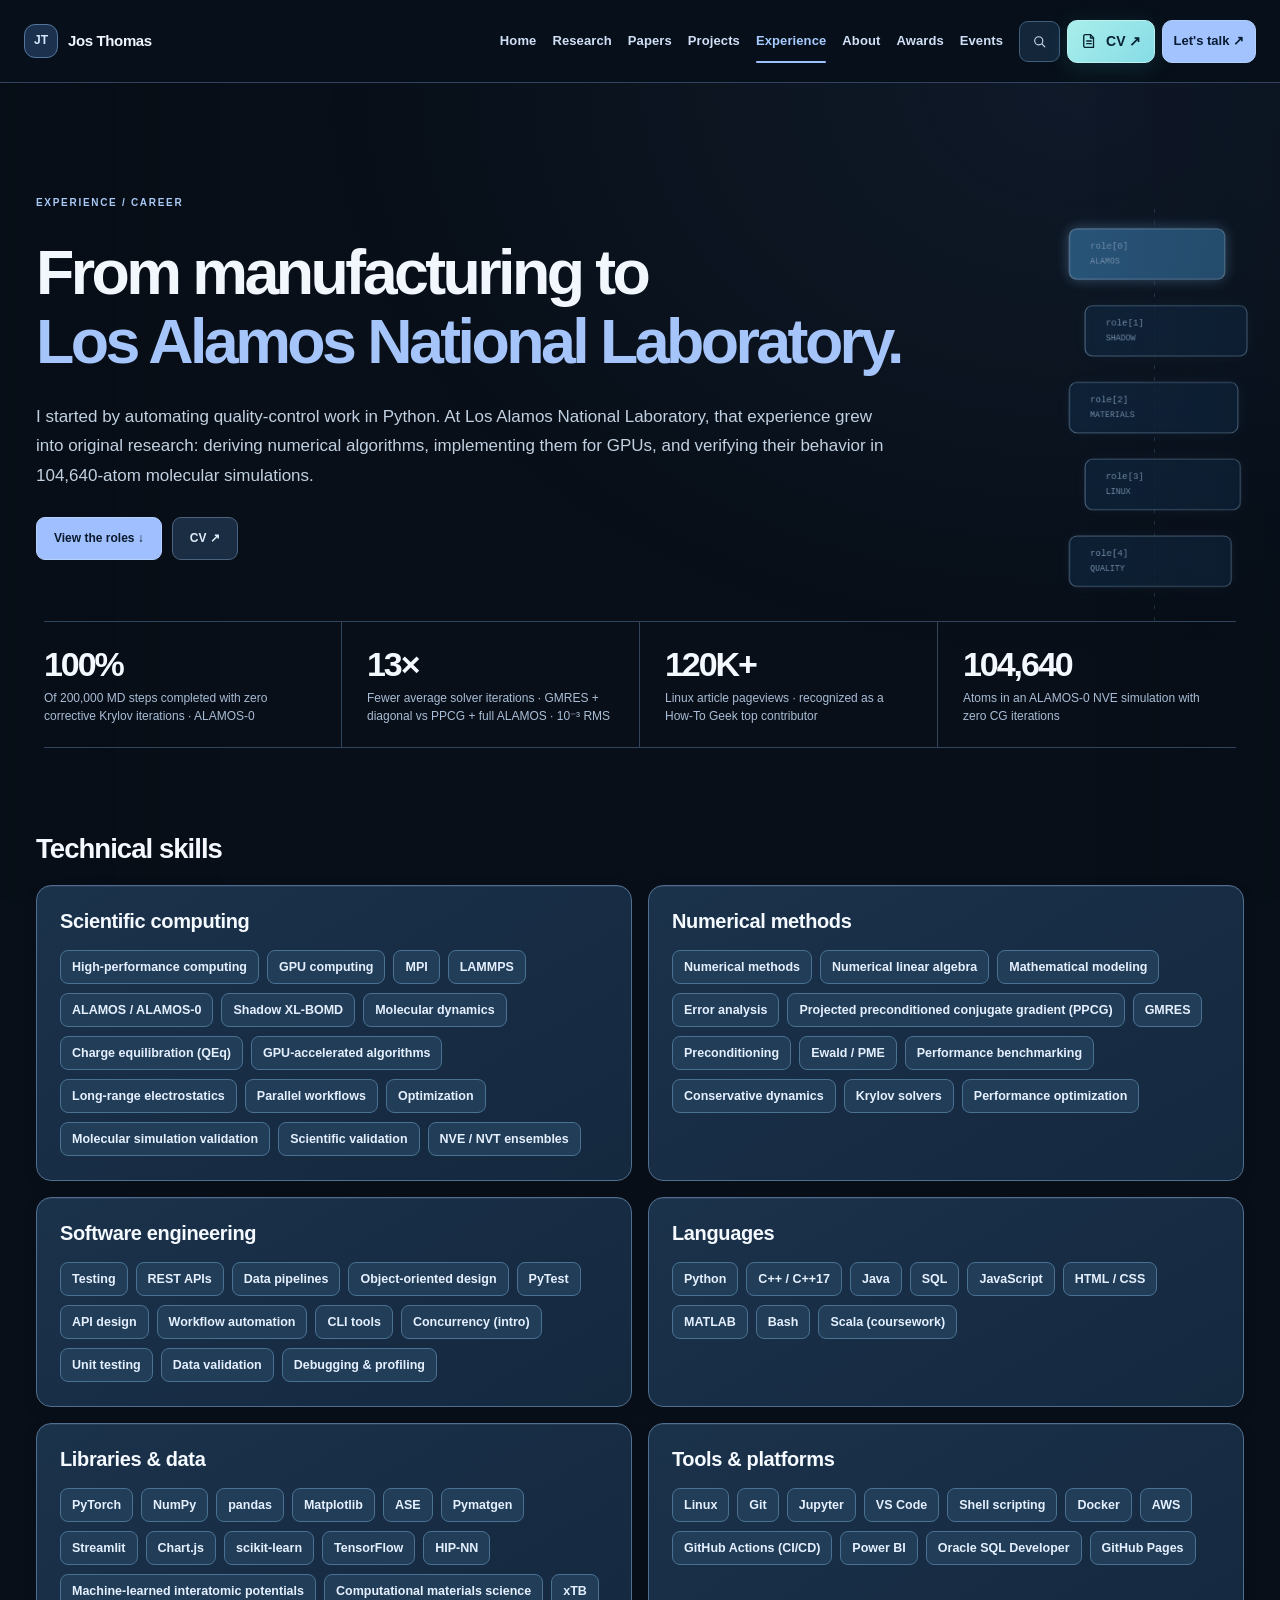
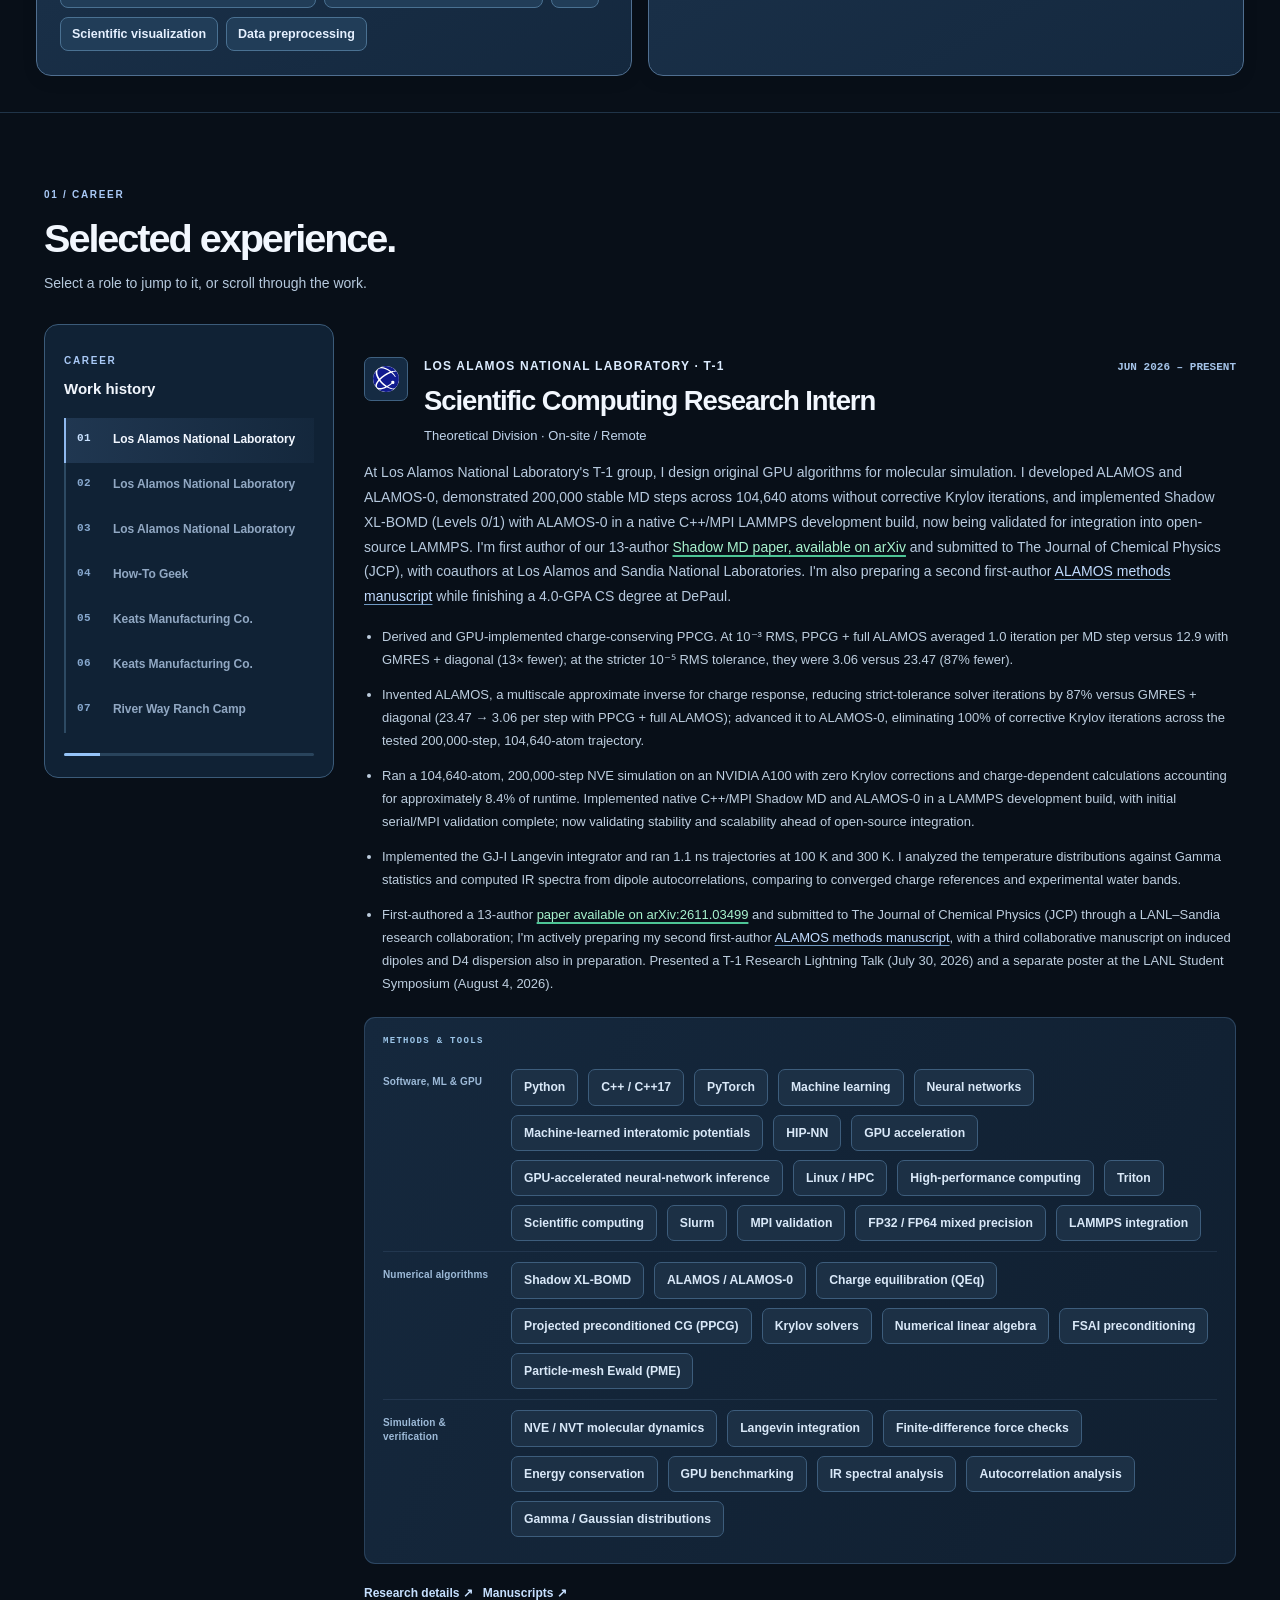
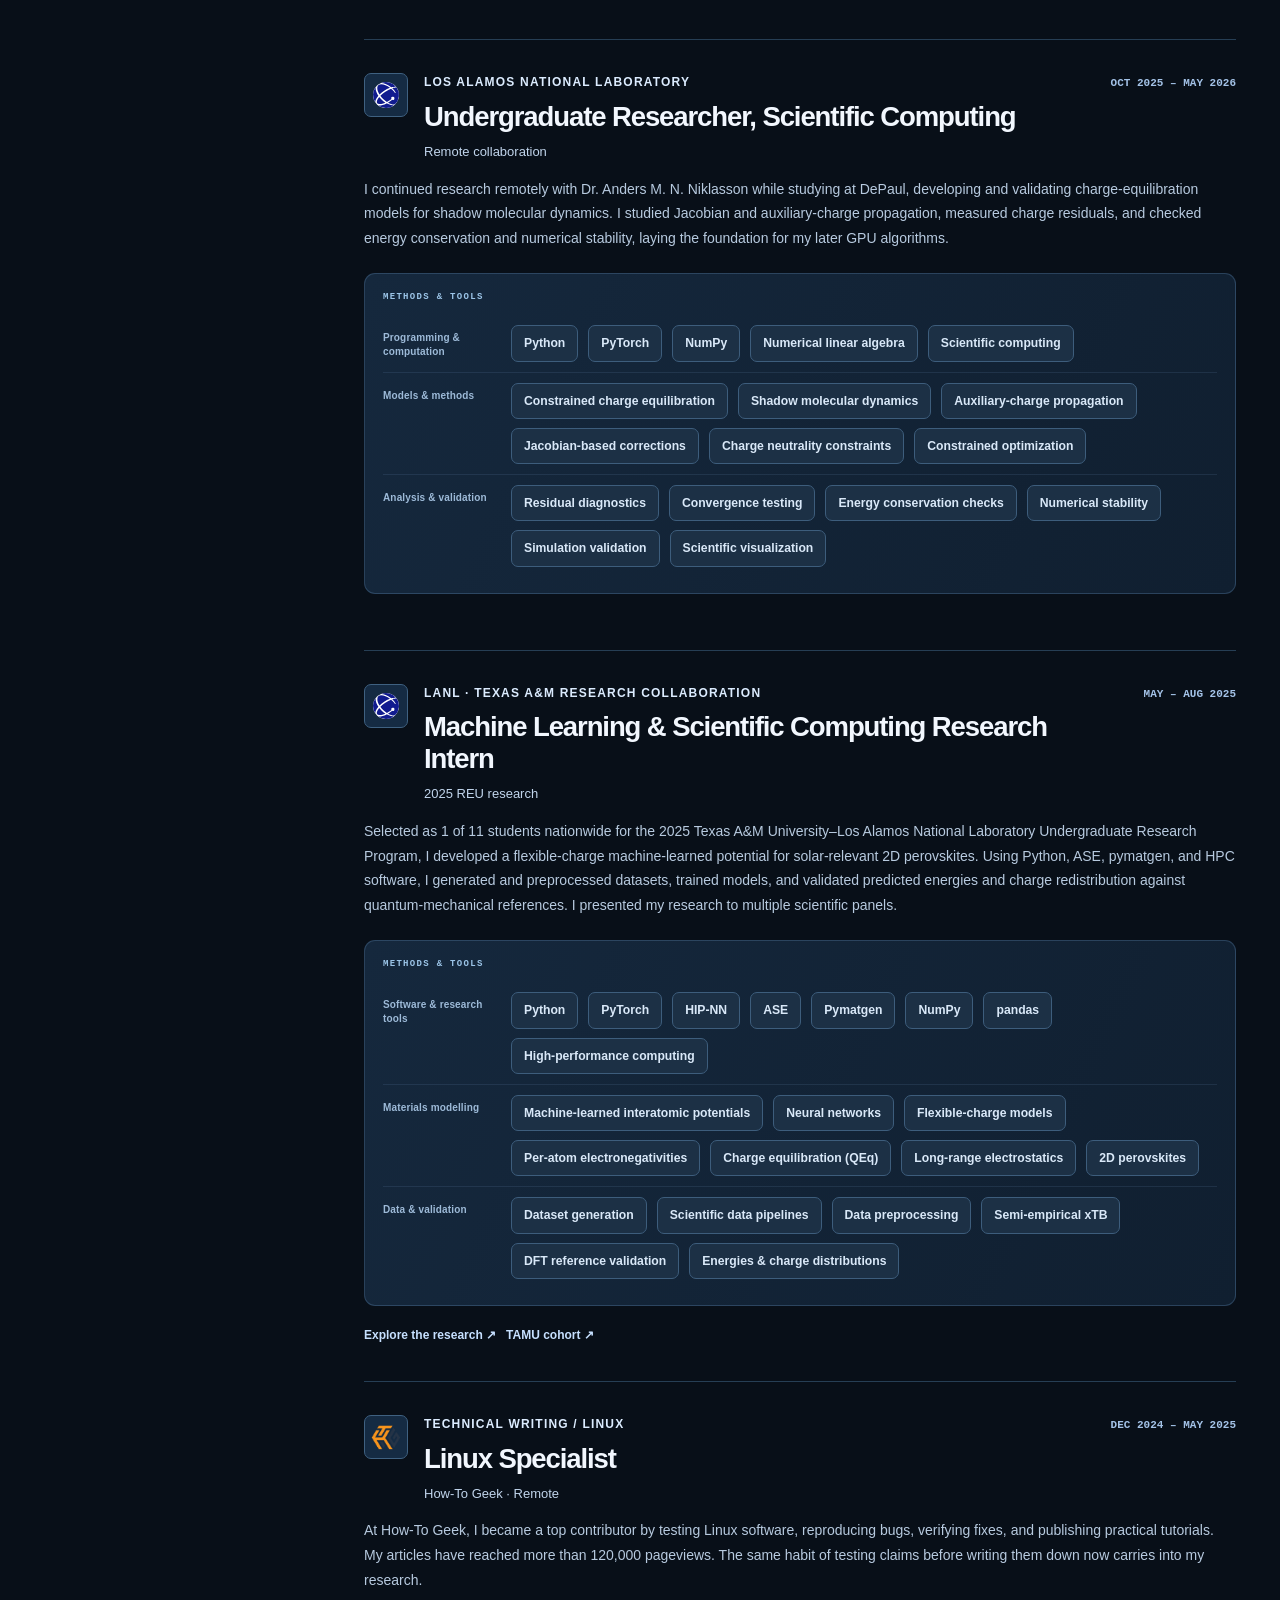
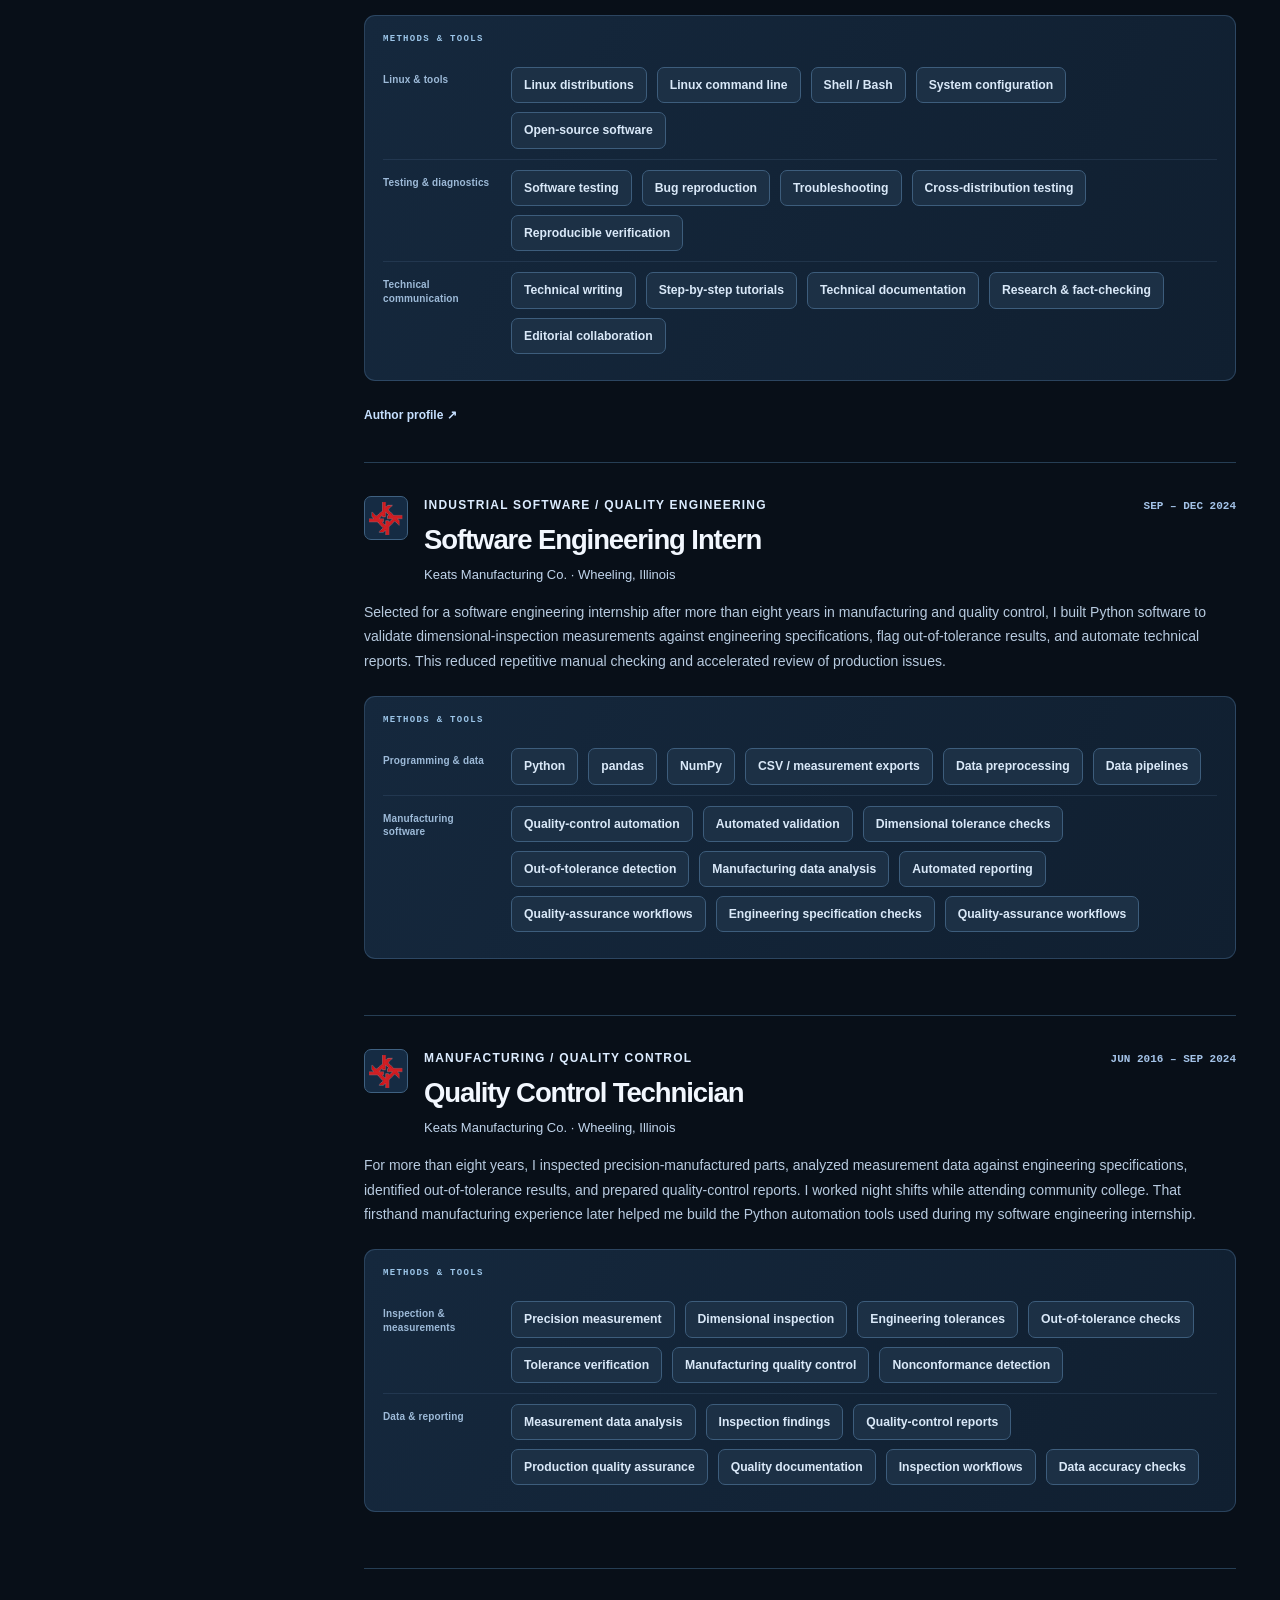
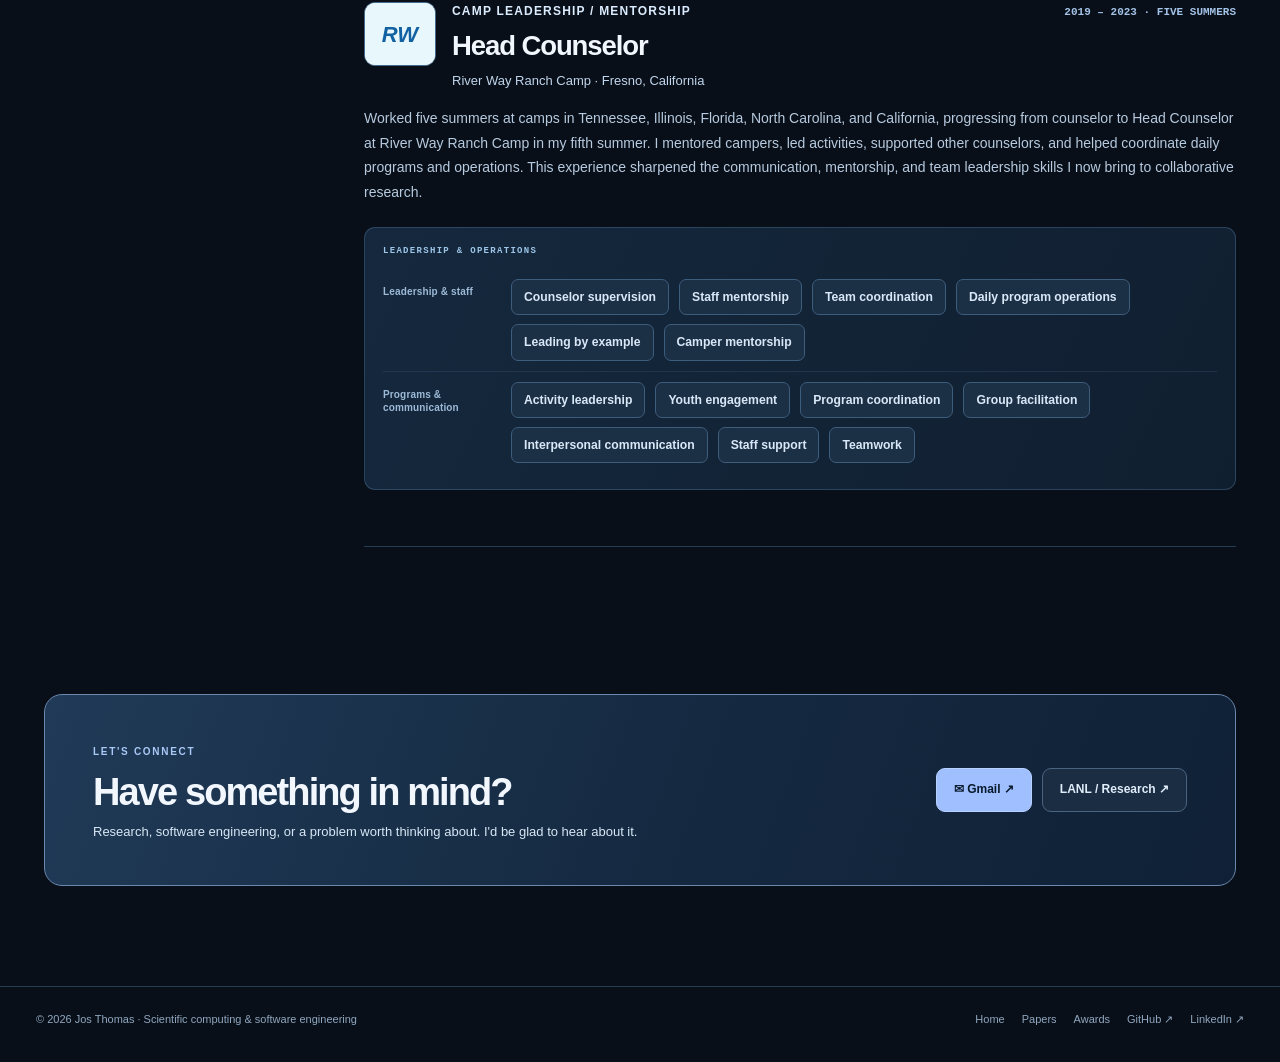
<file: experience.html>
<!DOCTYPE html>

<html lang="en"><head><link rel="canonical" href="https://jtcodes1.github.io/experience.html"/><meta charset="utf-8"/><meta content="width=device-width,initial-scale=1" name="viewport"/>
<meta content="dark" name="color-scheme"/><meta content="#080f18" name="theme-color"/><meta content="Scientific computing research at Los Alamos National Laboratory, including charge-conserving GPU algorithms, ALAMOS, native C++ LAMMPS, and statistical validation" name="description"/>
<title>Experience | Jos Thomas</title><style>/* Jos Thomas · secondary pages. The approved index.html does not load this stylesheet. */
:root{color-scheme:dark;--bg:#080f18;--bg2:#0c1622;--panel:#101e2d;--panel2:#15283b;--line:#314b65;--lineSoft:#263c53;--white:#f2f7fe;--body:#c3d1e1;--muted:#94abc6;--quiet:#728ba7;--blue:#a2c4ff;--sky:#6ca9f5;--cyan:#8fd9dd;--gold:#e7c88d;--green:#a5dac3;--max:1240px}
*{box-sizing:border-box}html{scroll-behavior:smooth;scroll-padding-top:90px}body{margin:0;background:var(--bg);color:var(--white);font-family:Inter,ui-sans-serif,-apple-system,BlinkMacSystemFont,"Segoe UI",sans-serif;-webkit-font-smoothing:antialiased;line-height:1.6}a{color:inherit;text-decoration:none}button,input,select{font:inherit}button{cursor:pointer}button:disabled{cursor:default;opacity:.65}img{max-width:100%}a:focus-visible,button:focus-visible,input:focus-visible,select:focus-visible{outline:2px solid var(--blue);outline-offset:3px}::selection{background:#608ac088;color:white}
.page-sheen{position:fixed;inset:0;z-index:-1;pointer-events:none;background:radial-gradient(ellipse 42% 35% at 5% 6%,rgba(70,112,173,.08),transparent),radial-gradient(ellipse 41% 31% at 91% 24%,rgba(61,105,158,.085),transparent)}
.skip{position:absolute;left:-9999px;top:6px;padding:9px 15px;background:#e5f2ff;color:#08121c;z-index:90}.skip:focus{left:12px}
.container{width:min(calc(100% - 72px),var(--max));margin:0 auto}.sub-header{position:sticky;top:0;z-index:60;background:rgba(8,15,24,.92);border-bottom:1px solid #293b50;backdrop-filter:blur(16px)}.nav-shell{display:flex;align-items:center;gap:32px;min-height:70px}.brand{display:flex;gap:10px;align-items:center;margin-right:auto;white-space:nowrap;font-size:14px;font-weight:780;letter-spacing:-.025em}.brand-mark{width:33px;height:33px;border:1px solid #4c6f9a;border-radius:10px;display:grid;place-items:center;font-size:12px;letter-spacing:0;color:#c1daff;background:#1a314c}.nav{display:flex;gap:clamp(10px,1.5vw,23px);align-items:center}.nav a{position:relative;font-size:12px;font-weight:650;color:#a9bbd1;transition:color .22s}.nav a:hover,.nav a.active{color:#f4f8fe}.nav a.active:after{content:"";position:absolute;left:0;right:0;height:2px;bottom:-24px;background:var(--blue);border-radius:3px}.nav .nav-papers{border:1px solid #526c8c;padding:7px 9px;border-radius:8px;color:#d3e4ff}.nav .nav-papers.active:after{display:none}.nav .nav-papers:hover{background:#1e3450}.head-action{background:#9ebeff;color:#0c1b2b;padding:10px 14px;font-size:12px;font-weight:800;border:1px solid #b5d0ff;border-radius:9px;white-space:nowrap}.head-action:hover{background:#c0d6ff}.menu-toggle{display:none;border:1px solid #415876;border-radius:8px;background:#14283e;color:#e1efff;padding:7px 10px}.progress{height:2px;background:linear-gradient(90deg,#78d2d1,#9bbdff);transform:scaleX(0);transform-origin:left}
.sub-main{overflow:clip}.sub-hero{padding:105px 0 85px;position:relative}.sub-hero .hero-grid{display:grid;grid-template-columns:minmax(0,1.13fr) minmax(320px,.87fr);align-items:center;gap:7%}.kicker,.eyebrow,.detail-index{font-size:10px;font-weight:840;letter-spacing:.17em;text-transform:uppercase;color:#a9c9f6}.kicker i{display:inline-block;width:7px;height:7px;margin-right:8px;border:1px solid #add7ea;transform:rotate(45deg);vertical-align:1px;background:#426e84}.sub-hero h1{font-size:clamp(46px,5.2vw,76px);line-height:1.075;letter-spacing:-.061em;margin:19px 0 22px;font-weight:780;max-width:900px}.sub-hero h1 em{font-style:normal;color:#a4c4fa}.sub-hero p{font-size:17px;line-height:1.72;color:#c1d0e1;max-width:665px;margin:0 0 27px}.hero-actions{display:flex;flex-wrap:wrap;gap:10px}.button{display:inline-flex;align-items:center;justify-content:center;gap:10px;padding:11px 17px;border-radius:9px;border:1px solid #4a6480;background:#1a2d43;color:#e1edfa;font-size:12px;font-weight:790;transition:background .18s,border-color .18s,transform .18s}.button:hover{border-color:#87a6d0;background:#243b55;transform:translateY(-2px)}.button.primary{background:#a0bfff;color:#091a2c;border-color:#b6d1ff}.button.primary:hover{background:#bfd6ff}.button.slim{padding:8px 12px}.hero-card{border:1px solid #557293;border-radius:18px;padding:23px 23px 17px;min-height:335px;background:linear-gradient(145deg,#183049,#102033);box-shadow:0 23px 70px rgba(3,10,19,.28),inset 0 1px 0 rgba(255,255,255,.05);position:relative;overflow:hidden}.hero-card::after{content:"";position:absolute;right:-60px;top:-60px;width:250px;height:250px;border-radius:50%;background:radial-gradient(circle,rgba(101,162,228,.12),transparent 65%);pointer-events:none}.hero-card-top{display:flex;align-items:center;justify-content:space-between;gap:12px;border-bottom:1px solid #3a5977;padding-bottom:14px;margin-bottom:18px}.hero-card-top span{font-size:10px;font-weight:790;letter-spacing:.10em;color:#b9d4f4}.status{display:inline-flex;align-items:center;gap:7px;color:#a4e0ce;font-size:10px}.status:before{content:"";width:5px;height:5px;background:#93d9c9;border-radius:50%;box-shadow:0 0 0 3px #8dd9bf19}.hero-footer{display:flex;gap:10px;align-items:center;justify-content:space-between;border-top:1px solid #38536c;padding-top:13px;margin-top:15px;color:#a9c3dc;font-size:11px}.hero-footer b{color:#e7f3ff}
.stats-ribbon{display:grid;grid-template-columns:repeat(3,minmax(0,1fr));border-top:1px solid #30445b;border-bottom:1px solid #30445b;margin:8px 0 60px}.stats-ribbon .stat{padding:22px 25px;border-right:1px solid #30445b}.stats-ribbon .stat:first-child{padding-left:0}.stats-ribbon .stat:last-child{border-right:0}.stats-ribbon strong{display:block;font-size:34px;line-height:1.2;letter-spacing:-.06em;color:#f4f8ff}.stats-ribbon small{display:block;color:#a9bdd6;font-size:12px;margin-top:4px;max-width:270px;line-height:1.5}
.page-section{padding:67px 0;position:relative;scroll-margin-top:72px}.page-section+ .page-section{border-top:1px solid #203448}.section-title{display:flex;justify-content:space-between;gap:24px;align-items:flex-end;margin-bottom:30px}.section-title h2{font-size:clamp(30px,3.1vw,46px);line-height:1.1;letter-spacing:-.052em;margin:11px 0 11px}.section-title p{max-width:660px;font-size:14px;color:#b6c9dd;margin:0}.micro-link{color:#c6e0ff;font-weight:780;font-size:12px;white-space:nowrap}.micro-link:hover{color:white}.section-no{font:750 11px ui-monospace,Menlo,monospace;color:#7c9fc7;white-space:nowrap}
.info-card,.detail-card{border:1px solid #3c5874;border-radius:14px;background:linear-gradient(155deg,#152739,#101e2d);padding:27px;position:relative;overflow:hidden}.info-card h3,.detail-card h3{margin:0 0 10px;font-size:20px;letter-spacing:-.025em}.info-card p,.detail-card p{margin:0;color:#b8cadd;font-size:13px;line-height:1.7}.info-card strong{color:#f5f8ff}.tag-row{display:flex;gap:7px;flex-wrap:wrap}.tag{font-size:10px;font-weight:660;color:#c5d6e9;padding:5px 8px;border:1px solid #3b556e;background:#1b2d40;border-radius:6px}.mono{font-family:ui-monospace,SFMono-Regular,Menlo,Consolas,monospace}.muted{color:var(--muted)}
.grid-2{display:grid;grid-template-columns:repeat(2,minmax(0,1fr));gap:18px}.grid-3{display:grid;grid-template-columns:repeat(3,minmax(0,1fr));gap:16px}.feature-layout{display:grid;grid-template-columns:.87fr 1.13fr;gap:20px;align-items:stretch}.feature-layout.reverse{grid-template-columns:1.13fr .87fr}.feature-layout>*{min-width:0}
.inset-panel{background:#0a192a;border:1px solid #405e7d;border-radius:12px;padding:18px}.inset-panel header{display:flex;justify-content:space-between;align-items:center;margin-bottom:16px}.inset-panel header strong{font-size:12px;color:#e8f3ff}.inset-panel header span{font-size:9px;color:#93b3d7;letter-spacing:.1em;font-weight:780}
[data-reveal]{opacity:0;transform:translateY(26px);transition:transform .75s cubic-bezier(.2,.7,.2,1),opacity .75s}[data-reveal].visible{opacity:1;transform:translateY(0)}
/* Dedicated footer */
.page-contact{padding:80px 0 100px}.contact-panel{display:grid;grid-template-columns:1fr auto;gap:28px;align-items:center;border:1px solid #6b88af;border-radius:18px;background:linear-gradient(110deg,#203a57,#14283f 58%,#102137);padding:42px 48px}.contact-panel h2{font-size:38px;line-height:1.13;letter-spacing:-.05em;margin:8px 0 8px}.contact-panel p{font-size:13px;color:#d7e7f5;margin:0;max-width:620px}.site-footer{border-top:1px solid #293d50;padding:24px 0 34px;color:#90a7c0;font-size:11px}.footer-row{display:flex;align-items:center;gap:22px;justify-content:space-between}.footer-links{display:flex;gap:17px;flex-wrap:wrap}.footer-links a:hover{color:#e7f4ff}
/* Shared small command/search modal. */
.cmd-overlay[hidden]{display:none}.cmd-overlay{position:fixed;inset:0;background:#020710bd;z-index:90;display:grid;place-items:start center;padding-top:15vh;backdrop-filter:blur(6px)}.cmd-box{width:min(560px,calc(100vw - 32px));background:#102034;border:1px solid #6589b0;border-radius:14px;box-shadow:0 28px 90px #000a;overflow:hidden}.cmd-header{border-bottom:1px solid #38536e;padding:14px 17px}.cmd-header input{width:100%;background:transparent;border:0;color:white;outline:none;font-size:15px}.cmd-results{padding:8px;max-height:420px;overflow:auto}.cmd-results a{display:flex;align-items:center;justify-content:space-between;padding:12px;border-radius:8px;color:#cbdcf1;font-size:13px}.cmd-results a:hover,.cmd-results a:focus{background:#253e59;color:white}.cmd-results span{font-size:10px;color:#91abc7}
/* Research: solver and method explorer */
.research-glow{background:radial-gradient(ellipse at 85% 0%,#4f95db18,transparent 45%)}.equation-stack{display:flex;flex-direction:column;gap:10px;padding:12px 4px;position:relative}.equation-row{display:grid;grid-template-columns:46px 1fr auto;align-items:center;gap:10px;font-size:12px;color:#afc5df}.equation-row .step{font-family:ui-monospace,Menlo,monospace;font-size:10px;color:#8bb5dd}.equation-row .work-bar{display:block;height:7px;border-radius:10px;background:linear-gradient(90deg,#78d6d3,#a7c7ff);transition:width .55s}.equation-row:nth-child(2) .work-bar{background:linear-gradient(90deg,#78aacd,#c8dbff)}.equation-row:nth-child(3) .work-bar{background:linear-gradient(90deg,#5f83b0,#8abde7)}.equation-row strong{color:#e8f4ff;font-size:11px}.lab-shell{border:1px solid #527396;border-radius:16px;background:linear-gradient(145deg,#162f46,#11243a);padding:22px}.method-switch{display:grid;grid-template-columns:repeat(3,1fr);gap:8px;margin:14px 0 20px}.method-switch button{border:1px solid #496787;background:#152c44;color:#d1e0f4;padding:11px 6px;border-radius:8px;font-weight:730;font-size:12px}.method-switch button.active{background:#a1c0ff;color:#0a1b2d;border-color:#c4d8ff}.lab-chart{display:block;width:100%;height:230px;border:1px solid #304c66;border-radius:10px;background:#0b1d30}.method-note{display:grid;grid-template-columns:1.2fr .8fr;gap:14px;margin-top:15px}.method-note div{padding:12px;border:1px solid #365674;background:#10243b;border-radius:9px}.method-note small{font-size:9px;font-weight:750;letter-spacing:.09em;color:#97b5d7;display:block}.method-note strong{font-size:14px;color:#f2f7ff}.method-note p{margin-top:5px;font-size:11px;color:#aebfd3;line-height:1.55}.range-row{display:flex;align-items:center;gap:18px;flex-wrap:wrap;padding:17px 0 4px}.range-row label{font-size:11px;color:#adc6e1;font-weight:700}.range-row input[type=range]{accent-color:#a2c4ff;width:clamp(130px,28vw,280px)}.range-row output{font-size:15px;color:#f3f8ff;font-weight:800}.range-row small{font-size:10px;color:#9cb8d6}.fact-strip{display:flex;gap:18px;flex-wrap:wrap;margin-top:15px}.fact-strip>span{font-size:10px;color:#adc2dc;border-left:2px solid #6c9dce;padding-left:9px}.vertical-case{border-left:1px solid #35516e;padding-left:24px;margin-left:10px;display:grid;gap:26px}.vertical-case article{position:relative}.vertical-case article:before{content:"";position:absolute;width:8px;height:8px;border:1px solid #a3c9f6;background:#173b59;border-radius:50%;left:-29px;top:8px}.vertical-case h3{font-size:18px;letter-spacing:-.028em;margin:0 0 7px}.vertical-case p{font-size:13px;color:#b3c6d9;margin:0 0 10px}.paper-list{display:grid;gap:12px}.paper-row{display:grid;grid-template-columns:46px 1fr auto;gap:22px;align-items:center;border:1px solid #405a77;background:#15283b;border-radius:12px;padding:19px 21px}.paper-row .number{font:750 19px ui-monospace,Menlo,monospace;color:#8fafd3}.paper-row h3{font-size:17px;margin:0 0 4px}.paper-row p{font-size:12px;color:#b3c6dc;margin:0}.paper-state{white-space:nowrap;font-size:11px;color:#b9d6f5;border:1px solid #466787;border-radius:7px;padding:7px 9px}
/* Projects: interactive demo panels */
.projects-glow{background:radial-gradient(ellipse at 85% 0%,#6ac6b010,transparent 46%)}.ide-display{border-radius:12px;background:#0b1929;border:1px solid #385775;overflow:hidden}.ide-title{display:flex;align-items:center;gap:7px;border-bottom:1px solid #2f4862;padding:11px 14px;font:700 10px ui-monospace,Menlo,monospace;color:#bed8f5}.traffic{display:flex;gap:5px}.traffic i{height:7px;width:7px;border-radius:50%;background:#e18190}.traffic i:nth-child(2){background:#dfba80}.traffic i:nth-child(3){background:#7fd8ac}.code-rows{font:12px/1.75 ui-monospace,SFMono-Regular,Menlo,monospace;padding:20px;color:#c7d9ea;white-space:pre-wrap}.code-rows .syntax-cyan{color:#8bdad6}.code-rows .syntax-blue{color:#a8caff}.code-rows .syntax-gold{color:#ebc68b}.pipeline-strip{display:grid;grid-template-columns:repeat(3,1fr);gap:10px;margin-top:13px}.pipeline-strip .node{padding:9px 12px;text-align:center;border:1px solid #3c6081;border-radius:7px;background:#14314a;font:710 10px ui-monospace,Menlo,monospace;color:#bed7ef}.pipeline-strip .node.active{background:#2b5274;color:white}.project-feature{display:grid;grid-template-columns:.85fr 1.15fr;gap:22px;border:1px solid #456788;background:linear-gradient(145deg,#182c42,#122137);padding:25px;border-radius:16px;margin:19px 0}.project-feature h2{font-size:31px;margin:10px 0;line-height:1.2;letter-spacing:-.04em}.project-feature p{font-size:13px;color:#bacadf;margin:0 0 16px;line-height:1.7}.project-feature .tag-row{margin-bottom:16px}.project-actions{display:flex;gap:9px;flex-wrap:wrap}.demo-frame{padding:16px;border:1px solid #426482;border-radius:12px;background:#0b1e31;min-height:280px}.demo-top{display:flex;align-items:center;justify-content:space-between;border-bottom:1px solid #395775;padding-bottom:10px;margin-bottom:14px;font:700 10px ui-monospace,Menlo,monospace;color:#bed7f4}.demo-screen h3{font-size:18px;margin:3px 0 5px}.demo-screen small{font-size:10px;color:#abc2db}.demo-metric{display:flex;justify-content:space-between;gap:8px;align-items:center}.demo-metric b{display:block;color:#f5f9ff;font-size:31px;letter-spacing:-.06em;line-height:1.2}.spark-canvas{width:100%;height:84px;display:block}.demo-stat-row{display:grid;grid-template-columns:repeat(3,1fr);gap:7px;margin:10px 0}.demo-stat-row>div{border:1px solid #355a73;border-radius:7px;background:#173148;padding:8px;font-size:9px;color:#a9cadd}.demo-stat-row b{display:block;color:#f2f7fb;font-size:12px}.demo-form{display:flex;gap:7px;flex-wrap:wrap;margin-top:13px}.demo-form input,.demo-form select{border:1px solid #446381;background:#10283f;color:#ebf4ff;border-radius:7px;padding:8px 9px;min-width:0;font-size:11px}.demo-form input[type=number]{width:88px}.demo-form input[type=text]{flex:1;min-width:115px}.demo-form button{border:1px solid #8faee0;background:#9cbcf4;color:#0a1929;border-radius:7px;font-weight:780;padding:8px 11px;font-size:11px}.demo-result{padding:9px 0 0;font-size:10px;color:#c5ddf3;min-height:30px}.weather-display{display:grid;grid-template-columns:1fr auto;gap:12px;align-items:center}.weather-display .weather-temp{font-size:40px;letter-spacing:-.07em;font-weight:800;line-height:1.0}.weather-symbol{font-size:45px;line-height:1;filter:drop-shadow(0 8px 15px #07152550)}.weather-hours{display:grid;grid-template-columns:repeat(4,1fr);gap:6px;margin:13px 0}.weather-hours span{border:1px solid #426280;border-radius:6px;padding:8px 4px;text-align:center;font:650 10px ui-monospace,Menlo,monospace;background:#163149;color:#c5d8f1}.terminal-display{background:#081624;border:1px solid #365471;border-radius:8px;min-height:162px;padding:13px;font:11.5px/1.8 ui-monospace,Menlo,monospace;color:#d4e4f7}.terminal-display .prompt{color:#92d6df}.terminal-display .str{color:#f0c687}.terminal-display .ok{color:#96daba}.terminal-display .dim{color:#8ca8c3}.project-filter{display:flex;gap:8px;flex-wrap:wrap;margin-bottom:26px}.project-filter button,.honors-filter button{padding:9px 15px;border:1px solid #3e5873;border-radius:20px;color:#bbcee4;background:#142338;font-size:11px;font-weight:730}.project-filter button.active,.honors-filter button.active{background:#a1c1fd;border-color:#a1c1fd;color:#0d1e31}.filter-card[hidden]{display:none!important}
/* Experience: sticky trace and timeline */
.timeline-glow{background:radial-gradient(ellipse at 84% 10%,#648bdd16,transparent 50%)}.timeline-layout{display:grid;grid-template-columns:315px 1fr;gap:65px;align-items:start}.timeline-rail{position:sticky;top:100px;border:1px solid #3b5b79;background:#102235;padding:23px;border-radius:14px}.timeline-rail h3{font-size:15px;margin:5px 0 17px}.timeline-rail a{display:flex;align-items:center;gap:13px;color:#91a8c3;font:700 11px ui-monospace,Menlo,monospace;padding:12px 8px;border-left:2px solid #2d4a63}.timeline-rail a.active,.timeline-rail a:hover{color:#ebf4ff;background:#1b314a;border-color:#8fb9ef}.timeline-rail a span{color:#7399c3;font-size:10px}.timeline-rail .trace-meter{height:3px;background:#29445c;border-radius:4px;margin-top:20px;overflow:hidden}.timeline-rail .trace-meter span{display:block;height:100%;width:10%;background:#95c4f8;transition:width .35s}.timeline-item{padding:33px 0 36px;border-bottom:1px solid #263e54;scroll-margin-top:105px}.timeline-item:first-child{padding-top:4px}.timeline-item header{display:flex;justify-content:space-between;gap:20px;align-items:start}.timeline-item h2{font-size:26px;line-height:1.2;letter-spacing:-.04em;margin:9px 0}.timeline-item .org{font-size:13px;color:#c1d5ec}.timeline-item .period{font:740 11px ui-monospace,Menlo,monospace;color:#a4c3e8;white-space:nowrap}.timeline-item p{font-size:13px;color:#b7cadf;line-height:1.78;max-width:780px}.timeline-item ul{display:grid;gap:11px;margin:16px 0;padding-left:18px;color:#bdcedf;font-size:12px;line-height:1.7}.org-logo{width:38px;height:38px;object-fit:contain;border-radius:7px;background:#152b43;padding:3px;border:1px solid #3f6181;flex:none}.timeline-title-logo{display:flex;align-items:center;gap:14px}.timeline-group{display:flex;gap:8px;align-items:center;color:#aac4e0;font-size:10px;text-transform:uppercase;letter-spacing:.1em;font-weight:760}
/* About: editorial chapters with sticky progress */
.about-glow{background:radial-gradient(ellipse 48% 34% at 15% 15%,#7799c018,transparent 55%)}.about-layout{display:grid;grid-template-columns:1fr 220px;gap:50px;align-items:start}.about-chapter{padding:33px 0 65px;border-top:1px solid #294259;scroll-margin-top:95px;min-height:265px}.about-chapter h2{font-size:37px;margin:10px 0 14px;letter-spacing:-.046em;line-height:1.18}.about-chapter p{color:#bdcfe3;font-size:15px;line-height:1.9;max-width:740px}.about-chapter strong{color:#f1f6fd}.chapter-index{position:sticky;top:105px;border-left:1px solid #385572;padding-left:18px;display:grid;gap:7px}.chapter-index a{font-size:11px;color:#8babc8;padding:9px 3px;border-left:2px solid transparent;margin-left:-20px;padding-left:18px}.chapter-index a.active{color:#e4f1ff;border-color:#99bdf3;background:#152942}.interest-cards{display:grid;grid-template-columns:repeat(3,minmax(0,1fr));gap:12px}.interest-card{border:1px solid #435b77;background:#15283b;border-radius:12px;padding:20px}.interest-card strong{font-size:13px}.interest-card p{font-size:11px;color:#b0c5d8;margin:7px 0 0}
/* Honors: chip + editorial awards */
.honors-glow{background:radial-gradient(ellipse at 12% 7%,#be914b13,transparent 41%)}.honors-hero-card{border:1px solid #81704f;background:radial-gradient(circle at 88% 18%,rgba(230,187,115,.10),transparent 43%),linear-gradient(130deg,#302e32,#172134 74%);border-radius:18px;padding:29px;position:relative;min-height:335px;overflow:hidden}.honors-hero-card .gold{color:#efcd91}.honors-hero-card h2{font-size:31px;letter-spacing:-.045em;margin:15px 0 8px}.honors-hero-card .big-stat{font-size:80px;line-height:1;letter-spacing:-.075em;font-weight:790;color:#ffdd9e;margin:11px 0 8px}.honors-hero-card p{font-size:12px;color:#e6d9c6;margin:0;max-width:330px}.chip-art{position:absolute;right:7%;top:12%;width:120px;height:120px;transform:rotate(-9deg);opacity:.48;pointer-events:none}.chip-art .chip-core{position:absolute;inset:28px;border:1px solid #e2bc7d;border-radius:10px;background:#b8934c15;box-shadow:0 0 0 7px #e2bc7d0e}.chip-art:before,.chip-art:after{content:"";position:absolute;inset:5px;border:1px dashed #b9a079;border-radius:8px}.chip-art:after{inset:15px;border-style:solid;opacity:.6}.award-grid{display:grid;grid-template-columns:repeat(2,minmax(0,1fr));gap:14px}.award-tile{border:1px solid #415d7a;border-radius:13px;padding:25px;background:linear-gradient(145deg,#192b3d,#122133);position:relative;transition:border-color .2s,transform .25s}.award-tile:hover{border-color:#829fc5;transform:translateY(-3px)}.award-tile h3{font-size:19px;margin:10px 0 8px;letter-spacing:-.024em;padding-right:44px}.award-tile p{font-size:12px;color:#c1cfdf;max-width:460px;margin:0}.award-icon{position:absolute;right:18px;top:18px;height:36px;width:48px;display:flex;align-items:center;justify-content:center}.award-icon img{max-height:33px;max-width:45px;object-fit:contain}.award-icon.mono-mark{font-size:15px;font-weight:850;color:#e2c688;font-family:Georgia,serif}.honors-filter{display:flex;gap:8px;flex-wrap:wrap;margin-bottom:22px}.chip-trace{display:grid;grid-template-columns:repeat(7,1fr);gap:7px;margin:12px 0 5px}.chip-trace span{display:block;height:5px;border-radius:7px;background:#28435d;position:relative;transition:background .4s}.chip-trace span.active{background:#83b1e2;box-shadow:0 0 14px #80a8cf33}.award-mini{font-size:10px;color:#9fc4e4;text-transform:uppercase;letter-spacing:.12em;font-weight:790}
/* Screens */
@media(max-width:1140px){.nav{gap:12px}.container{width:min(calc(100% - 48px),var(--max))}.sub-hero .hero-grid{gap:40px}.timeline-layout{gap:32px}.paper-row{grid-template-columns:38px 1fr auto}}
@media(max-width:920px){.nav-shell{min-height:64px}.nav{display:none;position:absolute;left:0;right:0;top:65px;background:#0b1725;border-bottom:1px solid #324e6a;padding:17px 24px 22px;flex-wrap:wrap;gap:17px;box-shadow:0 18px 30px #0007}.nav.open{display:flex}.nav a.active:after{bottom:-5px}.menu-toggle{display:block}.nav-shell{gap:13px}.head-action{margin-left:auto}.sub-hero{padding:75px 0 64px}.sub-hero .hero-grid{grid-template-columns:1fr}.hero-card{max-width:680px}.timeline-layout{grid-template-columns:1fr}.timeline-rail{position:relative;top:auto;display:flex;flex-wrap:wrap;gap:6px;align-items:center}.timeline-rail h3,.timeline-rail .trace-meter{display:none}.timeline-rail a{border:1px solid #3e5b77;border-radius:8px;padding:8px 10px}.timeline-rail a.active{border-color:#99b8da}.about-layout{grid-template-columns:1fr}.chapter-index{order:-1;position:relative;top:auto;border:0;display:flex;flex-wrap:wrap;padding:0;gap:7px}.chapter-index a{margin:0;padding:8px 9px;border:1px solid #375573;border-radius:8px}.chapter-index a.active{border-color:#99bdf3}}
@media(max-width:640px){.container{width:calc(100% - 32px)}.brand{font-size:12px}.brand-mark{width:30px;height:30px}.head-action{padding:8px 10px;font-size:10px}.sub-hero h1{font-size:47px}.sub-hero p{font-size:15px}.stats-ribbon{grid-template-columns:1fr 1fr}.stats-ribbon .stat:nth-child(2){border-right:0}.stats-ribbon .stat:nth-child(3){border-top:1px solid #30445b}.stats-ribbon strong{font-size:28px}.stats-ribbon .stat{padding:14px 11px}.page-section{padding:48px 0}.section-title{align-items:start}.section-title h2{font-size:33px}.grid-2,.grid-3,.feature-layout,.feature-layout.reverse,.project-feature,.method-note,.paper-row,.contact-panel,.award-grid{grid-template-columns:1fr}.paper-row{gap:9px}.paper-state{justify-self:start}.contact-panel{padding:27px}.contact-panel h2{font-size:32px}.footer-row{display:block}.footer-links{margin-top:12px}.project-feature{padding:16px}.project-feature h2{font-size:27px}.interest-cards{grid-template-columns:1fr}.awards-hero-card{padding:18px}.honors-hero-card .big-stat{font-size:65px}.chip-art{opacity:.22}.award-tile{padding:20px}.stat:last-child{border-right:0}.range-row input[type=range]{width:100%;flex:1}.hero-card{padding:18px}}
@media(prefers-reduced-motion:reduce){html{scroll-behavior:auto}[data-reveal]{opacity:1!important;transform:none!important;transition:none!important}*,*:before,*:after{animation-duration:.001ms!important;animation-iteration-count:1!important;transition-duration:.001ms!important}}

/* Unique research scroll trace and header command affordance. */
.search-toggle{border:1px solid #37506d;background:#13253a;color:#aec7e4;border-radius:8px;padding:9px 10px;font:720 11px ui-monospace,Menlo,monospace;white-space:nowrap}.search-toggle:hover{background:#213b55;color:white}
.research-spine{position:fixed;top:50%;right:17px;transform:translateY(-50%);display:flex;align-items:center;gap:12px;z-index:5;pointer-events:none;opacity:.85}.spine-caption{writing-mode:vertical-rl;transform:rotate(180deg);font:740 9px ui-monospace,Menlo,monospace;letter-spacing:.13em;color:#7190b2}.spine-track{width:2px;height:246px;background:#254158;border-radius:6px;display:flex;flex-direction:column;justify-content:space-between;align-items:center;position:relative}.spine-track i{position:relative;display:block;width:7px;height:7px;flex:0 0 7px;border-radius:50%;background:#35506b;border:1px solid #58789c;z-index:2;transition:background .35s,box-shadow .35s}.spine-track i.active{background:#add4fc;border-color:#c6e5ff;box-shadow:0 0 13px #7fafe47d}.spine-fill{position:absolute;top:0;left:0;width:2px;height:0;background:#91bde8;transition:height .55s ease;z-index:1}
@media(max-width:1280px){.research-spine{display:none}}
@media(max-width:640px){.search-toggle{display:none}}

.anchor-compat{position:relative;display:block;height:0;top:-86px;pointer-events:none}
</style><style>/* V2: cinematic, CS-specific scenes for SECONDARY pages ONLY. Never loaded by the homepage. */
:root{--cine-p:0;--cine-r:0;--cine-stage:0}
.sub-header .nav-shell{gap:clamp(12px,1.4vw,24px)}
.sub-header .nav{gap:clamp(9px,1.1vw,17px)}
.sub-header .nav a{font-weight:610}
.sub-header .nav a[href*="#publications"]{border:0!important;background:none!important;padding:0!important;border-radius:0!important;color:#acc1d9!important;box-shadow:none!important}
.sub-header .nav a[href*="#publications"]:hover{color:#f6fbff!important}
.sub-header .head-action{font-size:11px;padding:8px 12px;border-radius:8px;box-shadow:none}
.sub-header .search-toggle{display:inline-flex;align-items:center;gap:7px;padding:7px 10px;min-width:78px;justify-content:center;background:#132237;color:#c8d9ef;border:1px solid #45617f;letter-spacing:normal;font-family:inherit;font-size:11px}
.sub-header .search-toggle:hover{background:#213951;border-color:#88ace0}
.sub-header .search-toggle svg{flex:none}
@media(max-width:1100px){.sub-header .nav-shell{gap:10px}.sub-header .nav{gap:10px}.sub-header .search-toggle{min-width:35px;padding:8px}.sub-header .search-toggle span{display:none}}
@media(max-width:850px){.sub-header .search-toggle{display:inline-flex}.sub-header .nav{background:#0c1726;z-index:80}}

/* A single lightweight decorative layer, updated on scroll rather than repainting a GPU canvas. */
.cine-layer{position:fixed;inset:0;z-index:0;pointer-events:none;overflow:hidden;contain:layout style paint;opacity:.68}
.sub-main,.site-footer{position:relative;z-index:1}
.cine-scene{position:absolute;display:flex;align-items:center;justify-content:center;will-change:transform,opacity;opacity:.62;transition:transform 1.05s cubic-bezier(.14,.72,.18,1),opacity 1.05s ease}
.cine-scene svg{width:100%;height:100%;overflow:visible;filter:drop-shadow(0 0 17px #33577d25)}
.cine-scene path,.cine-scene line,.cine-scene circle,.cine-scene rect{vector-effect:non-scaling-stroke}
.cine-meta{position:absolute;bottom:3%;font:700 9px/1.5 ui-monospace,SFMono-Regular,Menlo,monospace;color:#668cac;letter-spacing:.15em}
.cine-meta b{display:block;font-size:10px;color:#a5c9eb;margin-bottom:4px}
.cine-scene .svg-line{fill:none;stroke:#7eaed9;stroke-width:1;opacity:.48}
.cine-scene .svg-cyan{stroke:#82d6d5}
.cine-scene .svg-gold{stroke:#e5bd81}
.cine-scene .svg-dot{fill:#a9d2fb}
.cine-layer .cine-top-fade{position:absolute;inset:0;background:linear-gradient(90deg,#080f18 0%,transparent 18%,transparent 85%,#080f18 100%);opacity:.16}
.cine-scene .svg-signal{filter:drop-shadow(0 0 6px #b8e1ffb0)}

/* RESEARCH: residual curves squeeze into a converged charge constraint. */
.page-research .cine-scene{left:-100px;top:14%;width:clamp(240px,35vw,550px);height:76vh;transform:translateY(calc(var(--cine-p)*-12vh)) rotate(calc(var(--cine-p)*-8deg))}
.page-research .cine-scene .residual-path{fill:none;stroke:#759ec8;stroke-width:1;stroke-dasharray:540;stroke-dashoffset:calc(540px - var(--cine-r)*540px);transition:stroke-dashoffset .6s ease}
.page-research .cine-scene .residual-path:nth-child(3n){stroke:#7dd6d2}
.page-research .cine-scene .trace-dot{transform:translateX(calc(var(--cine-r)*140px));transition:transform .72s ease}
.page-research .cine-meta{left:50px}
.page-research .lab-shell[data-reveal].visible{box-shadow:0 18px 65px #174a7c24,inset 0 1px 0 #ffffff08}
.page-research .equation-row .work-bar{transition:width .8s cubic-bezier(.2,.75,.1,1)}

/* PROJECTS: chip pipeline with staged compilation and active data routes. */
.page-projects .cine-scene{right:-45px;top:9%;width:clamp(175px,23vw,350px);height:82vh;transform:translateY(calc(var(--cine-p)*-8vh)) rotate(calc(var(--cine-stage)*2deg))}
.page-projects .cine-scene svg .trace-route{fill:none;stroke:#7fb8e0;stroke-width:1.35;stroke-dasharray:450;stroke-dashoffset:calc(450px - var(--cine-p)*350px);transition:stroke-dashoffset .7s ease}
.page-projects .cine-scene svg .route-node{fill:#0c2134;stroke:#94b7de;stroke-width:1.2;transition:fill .6s,filter .6s}
.page-projects .cine-scene svg .route-node[data-active="true"]{fill:#4382c0;filter:drop-shadow(0 0 6px #81c9f990)}
.page-projects .hero-card .pipeline-strip .node{transition:transform .65s ease,background .65s,border-color .65s}
.page-projects .hero-card .pipeline-strip .node.active{transform:translateY(-2px);border-color:#9bd1f5}
.page-projects .project-feature{position:relative;overflow:hidden;isolation:isolate;transition:border-color .6s,box-shadow .6s}
.page-projects .project-feature.cine-active{border-color:#7fa4c8;box-shadow:0 12px 70px #1b5e9325}
.page-projects .project-feature:before{content:"";position:absolute;inset:0;pointer-events:none;background:radial-gradient(ellipse 55% 80% at 85% 50%,#77b4e709,transparent);opacity:0;transition:opacity 1s}
.page-projects .project-feature.cine-active:before{opacity:1}

/* Experience: a stack of execution frames passes the viewport like a traced function call. */
.page-experience .cine-scene{right:-40px;top:14%;width:clamp(200px,29vw,425px);height:74vh;transform:translateY(calc(var(--cine-p)*-9vh)) rotate(calc(var(--cine-p)*3deg))}
.page-experience .cine-scene .frame-cell{fill:#122d48;stroke:#90badf;stroke-width:1;transform-box:fill-box;transform-origin:center;transition:transform .85s cubic-bezier(.2,.7,.2,1),fill .55s,opacity .55s}
.page-experience .cine-scene .frame-cell.active{fill:#356f9c;filter:drop-shadow(0 0 8px #88c4ee66)}
.page-experience .cine-scene .frame-cell:not(.active){opacity:.58}
.page-experience .timeline-rail{overflow:hidden}
.page-experience .stack-scope{margin:20px 0 6px;padding:13px 12px;border:1px solid #47729a;background:#0c1b2c;border-radius:9px;position:relative}
.page-experience .stack-scope .stack-title{font:750 9px ui-monospace,Menlo,monospace;color:#8fb4dd;letter-spacing:.1em}
.page-experience .stack-scope strong{display:block;margin:7px 0 2px;font-size:13px;color:#ecf7ff}
.page-experience .stack-scope small{font-size:10px;color:#a9c5db}

/* About: commit/branch graph with an animated head commit. */
.page-about .cine-scene{left:-54px;top:15%;width:clamp(165px,25vw,370px);height:72vh;transform:translateY(calc(var(--cine-p)*-12vh))}
.page-about .cine-scene .commit-branch{fill:none;stroke:#7dbbdf;stroke-width:1.3;stroke-dasharray:550;stroke-dashoffset:calc(550px - var(--cine-p)*520px);transition:stroke-dashoffset .7s}
.page-about .cine-scene .commit-node{fill:#092034;stroke:#9dbfe7;stroke-width:1.2}
.page-about .cine-scene .commit-node.is-current{fill:#7ebcde;filter:drop-shadow(0 0 9px #8fd3fe90)}
.page-about .chapter-index .commit-console{margin-top:18px;border:1px solid #3c6287;background:#101e31;padding:12px;border-radius:10px;font:10px/1.65 ui-monospace,Menlo,monospace;color:#b5c9e3}
.page-about .chapter-index .commit-console strong{display:block;color:#91c8ef;font-size:9px;letter-spacing:.12em;margin-bottom:5px}
.page-about .chapter-index .commit-console span{color:#e8f4ff}
.page-about .about-chapter{transition:border-color .8s ease}
.page-about .about-chapter.cine-active{border-color:#80a7d0}

/* Honors: illuminated circuit traces progress across microchip pins; Cuneo untouched. */
.page-honors .cine-scene{right:-28px;top:12%;width:clamp(195px,28vw,380px);height:76vh;transform:translateY(calc(var(--cine-p)*-7vh)) rotate(calc(var(--cine-p)*-5deg))}
.page-honors .cine-scene .pcb-trace{fill:none;stroke:#bc985e;stroke-width:1.2;stroke-dasharray:490;stroke-dashoffset:calc(490px - var(--cine-p)*450px);transition:stroke-dashoffset .65s}
.page-honors .cine-scene .pcb-node{fill:#2b2b30;stroke:#e0bd7f;stroke-width:1;transition:fill .5s}
.page-honors .cine-scene .pcb-node.active{fill:#e2b96f;filter:drop-shadow(0 0 7px #f5cf8999)}
.page-honors .award-tile{transition:transform .75s cubic-bezier(.19,.75,.17,1),box-shadow .7s,border-color .7s,opacity .6s}
.page-honors .award-tile.cine-active{border-color:#7795b4;box-shadow:0 15px 45px #1d4c6b22}
.page-honors .honors-hero-card{position:relative;isolation:isolate}
.page-honors .honors-hero-card:after{content:"";position:absolute;width:140px;height:140px;right:5%;top:6%;border:1px solid #e2b87b1c;border-radius:50%;pointer-events:none}

/* Distinct entrance transitions for each page, GPU-composited and one-time only. */
.subsite [data-reveal]{transition-duration:.92s;transition-timing-function:cubic-bezier(.18,.72,.18,1)}
.page-research [data-reveal]{transform:translateY(22px) scale(.975)}
.page-projects [data-reveal]{transform:translateY(25px) translateX(15px)}
.page-experience [data-reveal]{transform:translateY(18px) translateX(-13px)}
.page-about [data-reveal]{transform:translateY(23px)}
.page-honors [data-reveal]{transform:translateY(18px) scale(.975)}
.subsite [data-reveal].visible{transform:none}

/* Demo previews that behave like real miniature applications, not static blocks. */
.demo-frame{position:relative;overflow:hidden;background:linear-gradient(143deg,#11273c,#0a1d30 72%);border-color:#5880a4;box-shadow:inset 0 1px 0 #ffffff09,0 14px 36px #010a132b}
.demo-frame .demo-top{min-height:24px;padding-left:52px;position:relative}
.demo-frame .demo-top:before{content:"";position:absolute;left:2px;top:3px;width:7px;height:7px;border-radius:50%;background:#ea8b91;box-shadow:13px 0 #e6c27e,26px 0 #85d7ba}
.demo-frame .demo-top span:last-child{color:#a7c3e0}
.demo-frame .demo-metric b{transition:color .3s}
.demo-frame.demo-pulse .demo-metric b{color:#94e1d5}
.demo-frame .demo-activity-feed{border-top:1px solid #395c76;margin-top:8px;padding-top:7px;display:flex;align-items:center;justify-content:space-between;gap:5px;color:#c0d6e8;font:650 10px ui-monospace,Menlo,monospace}
.demo-frame .demo-activity-feed b{color:#87e0ce;white-space:nowrap}
.demo-frame .demo-activity-feed b.expense{color:#f1baad}
.demo-frame .demo-preview-controls{display:flex;align-items:center;gap:6px;justify-content:space-between;margin-top:7px}
.demo-frame .demo-status{color:#85b4d6;font:730 9px ui-monospace,Menlo,monospace;letter-spacing:.07em}
.demo-frame .demo-play{background:#152e46;color:#c6e1f6;border:1px solid #507398;border-radius:6px;padding:5px 9px;font:750 10px ui-monospace,Menlo,monospace}
.demo-frame .demo-play:hover{background:#274767}
.demo-frame .weather-display{transition:transform .5s,opacity .5s}
.demo-frame.weather-swap .weather-display{transform:translateY(-4px)}
.demo-frame .weather-hours span{transition:border-color .45s,background .45s}
.demo-frame .weather-hours span.selected{background:#244666;border-color:#a5c8ee;color:#fff}
.demo-frame .weather-symbol{transition:transform .65s cubic-bezier(.2,.7,.2,1)}
.demo-frame.weather-swap .weather-symbol{transform:translateY(-6px) rotate(9deg) scale(1.06)}
.demo-frame .terminal-display{overflow:auto;max-height:184px;scrollbar-width:thin;scrollbar-color:#456d89 transparent}
.demo-frame .terminal-display .cmd{color:#a6d2ff}
.demo-frame .terminal-display .str{color:#f0d291}
.demo-frame .terminal-display .result{color:#93e5cb}
.demo-frame .terminal-display .cursor::after{content:"▌";color:#99d9f4;animation:demo-blink 1.15s steps(1) infinite}
@keyframes demo-blink{50%{opacity:0}}
.demo-frame .spark-canvas{transition:filter .4s}
.demo-frame.demo-pulse .spark-canvas{filter:drop-shadow(0 0 5px #76dcca44)}
@media(min-width:950px){.page-projects .project-feature{grid-template-columns:.79fr 1.21fr}.page-projects .demo-frame{min-height:326px}}

@media(max-width:900px){.cine-layer{opacity:.35}.cine-scene{opacity:.45!important}.page-about .cine-scene,.page-honors .cine-scene{left:auto;right:-100px;width:260px}.page-experience .cine-scene{right:-130px}.page-projects .cine-scene{right:-135px}.page-research .cine-scene{left:-145px}.page-about .chapter-index .commit-console{display:none}}
@media(max-width:620px){.cine-layer{display:none}.sub-header .search-toggle{display:inline-flex;min-width:32px}.sub-header .head-action{padding:8px 10px;font-size:10px}.demo-frame .demo-top{font-size:9px}}
@media(prefers-reduced-motion:reduce){.cine-layer{display:none!important}.subsite [data-reveal]{opacity:1!important;transform:none!important;transition:none!important}.demo-frame .terminal-display .cursor:after{animation:none!important}.page-projects .project-feature,.page-honors .award-tile{transition:none!important}}

/* Scroll-following diagrams: focus on actual compute paths, not decorative particles. */
.cine-scene{transition:translate .28s ease-out,transform 1.05s cubic-bezier(.14,.72,.18,1),opacity .5s ease}
.cine-scene [data-scroll-packet]{pointer-events:none;transition:opacity .2s}
@media(prefers-reduced-motion:reduce){.cine-scene{transition:none!important}}


/* Career hero: reserve a real third lane for the animated role stack. */
@media (min-width:1180px){
  .page-experience .sub-hero .hero-grid{
    grid-template-columns:minmax(0,1fr) minmax(320px,365px) 220px;
    gap:26px;
  }
  .page-experience .sub-hero .hero-card{width:100%;max-width:365px;justify-self:end;}
  .page-experience .cine-scene{
    right:0;top:15%;width:clamp(230px,20vw,290px);height:66vh;
    transform:translateY(calc(var(--cine-p)*-7vh));opacity:.80;
  }
  .page-experience .cine-layer{opacity:.88}
  .page-experience .cine-scene svg{filter:drop-shadow(0 0 8px #81b3ef20)}
  .page-experience .cine-scene .frame-cell:not(.active){opacity:.72}
  .page-experience .cine-scene text{fill:#9dbfe2}
}
@media (min-width:920px) and (max-width:1179px){
  .page-experience .sub-hero .hero-grid{grid-template-columns:minmax(0,1fr) minmax(300px,370px) 150px;gap:18px}
  .page-experience .sub-hero .hero-card{max-width:370px;justify-self:end;}
  .page-experience .cine-scene{right:-20px;top:18%;width:205px;height:64vh;opacity:.68;}
}
@media (max-width:919px){
  .page-experience .cine-scene{opacity:.26;right:-105px;top:28%;width:230px;height:55vh}
}

/* V14 section-linked signals. Natural motion on the actual CS paths. */
.page-experience .cine-scene .career-signal-spine{opacity:.80;filter:drop-shadow(0 0 4px #86bbe75b);stroke-linecap:round}
.page-about .cine-scene [data-commit-head]{filter:drop-shadow(0 0 4px #c0e5ff8c);transition:opacity .2s;pointer-events:none}
.page-research .cine-scene [data-scroll-packet],.page-projects .cine-scene [data-scroll-packet]{filter:drop-shadow(0 0 4px #9bd8fbaa);pointer-events:none}
</style><style>/* Full-site checkpoint consistency overrides. Homepage remains self-contained. */
.logo-box,
.logo-large,
.history-logo .logo-box,
.edu-v4 .logo-box {
  overflow: hidden;
}
.logo-box img,
.logo-large img,
.history-logo .logo-box img,
.edu-v4 .logo-box img {
  width: 100%;
  height: 100%;
  object-fit: contain;
  object-position: center;
}
img[data-brand="lanl"] {
  padding: 7px !important;
  object-fit: contain !important;
}
img[src$="howtogeek.png"] {
  padding: 6px !important;
  object-fit: contain !important;
}
.logo-fallback[hidden] { display:none !important; }

/* Targeted usability and recognition updates. Homepage does not load this stylesheet. */
.subsite .kicker i,.subsite .status::before,.subsite .window-status i,.subsite .fin-status-pulse,
.subsite .shelf-toolbar .shelf-green,.subsite .stack-scope .stack-led{display:none!important}
.subsite .status,.subsite .fin-status{color:#adc7e6!important}
.page-experience [data-timeline-card],.page-about [data-chapter]{scroll-margin-top:92px}
.page-experience .timeline-rail a{cursor:pointer}
.page-honors .honors-stats{display:grid;grid-template-columns:repeat(5,minmax(0,1fr));gap:0}
.page-honors .honors-stats .stat{min-width:0;padding:17px 14px}
.page-honors .honors-stats strong{font-size:clamp(23px,2.4vw,30px)}
.page-honors .honors-stats .stat-industry strong{font-size:clamp(16px,1.65vw,22px);letter-spacing:-.035em;color:#e8f1ff;line-height:1.14;min-height:28px;display:flex;align-items:center}
.page-honors .honors-stats small{display:block;line-height:1.45;font-size:10px}
.page-honors .honors-hero-card .chip-art{display:none!important}
.page-honors .merit-network{position:absolute;right:12px;bottom:37px;width:160px;height:155px;opacity:.82;pointer-events:none;filter:drop-shadow(0 0 9px rgba(202,161,90,.08))}
.page-honors .merit-network svg{display:block;width:100%;height:100%;overflow:visible}
.page-honors .merit-signal{animation:merit-path 8s cubic-bezier(.42,0,.58,1) infinite;transform-origin:center}
@keyframes merit-path{0%,100%{transform:translate(0,0);opacity:.7}27%{transform:translate(45px,27px);opacity:.95}55%{transform:translate(89px,2px);opacity:.6}77%{transform:translate(144px,0);opacity:.3}}
@media(max-width:1080px){.page-honors .honors-stats{grid-template-columns:repeat(3,minmax(0,1fr))}.page-honors .honors-stats .stat:nth-child(3){border-right:0}}
@media(max-width:650px){.page-honors .honors-stats{grid-template-columns:repeat(2,minmax(0,1fr))}.page-honors .honors-stats .stat-industry strong{font-size:16px}.page-honors .merit-network{width:112px;height:115px;right:5px;bottom:38px;opacity:.55}}
@media(prefers-reduced-motion:reduce){.page-honors .merit-signal{animation:none}}

/* Let the Honors illustration sit in the normal mobile flow, never over body copy. */
@media(max-width:650px){
  .page-honors .honors-hero-card .merit-network{position:relative!important;top:auto!important;right:auto!important;bottom:auto!important;width:150px;height:115px;margin:8px 0 3px auto;opacity:.68}
  .page-honors .honors-stats .stat:last-child{grid-column:1/-1;display:flex;align-items:center;justify-content:space-between;gap:8px;border-top:1px solid #30485f}
  .page-honors .honors-stats .stat:last-child strong{min-height:0}
  .page-honors .honors-stats .stat:last-child small{text-align:right}
}

/* Secondary About / Honors repairs (homepage untouched) */
.page-about .cine-scene .commit-guide{fill:none;stroke:#496781;stroke-width:1.05;opacity:.72;}
.page-about .cine-scene .commit-branch{fill:none;stroke:#8dc8ec;stroke-width:1.6;stroke-dasharray:none;stroke-dashoffset:0;transition:stroke-dashoffset 1.05s cubic-bezier(.18,.71,.22,1);}
.page-honors .honors-hero-card::after{content:none!important;display:none!important;}
.page-honors .honors-hero-card .merit-network{display:none!important;}
.page-honors .award-tile .award-icon.tamu-maroon{width:66px;height:54px;border-radius:8px;background:#f4ede3;border:1px solid #ba9f9a;right:14px;top:15px;padding:6px;}
.page-honors .award-tile .award-icon.tamu-maroon img{width:100%;height:100%;max-height:100%;max-width:100%;object-fit:contain;}
.page-honors .award-tile:has(.tamu-maroon) h3{padding-right:75px;}

/* V10: a research workflow instead of a redundant Experience career card. */
.page-experience .research-flow-card{padding:22px 23px 19px;min-height:360px;background:linear-gradient(150deg,#1a3047,#0d2134 75%)}
.page-experience .research-flow-card .hero-card-top{margin-bottom:14px}
.page-experience .research-flow-card .flow-title{font-size:clamp(19px,2.15vw,27px);line-height:1.16;letter-spacing:-.04em;margin:0 0 8px;font-weight:770;color:#eff7ff}
.page-experience .research-flow-card .flow-deck{font-size:12px;line-height:1.64;color:#bcd1e7;margin:0 0 15px;max-width:440px}
.page-experience .research-flow{display:flex;flex-direction:column;gap:0}
.page-experience .flow-node{display:grid;grid-template-columns:25px minmax(0,1fr) 23px;gap:10px;align-items:center;background:linear-gradient(110deg,#142b42,#102238);border:1px solid #3c607e;border-radius:9px;padding:10px 11px}
.page-experience .flow-node-featured{background:linear-gradient(110deg,#203c58,#122b45);border-color:#79a3d1;box-shadow:inset 0 1px #b2cffa12}
.page-experience .flow-no{font:750 10px ui-monospace,SFMono-Regular,Menlo,monospace;color:#94c2ef}
.page-experience .flow-node strong{display:block;font-size:12px;color:#f3f8ff;letter-spacing:-.015em}
.page-experience .flow-node small{display:block;font-size:10px;color:#a8c3dd;line-height:1.35;margin-top:3px}
.page-experience .flow-symbol{color:#aed9ff;font:750 15px ui-monospace,Menlo,monospace;text-align:right;opacity:.68}
.page-experience .flow-link{height:12px;position:relative;margin-left:23px;border-left:1px solid #6c9abf}
.page-experience .flow-link i{position:absolute;bottom:1px;left:-3px;border:3px solid transparent;border-top-color:#8ab5d7;transform:translate(-.3px,2px)}
.page-experience .research-flow-card .hero-footer{align-items:center;margin-top:15px;font-size:10px;line-height:1.5;flex-wrap:wrap}
.page-experience .research-flow-card .hero-footer span{max-width:250px}
.page-experience .research-flow-card .micro-link{font-size:10px}
@media(max-width:900px){.page-experience .research-flow-card{max-width:680px;min-height:unset}.page-experience .flow-node strong{font-size:12px}}

/* Honors: preserve content-card breathing room and keep the circuit in the side margin. */
@media(min-width:1100px){
 .page-honors .cine-scene{right:-36px;top:20%;width:clamp(168px,15vw,238px);height:60vh;transform:translateY(calc(var(--cine-p)*-3.3vh))}
 .page-honors .cine-layer{opacity:.78}
}
@media(min-width:901px) and (max-width:1099px){
 .page-honors .cine-scene{right:-75px;top:18%;width:175px;height:58vh;transform:translateY(calc(var(--cine-p)*-3vh))}
 .page-honors .cine-layer{opacity:.67}
}
@media(min-width:621px) and (max-width:900px){
 .page-honors .cine-scene{left:auto;right:-100px;top:21%;width:185px;height:56vh;opacity:.50!important}
}

/* A faint always-connected guide makes the Honors graph readable while the golden path fills slowly. */
.page-honors .cine-scene .pcb-guide{fill:none;stroke:#957349;stroke-width:1.25;opacity:.48}
.page-honors .cine-scene .pcb-trace{stroke:#e5bd77;stroke-width:1.7;filter:drop-shadow(0 0 2px #b78b4c55)}
.page-honors .cine-scene .pcb-node{stroke:#e7be79;stroke-width:1.25}
.page-honors .cine-scene .pcb-node.active{fill:#ecc781;filter:drop-shadow(0 0 5px #e8ba7299)}
</style><style id="experience-skills-refinement">
/* V8 Experience refinement: company-only career navigation and consistent role expertise. */
.page-experience .timeline-rail a[data-timeline-link]{
  font-family:Inter,ui-sans-serif,-apple-system,BlinkMacSystemFont,"Segoe UI",sans-serif;
  font-size:12px;font-weight:660;letter-spacing:-.006em;line-height:1.42;
  padding:13px 11px;min-height:45px;overflow-wrap:normal;transition:color .2s,border-color .2s,background .2s;
}
.page-experience .timeline-rail a[data-timeline-link].active{
  background:linear-gradient(90deg,rgba(114,163,225,.16),rgba(114,163,225,.045));
  color:#f2f7ff;
}
.page-experience .role-skills{display:grid;gap:9px;margin:22px 0 20px;padding:15px 16px 15px;
  border:1px solid rgba(103,148,193,.29);border-radius:11px;
  background:linear-gradient(105deg,rgba(28,51,76,.57),rgba(14,32,51,.25));
}
.page-experience .role-skills .skill-kicker{
  font:800 9px/1.25 ui-monospace,SFMono-Regular,Menlo,monospace;letter-spacing:.145em;
  color:#9cc5e8;
}
.page-experience .role-skills .tag-row{display:flex;gap:7px;flex-wrap:wrap}
.page-experience .role-skills .tag{
  font-size:11px;font-weight:680;padding:6px 10px;border-radius:7px;line-height:1.25;
  color:#d6e7fa;border-color:#46617c;background:rgba(27,48,72,.85);
  transition:background .22s,border-color .22s,transform .22s;
}
@media(hover:hover){.page-experience .role-skills .tag:hover{
  background:#263e5b;border-color:#81aedb;transform:translateY(-1px)}}
.page-experience .role-skills-secondary{margin:14px 0 0;padding:12px 13px;background:rgba(18,39,60,.65)}
.page-experience .role-skills-secondary .tag{font-size:10px;padding:5px 8px}
@media(max-width:920px){
  .page-experience .timeline-rail a[data-timeline-link]{font-size:11px;min-height:0;padding:9px 11px}
}
@media(max-width:600px){
  .page-experience .role-skills{padding:13px 12px;margin:17px 0}
  .page-experience .role-skills .tag{font-size:10px;padding:5px 8px}
  .page-experience .timeline-rail a[data-timeline-link]{flex:1 1 140px}
}
@media(prefers-reduced-motion:reduce){.page-experience .role-skills .tag{transition:none}}


/* Experience V9: visible work-history indices + role-specific, grouped methods. */
.page-experience .timeline-rail a[data-timeline-link]{gap:11px;align-items:flex-start;min-width:0}
.page-experience .timeline-rail a[data-timeline-link] .career-number{
  color:#9bbfe8;font:800 11px/1.45 ui-monospace,SFMono-Regular,Menlo,Consolas,monospace;
  letter-spacing:.04em;flex:0 0 25px;text-align:left;opacity:.86;
}
.page-experience .timeline-rail a[data-timeline-link] .career-employer{
  flex:1 1 auto;min-width:0;font:inherit;color:inherit;line-height:1.42;
}
.page-experience .timeline-rail a[data-timeline-link].active .career-number,
.page-experience .timeline-rail a[data-timeline-link]:hover .career-number{color:#c8e1ff;opacity:1}
.page-experience .role-skills{gap:12px;padding:18px 18px 16px}
.page-experience .role-skills .skill-groups{display:grid;gap:0}
.page-experience .role-skills .skill-group{
  display:grid;grid-template-columns:115px minmax(0,1fr);align-items:start;gap:13px;
  padding:10px 0;
}
.page-experience .role-skills .skill-group + .skill-group{
  border-top:1px solid rgba(133,175,216,.12);
}
.page-experience .role-skills .skill-group-label{
  display:block;margin-top:6px;color:#9dbad8;font-size:10px;font-weight:740;
  line-height:1.35;letter-spacing:.015em;
}
.page-experience .role-skills .tag-row{gap:6px}
.page-experience .role-skills .tag{
  font-size:10.5px;font-weight:680;line-height:1.25;padding:6px 9px;
  background:#1c3045;border-color:#3d5d7c;color:#d9e8f8;
}
.page-experience .role-skills .tag:focus-visible{outline:2px solid #a4c8fb;outline-offset:2px}
.page-experience .role-skills-secondary{padding:14px 15px}
.page-experience .role-skills-secondary .skill-group{grid-template-columns:115px minmax(0,1fr)}
@media(max-width:920px){
  .page-experience .timeline-rail a[data-timeline-link]{align-items:center;gap:7px}
  .page-experience .timeline-rail a[data-timeline-link] .career-number{flex-basis:22px}
}
@media(max-width:650px){
  .page-experience .role-skills{padding:13px 13px 12px}
  .page-experience .role-skills .skill-group,
  .page-experience .role-skills-secondary .skill-group{grid-template-columns:1fr;gap:5px;padding:9px 0}
  .page-experience .role-skills .skill-group-label{margin-top:0;font-size:10px}
  .page-experience .role-skills .tag{font-size:10px;padding:5px 8px}
  .page-experience .timeline-rail a[data-timeline-link] .career-employer{font-size:11px}
}

/* Keep animated role frames behind the skills for clear readability. */
.page-experience .role-skills{background:linear-gradient(115deg,#15283d,#101f30)!important;position:relative;z-index:2}
.page-experience .role-skills-secondary{background:linear-gradient(115deg,#152b40,#102235)!important}
/* V50: keep the fast-scanning skill bar compact, with the complete inventory available on expansion. */
.page-experience .v49-skills-bar{flex-wrap:wrap}
.page-experience .v50-all-skills{flex:1 0 100%;min-width:0;border-top:1px solid #46627f;padding-top:9px;margin-top:3px}
.page-experience .v50-all-skills summary{cursor:pointer;color:#cbe1ff;font-size:13px;font-weight:760;list-style:none;padding:5px 0}
.page-experience .v50-all-skills summary::-webkit-details-marker{display:none}
.page-experience .v50-all-skills summary span{float:right;font-size:16px}
.page-experience .v50-all-skills[open] summary span{transform:rotate(180deg)}
.page-experience .v50-all-skills-grid{display:grid;grid-template-columns:repeat(2,minmax(0,1fr));gap:15px 20px;margin-top:14px}
.page-experience .v50-skill-category{min-width:0}
.page-experience .v50-skill-category h3{font-size:13px;font-weight:800;color:#abc9ea;margin:0 0 9px;letter-spacing:.025em}
@media(max-width:760px){.page-experience .v50-all-skills-grid{grid-template-columns:1fr}}
</style><style id="v13-experience-visuals">
.page-experience .sub-hero .hero-grid{grid-template-columns:1fr!important;max-width:900px!important;gap:0!important;align-items:start!important}
.page-experience .sub-hero .hero-grid>div:first-child{max-width:860px}
.page-experience .sub-hero{padding-bottom:53px!important}
.page-experience .timeline-group{font-size:clamp(13px,1.12vw,15px)!important;color:#dcecff!important;letter-spacing:.10em!important;font-weight:850!important;line-height:1.55!important}
.page-experience .timeline-title-logo{align-items:flex-start;gap:16px}
.page-experience .timeline-item h2{font-size:clamp(25px,2.6vw,32px)}
.page-experience .org-logo{width:44px;height:44px;padding:4px}
@media(max-width:600px){.page-experience .sub-hero .hero-grid{grid-template-columns:1fr!important}}
</style><style>/* V35 — consistent resume button across homepage and secondary-page navigation. */
.subsite .nav-shell{gap:clamp(8px,1.05vw,17px)}
.subsite .nav{gap:clamp(8px,.95vw,15px)}
.subsite .brand{min-width:max-content}
.subsite .search-toggle{flex-shrink:0}
.subsite .head-action{flex-shrink:0}
.subsite .resume-action{display:inline-flex;align-items:center;justify-content:center;gap:8px;white-space:nowrap;flex-shrink:0;min-height:36px;padding:8px 12px;background:#152840;color:#dbeaff;border:1px solid #58799e;border-radius:9px;font-size:12px;font-weight:770;transition:background .2s,border-color .2s}
.subsite .resume-action svg{width:14px;height:14px;flex:none;stroke:#9fc9fc}
.subsite .resume-action:hover{background:#233e5b;border-color:#94bae8;color:#fff}
/* The Experience header follows the expanded content grid on wide screens. */
@media(min-width:1200px){.page-experience .sub-header .nav-shell{width:min(calc(100% - 88px),1580px);max-width:none}}
@media(max-width:1140px){.subsite .nav-shell{gap:9px}.subsite .nav{gap:9px}.subsite .resume-action{padding:8px 9px;font-size:11px}.subsite .head-action{padding:8px 10px}}
@media(max-width:920px){.subsite .resume-action{margin-left:auto}.subsite .head-action{margin-left:0}.subsite .nav-shell{gap:9px}}
@media(max-width:640px){.subsite .nav-shell{gap:5px!important}.subsite .resume-action{padding:8px 7px;font-size:10.5px;gap:5px;min-height:34px}.subsite .head-action{padding-inline:8px}.subsite .resume-action svg{width:12px;height:12px}}
/* Homepage: keep the approved navigation styles, but show the Resume action before Let's talk. */
.site-header .nav-links>a.nav-resume{display:inline-flex;align-items:center;gap:7px;white-space:nowrap;border-color:#56749b;background:rgba(28,46,68,.72);padding:8px 12px;font-weight:720;color:#e4efff}
.site-header .nav-links>a.nav-resume:hover{border-color:#9cbee9;background:#223b59;color:white}
@media(min-width:801px) and (max-width:1190px){.site-header .header-row{gap:10px}.site-header .nav-links{gap:10px}.site-header .nav-links>a.nav-resume{padding:7px 9px}}
/* The Resume control is wired to a future PDF; until supplied, it explains availability. */
.jt-resume-dialog{max-width:min(430px,calc(100vw - 36px));width:100%;margin:auto;border:1px solid #6487ac;border-radius:17px;padding:0;color:#e9f4ff;background:linear-gradient(140deg,#1b334c,#0d1b2b 85%);box-shadow:0 26px 100px #000c;font:inherit}
.jt-resume-dialog::backdrop{background:rgba(3,10,19,.72);backdrop-filter:blur(5px)}
.jt-resume-dialog .jt-resume-inner{padding:27px 28px}
.jt-resume-dialog .jt-resume-label{display:inline-block;color:#a8caff;font-size:10px;font-weight:850;letter-spacing:.13em}
.jt-resume-dialog h2{font-size:25px;color:#f5f9ff;letter-spacing:-.045em;line-height:1.2;margin:12px 0 10px}
.jt-resume-dialog p{font-size:13px;color:#bad0e5;line-height:1.7;margin:0 0 20px}
.jt-resume-dialog .jt-resume-done{border:1px solid #b0cef9;background:#99bdf8;color:#0d1c30;padding:9px 18px;border-radius:8px;font-size:12px;font-weight:820;cursor:pointer}
.jt-resume-dialog .jt-resume-done:hover{background:#bed7ff}
@media(prefers-reduced-motion:reduce){.subsite .resume-action{transition:none}}
</style><style>/* V35 — Experience-only spacious desktop layout. Everything else is unchanged. */
@media(min-width:1200px){
 .page-experience #career-trace>.container,
 .page-experience .sub-hero>.container,
 .page-experience main>.container,
 .page-experience .page-contact>.container{
   width:min(calc(100% - 88px),1580px);
   max-width:none;
 }
 .page-experience .timeline-layout{
   grid-template-columns:minmax(0,290px) minmax(0,1fr);
   gap:clamp(30px,2.1vw,43px);
   align-items:start;
 }
 .page-experience .timeline-rail{padding:21px 19px;min-width:0}
 .page-experience .timeline-item{min-width:0}
 .page-experience .timeline-item header{column-gap:24px;align-items:flex-start}
 .page-experience .timeline-item .timeline-title-logo{min-width:0;flex:1 1 auto}
 .page-experience .timeline-item .period{margin-top:4px;text-align:right;font-size:11px}
 .page-experience .timeline-item p{max-width:min(100%,1060px);font-size:14px;line-height:1.77}
 .page-experience .timeline-item ul{max-width:min(100%,1120px);font-size:13px;line-height:1.77;gap:12px}
 .page-experience .timeline-item h2{font-size:clamp(27px,2.15vw,34px);line-height:1.16}
 .page-experience .timeline-group{font-size:clamp(12px,.9vw,14px)!important}
 .page-experience .role-skills{max-width:1125px}
 .page-experience .timeline-rail a{padding-left:9px;padding-right:5px}
}
/* Smaller laptops: don't waste a third of the career grid on the navigation rail. */
@media(min-width:981px) and (max-width:1199px){
 .page-experience .timeline-layout{grid-template-columns:minmax(0,254px) minmax(0,1fr);gap:27px}
 .page-experience .timeline-rail{padding:18px 15px;min-width:0}
 .page-experience .timeline-item p{font-size:13.5px;line-height:1.72}
 .page-experience .timeline-item ul{font-size:12.5px;line-height:1.7}
}
/* At narrow widths, the index becomes a full-width row rather than squeezing the jobs. */
@media(max-width:980px){
 .page-experience .timeline-layout{grid-template-columns:minmax(0,1fr);gap:25px}
 .page-experience .timeline-layout>*{min-width:0}
 .page-experience .timeline-rail{width:100%;min-width:0;max-width:100%;position:relative;top:auto;display:flex;flex-wrap:wrap;gap:7px;align-items:center}
 .page-experience .timeline-rail h3,.page-experience .timeline-rail .trace-meter{display:none}
 .page-experience .timeline-rail>a{min-width:0;flex:1 1 180px;border:1px solid #3e5b77;border-radius:8px;padding:8px 10px}
 .page-experience .timeline-rail .career-employer{min-width:0;overflow-wrap:break-word}
}
@media(max-width:640px){
 .page-experience .timeline-rail{padding:13px;gap:5px}
 .page-experience .timeline-rail>a{flex:1 1 145px;padding:7px 6px}
 .page-experience .timeline-rail .career-number{flex-basis:18px!important}
 .page-experience .timeline-item{max-width:100%;min-width:0}
 .page-experience .timeline-item header{display:flex;flex-direction:column;align-items:flex-start;gap:7px}
 .page-experience .timeline-item header .period{text-align:left;margin:0 0 3px 60px}
 .page-experience .timeline-item p{max-width:100%;font-size:13px;line-height:1.73}
 .page-experience .timeline-item ul{max-width:100%;font-size:12px;line-height:1.68}
 .page-experience .role-skills{max-width:100%}
}
</style><style>/* V36: Resume and Let's talk are equal primary navigation actions. */
.subsite .resume-action{
  background:#9ebeff!important;
  color:#0c1b2b!important;
  border-color:#b5d0ff!important;
  box-shadow:none!important;
}
.subsite .resume-action svg{stroke:#0c1b2b!important}
.subsite .resume-action:hover,.subsite .resume-action:focus-visible{
  background:#c0d6ff!important;
  color:#0c1b2b!important;
  border-color:#c0d6ff!important;
}
.site-header .nav-links>a.nav-resume{
  background:#95b7fb!important;
  color:#071424!important;
  border-color:#95b7fb!important;
  box-shadow:none!important;
}
.site-header .nav-links>a.nav-resume:hover,.site-header .nav-links>a.nav-resume:focus-visible{
  background:#a8c5ff!important;
  color:#071424!important;
  border-color:#a8c5ff!important;
}
</style><style>/* V36: experience-only collision-aware career diagram. No modifications to original
   page animations on the homepage or other secondary pages. */
.page-experience .cine-scene [data-career-node]{
  transform-box:view-box;
  transform-origin:center center;
  transition:transform .52s cubic-bezier(.22,.73,.22,1),opacity .32s ease;
  will-change:transform;
}
.page-experience .cine-scene [data-career-node] .career-card-label{
  transition:opacity .24s ease;
}
.page-experience .cine-scene [data-career-node] .frame-cell{
  transition:transform .52s cubic-bezier(.22,.73,.22,1),fill .55s,opacity .3s ease,filter .3s ease;
}
.page-experience .cine-scene [data-career-node] .career-role-compact{
  opacity:0;transform:scale(.55);transform-box:fill-box;transform-origin:center center;
  transition:opacity .3s ease,transform .47s cubic-bezier(.22,.73,.22,1);
}
.page-experience .cine-scene [data-career-node].career-clearing{
  transform:translateX(132px);
}
.page-experience .cine-scene [data-career-node].career-clearing .frame-cell{
  transform:scale(.11,.24);
  fill:#8bc7f0;opacity:.15!important;filter:none!important;
}
.page-experience .cine-scene [data-career-node].career-clearing .career-card-label{
  opacity:0;
}
.page-experience .cine-scene [data-career-node].career-clearing .career-role-compact{
  opacity:.93;transform:scale(1);
}
.page-experience .cine-scene .career-signal-spine{
  transition:opacity .4s ease;
}
.page-experience .cine-scene.career-date-near .career-signal-spine{
  opacity:.16;
}
/* Keep the date itself crisp regardless of animation state. */
.page-experience .timeline-item .period{position:relative;isolation:isolate;z-index:3}
@media(max-width:900px){
  .page-experience .cine-scene [data-career-node].career-clearing{transform:translateX(116px)}
}
@media(prefers-reduced-motion:reduce){
 .page-experience .cine-scene [data-career-node],
 .page-experience .cine-scene [data-career-node] *{transition:none!important}
}

/* V37: At the final contact section the two late-stage career frames fold
   farther toward the edge, keeping the contact panel visually unobstructed. */
.page-experience .cine-scene [data-career-node].career-contact-clearing{
  transform:translateX(191px);
}
@media(max-width:900px){
  .page-experience .cine-scene [data-career-node].career-contact-clearing{
    transform:translateX(158px);
  }
}

/* V38: A full foreground panel, not its tiny date, now drives the fold.
   Dynamically align the circuit glyph in the actual available side rail. */
.page-experience .cine-scene [data-career-node].career-panel-clearing,
.page-experience .cine-scene [data-career-node].career-panel-clearing.career-contact-clearing{
  transform:translateX(var(--career-panel-shift,132px));
}
.page-experience .cine-scene [data-career-node].career-panel-clearing .frame-cell{
  opacity:0!important;filter:none!important;
}
.page-experience .cine-scene [data-career-node].career-panel-clearing .career-card-label{opacity:0!important;}
.page-experience .cine-scene [data-career-node].career-panel-clearing .career-role-compact{
  opacity:.94;transform:scale(.62);
}
@media(max-width:1100px){
  .page-experience .cine-scene [data-career-node].career-panel-clearing .career-role-compact{transform:scale(.48)}
}
.page-experience .cine-scene [data-career-node].career-panel-clearing.career-rail-unavailable{opacity:0!important;}
</style><style>/* V43: Give secondary-page navigation the same relaxed spacing as Home. */
@media (min-width: 981px) {
  .sub-header .nav-shell { gap: clamp(11px, 1.2vw, 18px); }
  .sub-header .brand { flex: 0 0 auto; margin-right: 0; }
  .sub-header .nav {
    display: flex;
    flex: 0 0 auto;
    align-items: center;
    margin-left: auto;
    margin-right: auto;
    gap: clamp(12px, 1.55vw, 23px);
    white-space: nowrap;
  }
  .sub-header .nav a { font-size: 12px; font-weight: 650; }
  .sub-header .search-toggle,
  .sub-header .resume-action,
  .sub-header .head-action { flex-shrink: 0; white-space: nowrap; }
  .sub-header .head-action { margin-left: 0; }
}
@media (min-width: 981px) and (max-width: 1200px) {
  .sub-header .nav { gap: clamp(10px, 1.05vw, 15px); }
  .sub-header .nav a { font-size: 11.5px; }
  .sub-header .nav-shell { gap: 10px; }
}
/* On widths that cannot hold the full desktop navigation comfortably,
   use the existing secondary-page menu instead of bunching the tabs. */
@media (min-width: 921px) and (max-width: 980px) {
  .sub-header .nav-shell { min-height: 64px; gap: 11px; }
  .sub-header .nav { display: none; position: absolute; left: 0; right: 0;
    top: 65px; background: #0b1725; border-bottom: 1px solid #324e6a;
    padding: 17px 24px 22px; flex-wrap: wrap; gap: 17px;
    box-shadow: 0 18px 30px #0007; z-index: 80; }
  .sub-header .nav.open { display: flex; }
  .sub-header .nav a.active::after { bottom: -5px; }
  .sub-header .menu-toggle { display: block; }
  .sub-header .head-action { margin-left: auto; }
}
</style><style>/* V44: accommodate an additional performance metric in Experience only. */
.page-experience .stats-ribbon{grid-template-columns:repeat(4,minmax(0,1fr))}
@media(max-width:900px){
  .page-experience .stats-ribbon{grid-template-columns:repeat(2,minmax(0,1fr))}
  .page-experience .stats-ribbon .stat:nth-child(even){border-right:0}
  .page-experience .stats-ribbon .stat:nth-child(n+3){border-top:1px solid #30445b}
}
</style><style id="v49-compact-technical-skills">
/* V49: compact single-box skills overview; role-specific details remain in each timeline card. */
.page-experience .v49-skills-section{padding:24px 0 36px!important;background:transparent!important}
.page-experience .v49-skills-bar{display:flex;align-items:center;gap:20px;padding:19px 23px;border:1px solid #557698;border-radius:16px;background:linear-gradient(110deg,#1b3047,#102239 85%);box-shadow:inset 0 1px 0 rgba(216,236,255,.07)}
.page-experience .v49-skills-bar h2{flex:0 0 auto;margin:0;color:#f5f9ff;font-size:clamp(18px,1.65vw,22px);font-weight:800;letter-spacing:-.025em;white-space:nowrap;line-height:1.25}
.page-experience .v49-skills-list{min-width:0;display:flex;flex-wrap:wrap;gap:8px}
.page-experience .v49-skill-pill{display:inline-flex;align-items:center;min-height:32px;max-width:100%;padding:6px 11px;border-radius:8px;border:1px solid #456987;background:#203a53;color:#e2eefb;font-size:12px;line-height:1.3;font-weight:650;overflow-wrap:anywhere}
@media(max-width:900px){.page-experience .v49-skills-bar{align-items:flex-start;flex-direction:column;gap:13px;padding:19px}.page-experience .v49-skills-section{padding:18px 0 30px!important}}
@media(max-width:520px){.page-experience .v49-skills-list{gap:7px}.page-experience .v49-skill-pill{font-size:11.5px;padding:6px 9px}}
</style><style id="v48-scoped-updates">

/* V48: legible, relaxed site navigation and accessible targets. */
@media(min-width:1101px){
 .sub-header .nav{gap:clamp(17px,1.42vw,25px)!important}
 .sub-header .nav>a{font-size:14px!important;line-height:1.45!important;min-height:42px;display:inline-flex;align-items:center;white-space:nowrap}
 .sub-header .nav-shell{min-height:78px}
}
@media(min-width:981px) and (max-width:1100px){
 .sub-header .nav{gap:13px!important}
 .sub-header .nav>a{font-size:12.8px!important;line-height:1.45!important;min-height:40px;display:inline-flex;align-items:center}
}
@media(max-width:980px){
 .sub-header .nav.open>a{min-height:45px!important;display:inline-flex;align-items:center;padding:10px 5px!important;font-size:15px!important}
 .sub-header .nav.open{column-gap:22px!important;row-gap:8px!important}
}


/* V48: more legible technical/leadership skill chips, consistently spaced. */
.page-experience .v46-skill-pills{gap:9px 10px!important}
.page-experience .v46-skill-pills>span{padding:8px 12px!important;font-size:12.2px!important;line-height:1.5!important;min-height:35px;display:inline-flex;align-items:center}
.page-experience .role-skills .tag-row{gap:9px 10px!important}
.page-experience .role-skills .tag{padding:8px 12px!important;font-size:12.2px!important;line-height:1.5!important;min-height:35px;display:inline-flex;align-items:center}
.page-experience .riverway-brand-mark{height:64px;width:72px;min-width:72px;flex:0 0 72px;border:1px solid #436b8c;border-radius:11px;overflow:hidden;background:#fff;display:inline-flex;align-items:center;justify-content:center;position:relative}
.page-experience .riverway-brand-mark img{width:100%;height:100%;object-fit:contain;object-position:center;position:relative;z-index:2}
.page-experience .riverway-brand-mark .riverway-fallback{position:absolute;inset:0;display:grid;place-items:center;background:#e8f7fb;color:#1262a3;font-weight:900;font-style:italic;font-size:22px;z-index:1}
.page-experience .v46-role-emblem.riverway-brand-mark{width:72px;height:59px;flex-basis:72px}
@media(max-width:650px){.page-experience .riverway-brand-mark{width:54px;height:54px;min-width:54px;flex-basis:54px}.page-experience .v46-role-emblem.riverway-brand-mark{width:58px;height:49px;flex-basis:58px}}

</style><style id="v51-precise-updates">
/* V51: method-selectable, high-contrast scientific traces. */
.shadow-sim .sim-modes{grid-template-columns:repeat(4,minmax(0,1fr));gap:9px}
.shadow-sim .sim-modes button{font-size:12px!important;padding:12px 6px!important}
.shadow-sim .sim-key.tight i{background:#8daeff!important}
.shadow-sim .sim-key.shadow i{background:#40e4bd!important}
.shadow-sim .sim-key.alamos0 i{background:#c18cff!important}
.shadow-sim .sim-readout>div:last-child{border-top:3px solid #e7bd65}
.shadow-sim[data-active-mode="alamos0"] .sim-legend .sim-key.tight,
.shadow-sim[data-active-mode="alamos0"] .sim-legend .sim-key.shadow,
.shadow-sim[data-active-mode="alamos0"] .sim-readout>div:first-child,
.shadow-sim[data-active-mode="alamos0"] .sim-readout>div:nth-child(2){display:none!important}
.shadow-sim[data-active-mode="alamos0"] .sim-readout{grid-template-columns:1fr}
.shadow-sim[data-active-mode="shadow"] .sim-readout>div:last-child{display:block!important}
.research-feature .label{font-size:clamp(13px,1.3vw,17px)!important;letter-spacing:.14em!important;font-weight:850!important}
.site-header .nav-links{gap:clamp(9px,1.25vw,20px)!important}
.site-header .nav-links>a:not(.nav-resume):not(.nav-contact){font-size:clamp(12px,1.08vw,15px)!important;font-weight:800!important;color:#d6e6ff!important;letter-spacing:.018em;padding:10px 3px!important}
.site-header .nav-links>a.nav-resume{font-size:14px!important;font-weight:850!important;padding:12px 18px!important;color:#071628!important;background:#f0c77d!important;border-color:#f0c77d!important}
.site-header .nav-links>a.nav-contact{font-size:14px!important;font-weight:850!important;padding:12px 17px!important;background:#9bbdff!important;color:#071628!important}
@media(max-width:1200px) and (min-width:801px){.site-header .nav-links{gap:7px!important}.site-header .nav-links>a:not(.nav-resume):not(.nav-contact){font-size:11px!important}.site-header .nav-links>a.nav-resume,.site-header .nav-links>a.nav-contact{font-size:11px!important;padding:9px 10px!important}}
@media(max-width:800px){.site-header .nav-links{gap:4px!important}.site-header .nav-links>a:not(.nav-resume):not(.nav-contact){font-size:15px!important;padding:14px 12px!important}.shadow-sim .sim-modes{grid-template-columns:repeat(2,minmax(0,1fr))}}
</style><style id="v51-secondary-navigation">.sub-header .nav{gap:clamp(12px,1.2vw,20px)!important}.sub-header .nav>a{font-size:clamp(13px,1.04vw,15px)!important;font-weight:800!important;color:#d6e5ff!important;letter-spacing:.015em;padding:9px 4px!important}.sub-header .nav>a.active,.sub-header .nav>a[aria-current="page"]{color:#a8cfff!important}.sub-header .nav>a.v51-events-link{color:#b6dbff!important}
@media(max-width:1240px) and (min-width:801px){.sub-header .nav{gap:8px!important}.sub-header .nav>a{font-size:11px!important;padding:7px 2px!important}}
@media(max-width:800px){.sub-header .nav.open>a{font-size:16px!important;padding:12px 5px!important}}
</style><style id="v51-nav-final">
.sub-header .resume-action{display:inline-flex!important;align-items:center!important;gap:8px!important;background:#f0c77d!important;color:#081b2d!important;border:1px solid #e9b65b!important;border-radius:9px!important;padding:11px 16px!important;white-space:nowrap!important;font-size:13px!important;font-weight:850!important;text-decoration:none!important;line-height:1.2!important}
.sub-header .resume-action svg{width:18px!important;height:18px!important;flex:none!important;max-width:18px!important;max-height:18px!important}
.sub-header .head-action{background:#a4c3ff!important;color:#0b1b31!important;padding:11px 15px!important;font-size:13px!important;font-weight:800!important;white-space:nowrap!important}
@media(max-width:920px){.sub-header .nav:not(.open){display:none!important}.sub-header .nav.open{display:flex!important;flex-wrap:wrap!important;max-width:100vw!important;box-sizing:border-box!important;align-content:flex-start!important}.sub-header .nav.open>a{font-size:14px!important}.sub-header .resume-action{font-size:12px!important;padding:9px 10px!important}.sub-header .head-action{font-size:12px!important;padding:9px 10px!important}}
@media(max-width:530px){.sub-header .nav-shell{gap:8px!important}.sub-header .brand{font-size:12px!important}.sub-header .resume-action{padding:9px 8px!important}.sub-header .head-action{font-size:11px!important;padding:9px 8px!important}}
</style><style id="v51-mobile-header-fit">@media(max-width:530px){.sub-header .search-toggle{display:none!important}.sub-header .nav-shell{gap:7px!important}.sub-header .head-action{margin-left:auto!important}}</style><style id="navigation-v52">/* V52: one predictable global header on all seven pages. Scoped to v52 classes. */
.v52-header{
  position:sticky!important;top:0!important;z-index:160!important;
  background:rgba(8,16,27,.955)!important;
  border-bottom:1px solid #31445e!important;
  -webkit-backdrop-filter:blur(18px);backdrop-filter:blur(18px)
}
.v52-header, .v52-header * {box-sizing:border-box}
.v52-header .v52-shell{
  width:min(calc(100% - 72px),1520px)!important;min-height:82px!important;
  margin-inline:auto!important;display:flex!important;align-items:center!important;
  gap:clamp(12px,1.2vw,20px)!important;padding:0!important;
}
.v52-header a{text-decoration:none}
.v52-header .v52-brand{display:inline-flex;align-items:center;gap:10px;
  font-size:15px;font-weight:820;letter-spacing:-.025em;color:#f1f6ff;
  white-space:nowrap;flex:none;line-height:1.3}
.v52-header .v52-mark{width:34px;height:34px;border:1px solid #54769e;border-radius:11px;
  display:grid;place-items:center;background:#1b314d;color:#d4e8ff;
  font-size:12px;font-weight:810;letter-spacing:0;flex:none}
.v52-header .v52-nav{display:flex!important;align-items:center;gap:clamp(9px,1vw,17px);
  margin-left:auto;flex:0 1 auto;min-width:0;padding:0;background:none;border:0;
  position:static;top:auto;left:auto;right:auto;box-shadow:none}
.v52-header .v52-nav-link{position:relative;display:inline-flex;align-items:center;
  justify-content:center;min-height:46px;padding:10px 3px!important;
  font-size:clamp(13px,.97vw,15px)!important;font-weight:760!important;line-height:1.35;
  letter-spacing:.008em;color:#d0e0f7!important;white-space:nowrap!important;
  border:0!important;border-radius:0!important;background:none!important;box-shadow:none!important;
  transition:color .16s ease}
.v52-header .v52-nav-link:hover,.v52-header .v52-nav-link:focus-visible{color:#fff!important}
.v52-header .v52-nav-link[aria-current="page"]{color:#a7caff!important}
.v52-header .v52-nav-link[aria-current="page"]::after{
  content:"";position:absolute;left:3px;right:3px;bottom:1px;height:2px;
  border-radius:3px;background:#9bc1ff}
.v52-header .v52-actions{display:flex!important;align-items:center;gap:10px;flex:none;margin-left:6px}
.v52-header .v52-search{display:inline-flex!important;align-items:center;justify-content:center;gap:8px;
  height:41px;min-width:79px;padding:0 10px;border:1px solid #405d7a;border-radius:9px;
  color:#c8d9ef;background:#13263a;font-size:12px;font-weight:720;white-space:nowrap;
  cursor:pointer;line-height:1.2}
.v52-header .v52-search:hover{background:#213c57;border-color:#8db2dc;color:#fff}
.v52-header .v52-search svg{width:15px;height:15px;flex:none;stroke:currentColor}
.v52-header .v52-resume{display:inline-flex!important;align-items:center;justify-content:center;gap:8px;
  min-height:43px;padding:10px 16px!important;white-space:nowrap;
  color:#082333!important;background:linear-gradient(135deg,#a9eeeb 0%,#86dce6 100%)!important;
  border:1px solid #b9f3ef!important;border-radius:10px!important;
  font-size:14px!important;font-weight:850!important;line-height:1.2!important;
  letter-spacing:.003em!important;box-shadow:0 5px 21px rgba(58,184,190,.15)!important;
  transition:background .18s,box-shadow .18s,transform .18s}
.v52-header .v52-resume:hover,.v52-header .v52-resume:focus-visible{
  background:linear-gradient(135deg,#c1f7f2,#9ceaf2)!important;
  box-shadow:0 6px 23px rgba(76,216,214,.25)!important;transform:translateY(-1px)}
.v52-header .v52-resume svg{width:18px;height:18px;stroke:currentColor;flex:none}
.v52-header .v52-contact{display:inline-flex!important;align-items:center;justify-content:center;
  min-height:43px;padding:10px 14px!important;white-space:nowrap;
  border:1px solid #b1cefb!important;border-radius:10px!important;
  background:#a3c3ff!important;color:#081b33!important;font-size:13px!important;
  font-weight:810!important;line-height:1.2!important;box-shadow:none!important;letter-spacing:0!important}
.v52-header .v52-contact:hover,.v52-header .v52-contact:focus-visible{background:#c5d9ff!important}
.v52-header .v52-toggle{display:none;border:1px solid #56799e;border-radius:9px;
  width:43px;height:43px;padding:0;background:#192d45;color:#e5f1ff;
  font-size:20px;font-weight:700;line-height:1;cursor:pointer}
.v52-header .v52-mobile-contact{display:none!important}
.v52-header .v52-progress{height:2px;background:linear-gradient(90deg,#71d8d4,#9dbbff);
  transform:scaleX(0);transform-origin:0 50%;margin:0;position:absolute;bottom:0;left:0;right:0;pointer-events:none}
.v52-header :is(button,a):focus-visible{outline:2px solid #c5f4f3!important;outline-offset:3px}
@media (max-width:1360px) and (min-width:1241px){
  .v52-header .v52-shell{width:calc(100% - 48px)!important;gap:11px!important}
  .v52-header .v52-nav{gap:10px}.v52-header .v52-nav-link{font-size:13px!important}
  .v52-header .v52-actions{gap:7px;margin-left:2px}
  .v52-header .v52-search{min-width:41px;padding:0 10px}
  .v52-header .v52-search .v52-search-word{display:none}
  .v52-header .v52-resume{padding-inline:12px!important}
  .v52-header .v52-contact{padding-inline:11px!important}
}
@media (max-width:1240px){
  .v52-header .v52-shell{min-height:74px!important;width:calc(100% - 46px)!important}
  .v52-header .v52-nav{display:none!important;position:absolute;left:0;right:0;top:100%;
    max-height:calc(100vh - 75px);overflow-y:auto;flex-direction:column;align-items:stretch;
    gap:3px;margin:0;padding:13px max(24px,calc((100vw - 1010px)/2));
    background:#0e1d2f;border-bottom:1px solid #466482;box-shadow:0 18px 30px #0008;
    z-index:180}
  .v52-header .v52-nav.is-open{display:flex!important}
  .v52-header .v52-nav-link{justify-content:flex-start;min-height:45px;
    padding:11px 14px!important;white-space:normal!important;
    font-size:15px!important;border-radius:8px!important}
  .v52-header .v52-nav-link[aria-current="page"]{background:#203a59!important}
  .v52-header .v52-nav-link[aria-current="page"]::after{
    left:0;right:auto;top:7px;bottom:7px;width:3px;height:auto}
  .v52-header .v52-actions{margin-left:auto}
  .v52-header .v52-toggle{display:inline-grid;place-items:center}
  .v52-header .v52-search{min-width:43px;padding-inline:11px}
  .v52-header .v52-search .v52-search-word{display:none}
}
@media (max-width:600px){
  .v52-header .v52-shell{width:calc(100% - 28px)!important;min-height:68px!important;gap:7px!important}
  .v52-header .v52-brand{font-size:13px;gap:7px}
  .v52-header .v52-mark{width:30px;height:30px;border-radius:9px;font-size:11px}
  .v52-header .v52-actions{gap:7px}
  .v52-header .v52-resume{min-height:39px!important;padding:8px 10px!important;font-size:12px!important}
  .v52-header .v52-resume svg{width:15px;height:15px}
  .v52-header .v52-search{min-width:38px;height:39px;padding:0 10px}
  .v52-header .v52-contact{display:none!important}
  .v52-header .v52-mobile-contact{display:flex!important;min-height:43px;margin-top:8px;
    padding:9px 13px;border:1px solid #779bd0;border-radius:9px;
    background:#1f395b!important;color:#dfedff!important;font-weight:780}
  .v52-header .v52-toggle{width:39px;height:39px;font-size:18px}
}
@media (max-width:360px){
  .v52-header .v52-shell{width:calc(100% - 20px)!important;gap:5px!important}
  .v52-header .v52-brand span:last-child{display:none}
}
@media(prefers-reduced-motion:reduce){.v52-header *{transition:none!important}}

/* Only the Experience page's overlong hero heading is reflowed; words are unchanged. */
.page-experience .sub-hero .hero-grid{
  width:min(calc(100% - 72px),1220px)!important;
  max-width:1220px!important;margin-inline:auto!important;
  grid-template-columns:1fr!important;justify-items:start!important;gap:0!important}
.page-experience .sub-hero .hero-grid>div:first-child{max-width:1180px!important;width:100%}
.page-experience .sub-hero h1{max-width:1180px!important;
  font-size:clamp(43px,4.9vw,69px)!important;line-height:1.105!important;
  letter-spacing:-.057em!important;margin-top:24px!important;margin-bottom:26px!important;
  text-wrap:balance}
.page-experience .sub-hero h1 .v52-hero-first{display:block}
.page-experience .sub-hero h1 .v52-hero-second{display:block;font-style:normal}
.page-experience .sub-hero .hero-grid p{max-width:850px!important}
@media (max-width:900px){
  .page-experience .sub-hero .hero-grid{width:calc(100% - 48px)!important}
  .page-experience .sub-hero h1{font-size:clamp(40px,6vw,58px)!important}
}
@media (max-width:600px){
  .page-experience .sub-hero .hero-grid{width:calc(100% - 32px)!important}
  .page-experience .sub-hero h1{font-size:clamp(36px,10vw,48px)!important;letter-spacing:-.045em!important}
}

/* Home's retained intro animation must not move or hide the persistent navigation. */
html body header.v52-header{
  z-index:10020!important;
  opacity:1!important;
  transform:none!important;
  filter:none!important;
}
</style>
<style id="v53-skills-disclosure">
/* V53: make the existing full 68-skill inventory easy to discover. */
.page-experience .v50-all-skills{margin-top:20px!important;border-top:1px solid #4b6d91!important;padding-top:17px!important}
.page-experience .v50-all-skills > summary{display:flex!important;align-items:center;justify-content:space-between;gap:12px;min-height:58px;padding:13px 16px!important;border:1px solid #88b9e6!important;border-radius:11px;background:linear-gradient(115deg,#244366,#1a3651)!important;color:#ecf7ff!important;font-size:15px!important;font-weight:850!important;cursor:pointer;letter-spacing:.01em;box-shadow:0 7px 20px rgba(4,16,33,.22)}
.page-experience .v50-all-skills > summary:hover,.page-experience .v50-all-skills > summary:focus-visible{background:linear-gradient(115deg,#31577e,#244567)!important;border-color:#b6dcff!important;outline-offset:3px}
.page-experience .v50-all-skills > summary span{display:inline-flex!important;align-items:center;justify-content:center;flex:none;width:29px;height:29px;border-radius:8px;background:#102940;border:1px solid #6c99c0;color:#e1f5ff;font-size:18px;transition:transform .18s}
.page-experience .v50-all-skills[open] > summary span{transform:rotate(180deg)}
.page-experience .v50-all-skills > summary::-webkit-details-marker{display:none}
</style>
<style id="v64-skill-cards">
/* V64: fully visible skill categories, no redundant featured strip or accordion divider. */
.page-experience .v49-skills-bar {
  display:block!important; border:0!important; border-radius:0!important;
  background:none!important; box-shadow:none!important; padding:0!important;
}
.page-experience .v49-skills-bar > h2 {
  display:block; font-size:clamp(24px,2.15vw,29px)!important;
  line-height:1.22!important; letter-spacing:-.035em!important;
  font-weight:800!important; color:#f5f9ff!important;
  margin:0 0 20px!important; white-space:normal!important;
}
.page-experience .v50-all-skills {
  display:block!important; flex:none!important; width:100%; min-width:0;
  border:0!important; border-top:0!important;
  margin:0!important; padding:0!important;
}
.page-experience .v50-all-skills-grid {
  display:grid!important; grid-template-columns:repeat(2,minmax(0,1fr))!important;
  gap:16px!important; align-items:stretch; margin:0!important;
}
.page-experience .v50-skill-category {
  display:flex; flex-direction:column; min-width:0;
  padding:22px 23px 24px; border:1px solid #506f90;
  border-radius:15px; background:linear-gradient(150deg,#1b324b 0%,#14283e 100%);
  box-shadow:inset 0 1px 0 rgba(218,236,255,.07),0 5px 16px rgba(0,0,0,.08);
}
.page-experience .v50-skill-category > h3 {
  font-size:20px!important; line-height:1.3!important;
  color:#f5faff!important; font-weight:800!important;
  letter-spacing:-.018em!important; margin:0 0 16px!important;
}
.page-experience .v50-skill-category > .v49-skills-list {
  display:flex; flex-wrap:wrap; align-content:flex-start;
  gap:9px 8px!important; min-width:0;
}
.page-experience .v50-skill-category .v49-skill-pill {
  min-height:34px; max-width:100%; font-size:12.5px!important;
  padding:7px 11px!important; line-height:1.3;
  border-color:#4a7192; color:#e5f0ff;
  background:#213d58; overflow-wrap:anywhere;
}
@media (max-width:900px) {
  .page-experience .v50-all-skills-grid {grid-template-columns:1fr!important;gap:14px!important;}
  .page-experience .v50-skill-category {padding:21px;}
  .page-experience .v50-skill-category > h3 {font-size:19px!important;}
}
@media (max-width:520px) {
  .page-experience .v50-skill-category {padding:18px 16px 19px; border-radius:13px;}
  .page-experience .v49-skills-bar > h2 {font-size:25px!important;margin-bottom:16px!important;}
  .page-experience .v50-skill-category > h3 {font-size:18px!important;margin-bottom:13px!important;}
  .page-experience .v50-skill-category .v49-skill-pill {font-size:12px!important;padding:7px 9px!important;}
}
</style>
<style id="v68-arxiv-inline-experience">.paper-arxiv-inline{color:#b4d4ff;text-decoration:underline;text-underline-offset:3px}.paper-arxiv-inline:hover{color:#fff}</style>
<style id="v69-paper-status-links-experience">

a.paper-arxiv-inline{color:#a8f3ce!important;text-decoration-color:#4dc596!important;text-decoration-thickness:1.5px}
a.paper-arxiv-inline:hover{color:#e5fff1!important;text-decoration-color:#b6f9d7!important}
a.paper-methods-inline{color:#c2dcff!important;text-decoration:underline;text-underline-offset:3px;text-decoration-color:#709ac4}
a.paper-methods-inline:hover{color:#fff!important;text-decoration-color:#bfdcff}

</style>
<style id="v73-responsive-audit">
/* V73: narrow-screen refinements only. Preserve existing copy, typography and desktop layout. */
@media (max-width: 900px) {
  #selected .research-mini {
    grid-template-columns: minmax(0, 1fr) !important;
    align-content: start;
    align-items: start;
    min-height: 0 !important;
    gap: 13px !important;
  }
  #selected .research-mini-abstract {
    width: 100%;
    height: 100px !important;
    min-height: 100px;
  }
  #selected .research-mini > div:last-child {min-width: 0; width: 100%;}
  #selected .research-mini .label {display: block; width: auto; max-width: 100%; line-height: 1.5;}
  .page-projects .shelf-command-hint {flex-wrap: wrap; row-gap: 6px;}
  .page-projects .shelf-command-hint button {
    display: inline-flex; align-items: center; justify-content: center;
    min-height: 32px; padding: 5px 10px; font-size: 11px;
  }
}
@media (max-width: 600px) {
  #selected .research-mini {padding: 16px !important;}
  #selected .research-mini-abstract {height: 91px !important; min-height: 91px;}
}
/* Separate molecule-viewer controls from the count at very narrow phone widths. */
@media (max-width: 370px) {
  .home-hero .particle-caption {bottom: 51px !important;}
  .home-hero .particle-controls {bottom: 12px !important;}
}
/* Foldable narrow viewports: keep the Search, CV and Menu controls in frame. */
@media (max-width: 300px) {
  body {min-width:0!important;}
  .container {width:calc(100% - 24px)!important;}
  .v52-header .v52-shell {width: calc(100% - 12px) !important;gap: 3px !important;}
  .v52-header .v52-actions {gap: 4px !important;flex-shrink:0;}
  .v52-header .v52-search {min-width:34px !important;width:34px !important;height:36px !important;padding:0 !important;}
  .v52-header .v52-resume {min-height:36px !important;padding:7px 6px !important;font-size:11px !important;}
  .v52-header .v52-toggle {width:36px !important;height:36px !important;}
}
</style>
<link rel="icon" href="favicon.ico" sizes="any"/><link rel="icon" type="image/svg+xml" href="favicon.svg"/><link rel="icon" type="image/png" sizes="32x32" href="favicon-32.png"/><link rel="apple-touch-icon" sizes="180x180" href="apple-touch-icon.png"/></head>
<body class="subsite page-experience"><div aria-hidden="true" class="page-sheen timeline-glow"></div><a class="skip" href="#main">Skip to main content</a>
<header class="sub-header v52-header"><div class="v52-shell">
<a class="v52-brand" href="index.html" aria-label="Jos Thomas, home"><span class="v52-mark">JT</span><span>Jos Thomas</span></a>
<nav class="v52-nav" id="v52-nav" aria-label="Main navigation"><a class="v52-nav-link" href="index.html">Home</a><a class="v52-nav-link" href="research.html">Research</a><a class="v52-nav-link" href="research.html#publications">Papers</a><a class="v52-nav-link" href="projects.html">Projects</a><a class="v52-nav-link" href="experience.html" aria-current="page">Experience</a><a class="v52-nav-link" href="about.html">About</a><a class="v52-nav-link" href="honors.html">Awards</a><a class="v52-nav-link" href="events.html">Events</a><a class="v52-mobile-contact" href="mailto:jthomassss21@gmail.com">Let's talk ↗</a></nav>
<div class="v52-actions">
<button type="button" class="v52-search" data-open-command title="Search portfolio" aria-label="Search portfolio"><svg aria-hidden="true" fill="none" stroke="currentColor" stroke-linecap="round" stroke-linejoin="round" stroke-width="1.8" viewBox="0 0 24 24"><circle cx="10.8" cy="10.8" r="6.5"></circle><path d="m16 16 4.5 4.5"></path></svg><span class="v52-search-word">Search</span></button>
<a target="_blank" rel="noopener noreferrer" class="v52-resume" href="Jos_Thomas_PhD_Research_CV.pdf" data-resume-link aria-label="Open CV"><svg aria-hidden="true" fill="none" stroke="currentColor" stroke-linecap="round" stroke-linejoin="round" stroke-width="1.8" viewBox="0 0 24 24"><path d="M7 3.5h7l4 4v13H7a2 2 0 0 1-2-2v-13a2 2 0 0 1 2-2Z"></path><path d="M14 3.5v4.5h4M9 12h6M9 15.5h6"></path></svg><span>CV ↗</span></a>
<a class="v52-contact" href="mailto:jthomassss21@gmail.com">Let's talk ↗</a>
<button class="v52-toggle" aria-label="Open navigation" aria-controls="v52-nav" aria-expanded="false" type="button">☰</button>
</div></div><div class="v52-progress" data-progress data-scroll-progress aria-hidden="true"></div></header>
<main class="sub-main" id="main"><section class="sub-hero"><div class="container hero-grid"><div><span class="kicker"><i aria-hidden="true"></i>EXPERIENCE / CAREER</span><h1><span class="v52-hero-first">From manufacturing to</span><em class="v52-hero-second">Los Alamos National Laboratory.</em></h1><p>I started by automating quality-control work in Python. At Los Alamos National Laboratory, that experience grew into original research: deriving numerical algorithms, implementing them for GPUs, and verifying their behavior in 104,640-atom molecular simulations.</p><div class="hero-actions"><a class="button primary" href="#career-trace">View the roles ↓</a><a target="_blank" rel="noopener noreferrer" class="button" data-resume-link="" href="Jos_Thomas_PhD_Research_CV.pdf">CV ↗</a></div></div></div></section><div class="container"><div class="stats-ribbon"><div class="stat"><strong>100%</strong><small>Of 200,000 MD steps completed with zero corrective Krylov iterations · ALAMOS-0</small></div><div class="stat"><strong>13×</strong><small>Fewer average solver iterations · GMRES + diagonal vs PPCG + full ALAMOS · 10⁻³ RMS</small></div><div class="stat"><strong>120K+</strong><small>Linux article pageviews · recognized as a How-To Geek top contributor</small></div><div class="stat"><strong>104,640</strong><small>Atoms in an ALAMOS-0 NVE simulation with zero CG iterations</small></div></div></div><section aria-labelledby="v49-skills-heading" class="page-section v49-skills-section" id="technical-skills-by-role">
<div class="container">
<div class="v49-skills-bar" aria-label="Technical skills">
<h2 id="v49-skills-heading">Technical skills</h2>
<div class="v50-all-skills"><div class="v50-all-skills-grid"><section class="v50-skill-category" aria-labelledby="v64-skill-heading-1"><h3 id="v64-skill-heading-1">Scientific computing</h3><div class="v49-skills-list"><span class="v49-skill-pill">High-performance computing</span><span class="v49-skill-pill">GPU computing</span><span class="v49-skill-pill">MPI</span><span class="v49-skill-pill">LAMMPS</span><span class="v49-skill-pill">ALAMOS / ALAMOS-0</span><span class="v49-skill-pill">Shadow XL-BOMD</span><span class="v49-skill-pill">Molecular dynamics</span><span class="v49-skill-pill">Charge equilibration (QEq)</span><span class="v49-skill-pill">GPU-accelerated algorithms</span><span class="v49-skill-pill">Long-range electrostatics</span><span class="v49-skill-pill">Parallel workflows</span><span class="v49-skill-pill">Optimization</span><span class="v49-skill-pill">Molecular simulation validation</span><span class="v49-skill-pill">Scientific validation</span><span class="v49-skill-pill">NVE / NVT ensembles</span></div></section><section class="v50-skill-category" aria-labelledby="v64-skill-heading-2"><h3 id="v64-skill-heading-2">Numerical methods</h3><div class="v49-skills-list"><span class="v49-skill-pill">Numerical methods</span><span class="v49-skill-pill">Numerical linear algebra</span><span class="v49-skill-pill">Mathematical modeling</span><span class="v49-skill-pill">Error analysis</span><span class="v49-skill-pill">Projected preconditioned conjugate gradient (PPCG)</span><span class="v49-skill-pill">GMRES</span><span class="v49-skill-pill">Preconditioning</span><span class="v49-skill-pill">Ewald / PME</span><span class="v49-skill-pill">Performance benchmarking</span><span class="v49-skill-pill">Conservative dynamics</span><span class="v49-skill-pill">Krylov solvers</span><span class="v49-skill-pill">Performance optimization</span></div></section><section class="v50-skill-category" aria-labelledby="v64-skill-heading-3"><h3 id="v64-skill-heading-3">Software engineering</h3><div class="v49-skills-list"><span class="v49-skill-pill">Testing</span><span class="v49-skill-pill">REST APIs</span><span class="v49-skill-pill">Data pipelines</span><span class="v49-skill-pill">Object-oriented design</span><span class="v49-skill-pill">PyTest</span><span class="v49-skill-pill">API design</span><span class="v49-skill-pill">Workflow automation</span><span class="v49-skill-pill">CLI tools</span><span class="v49-skill-pill">Concurrency (intro)</span><span class="v49-skill-pill">Unit testing</span><span class="v49-skill-pill">Data validation</span><span class="v49-skill-pill">Debugging &amp; profiling</span></div></section><section class="v50-skill-category" aria-labelledby="v64-skill-heading-4"><h3 id="v64-skill-heading-4">Languages</h3><div class="v49-skills-list"><span class="v49-skill-pill">Python</span><span class="v49-skill-pill">C++ / C++17</span><span class="v49-skill-pill">Java</span><span class="v49-skill-pill">SQL</span><span class="v49-skill-pill">JavaScript</span><span class="v49-skill-pill">HTML / CSS</span><span class="v49-skill-pill">MATLAB</span><span class="v49-skill-pill">Bash</span><span class="v49-skill-pill">Scala (coursework)</span></div></section><section class="v50-skill-category" aria-labelledby="v64-skill-heading-5"><h3 id="v64-skill-heading-5">Libraries &amp; data</h3><div class="v49-skills-list"><span class="v49-skill-pill">PyTorch</span><span class="v49-skill-pill">NumPy</span><span class="v49-skill-pill">pandas</span><span class="v49-skill-pill">Matplotlib</span><span class="v49-skill-pill">ASE</span><span class="v49-skill-pill">Pymatgen</span><span class="v49-skill-pill">Streamlit</span><span class="v49-skill-pill">Chart.js</span><span class="v49-skill-pill">scikit-learn</span><span class="v49-skill-pill">TensorFlow</span><span class="v49-skill-pill">HIP-NN</span><span class="v49-skill-pill">Machine-learned interatomic potentials</span><span class="v49-skill-pill">Computational materials science</span><span class="v49-skill-pill">xTB</span><span class="v49-skill-pill">Scientific visualization</span><span class="v49-skill-pill">Data preprocessing</span></div></section><section class="v50-skill-category" aria-labelledby="v64-skill-heading-6"><h3 id="v64-skill-heading-6">Tools &amp; platforms</h3><div class="v49-skills-list"><span class="v49-skill-pill">Linux</span><span class="v49-skill-pill">Git</span><span class="v49-skill-pill">Jupyter</span><span class="v49-skill-pill">VS Code</span><span class="v49-skill-pill">Shell scripting</span><span class="v49-skill-pill">Docker</span><span class="v49-skill-pill">AWS</span><span class="v49-skill-pill">GitHub Actions (CI/CD)</span><span class="v49-skill-pill">Power BI</span><span class="v49-skill-pill">Oracle SQL Developer</span><span class="v49-skill-pill">GitHub Pages</span></div></section></div></div>
</div>
</div>
</section>
<section class="page-section" id="career-trace"><div class="container"><div class="section-title"><div><span class="eyebrow">01 / CAREER</span><h2>Selected experience.</h2><p>Select a role to jump to it, or scroll through the work.</p></div></div><div class="timeline-layout"><aside aria-label="Experience timeline" class="timeline-rail"><span class="eyebrow">CAREER</span><h3>Work history</h3><a aria-label="Los Alamos National Laboratory, Scientific Computing Research Intern" class="active" data-timeline-link="lanl-research" href="#lanl-research" title="Scientific Computing Research Intern"><span aria-hidden="true" class="career-number">01</span><span class="career-employer">Los Alamos National Laboratory</span></a><a aria-label="Los Alamos National Laboratory, Undergraduate Researcher, Scientific Computing" data-timeline-link="undergrad" href="#undergrad" title="Undergraduate Researcher, Scientific Computing"><span aria-hidden="true" class="career-number">02</span><span class="career-employer">Los Alamos National Laboratory</span></a><a aria-label="Los Alamos National Laboratory, Machine Learning &amp; Scientific Computing Research Intern" data-timeline-link="oreu" href="#oreu" title="Machine Learning &amp; Scientific Computing Research Intern"><span aria-hidden="true" class="career-number">03</span><span class="career-employer">Los Alamos National Laboratory</span></a><a aria-label="How-To Geek, Linux Specialist" data-timeline-link="htg" href="#htg" title="Linux Specialist"><span aria-hidden="true" class="career-number">04</span><span class="career-employer">How-To Geek</span></a><a aria-label="Keats Manufacturing Co., Software Engineering Intern" data-timeline-link="keats" href="#keats" title="Software Engineering Intern"><span aria-hidden="true" class="career-number">05</span><span class="career-employer">Keats Manufacturing Co.</span></a><a aria-label="Keats Manufacturing Co., Quality Control Technician" data-timeline-link="keats-qc" href="#keats-qc" title="Quality Control Technician"><span aria-hidden="true" class="career-number">06</span><span class="career-employer">Keats Manufacturing Co.</span></a><a aria-label="River Way Ranch Camp, Head Counselor" data-timeline-link="camp" href="#camp" title="Head Counselor"><span aria-hidden="true" class="career-number">07</span><span class="career-employer">River Way Ranch Camp</span></a><div class="trace-meter"><span data-timeline-meter=""></span></div></aside>
<div><span aria-hidden="true" class="anchor-compat" id="lanl-2026"></span><article class="timeline-item" data-reveal="" data-timeline-card="" id="lanl-research"><header><div class="timeline-title-logo"><img alt="Los Alamos National Laboratory" class="org-logo" src="[data-uri]"/><div><span class="timeline-group">LOS ALAMOS NATIONAL LABORATORY · T-1</span><h2>Scientific Computing Research Intern</h2><div class="org">Theoretical Division · On-site / Remote</div></div></div><span class="period">JUN 2026 – PRESENT</span></header><p>At Los Alamos National Laboratory's T-1 group, I design original GPU algorithms for molecular simulation. I developed ALAMOS and ALAMOS-0, demonstrated 200,000 stable MD steps across 104,640 atoms without corrective Krylov iterations, and implemented Shadow XL-BOMD (Levels 0/1) with ALAMOS-0 in a native C++/MPI LAMMPS development build, now being validated for integration into open-source LAMMPS. I'm first author of our 13-author <a class="paper-arxiv-inline" href="https://arxiv.org/abs/2611.03499" target="_blank" rel="noopener noreferrer">Shadow MD paper, available on arXiv</a> and submitted to The Journal of Chemical Physics (JCP), with coauthors at Los Alamos and Sandia National Laboratories. I'm also preparing a second first-author <a class="paper-methods-inline" href="research.html#alamos-methods-paper">ALAMOS methods manuscript</a> while finishing a 4.0-GPA CS degree at DePaul.</p><ul><li>Derived and GPU-implemented charge-conserving PPCG. At 10⁻³ RMS, PPCG + full ALAMOS averaged 1.0 iteration per MD step versus 12.9 with GMRES + diagonal (13× fewer); at the stricter 10⁻⁵ RMS tolerance, they were 3.06 versus 23.47 (87% fewer).</li><li>Invented ALAMOS, a multiscale approximate inverse for charge response, reducing strict-tolerance solver iterations by 87% versus GMRES + diagonal (23.47 → 3.06 per step with PPCG + full ALAMOS); advanced it to ALAMOS-0, eliminating 100% of corrective Krylov iterations across the tested 200,000-step, 104,640-atom trajectory.</li><li>Ran a 104,640-atom, 200,000-step NVE simulation on an NVIDIA A100 with zero Krylov corrections and charge-dependent calculations accounting for approximately 8.4% of runtime. Implemented native C++/MPI Shadow MD and ALAMOS-0 in a LAMMPS development build, with initial serial/MPI validation complete; now validating stability and scalability ahead of open-source integration.</li><li>Implemented the GJ-I Langevin integrator and ran 1.1 ns trajectories at 100 K and 300 K. I analyzed the temperature distributions against Gamma statistics and computed IR spectra from dipole autocorrelations, comparing to converged charge references and experimental water bands.</li><li>First-authored a 13-author <a class="paper-arxiv-inline" href="https://arxiv.org/abs/2611.03499" target="_blank" rel="noopener noreferrer">paper available on arXiv:2611.03499</a> and submitted to The Journal of Chemical Physics (JCP) through a LANL–Sandia research collaboration; I'm actively preparing my second first-author <a class="paper-methods-inline" href="research.html#alamos-methods-paper">ALAMOS methods manuscript</a>, with a third collaborative manuscript on induced dipoles and D4 dispersion also in preparation. Presented a T-1 Research Lightning Talk (July 30, 2026) and a separate poster at the LANL Student Symposium (August 4, 2026).</li></ul><div aria-label="Skills and methods" class="role-skills"><span class="skill-kicker">METHODS &amp; TOOLS</span><div class="skill-groups"><div class="skill-group"><span class="skill-group-label">Software, ML &amp; GPU</span><div aria-label="Software &amp; compute" class="tag-row"><span class="tag">Python</span><span class="tag">C++ / C++17</span><span class="tag">PyTorch</span><span class="tag">Machine learning</span><span class="tag">Neural networks</span><span class="tag">Machine-learned interatomic potentials</span><span class="tag">HIP-NN</span><span class="tag">GPU acceleration</span><span class="tag">GPU-accelerated neural-network inference</span><span class="tag">Linux / HPC</span><span class="tag">High-performance computing</span><span class="tag">Triton</span><span class="tag">Scientific computing</span><span class="tag">Slurm</span><span class="tag">MPI validation</span><span class="tag">FP32 / FP64 mixed precision</span><span class="tag">LAMMPS integration</span></div></div><div class="skill-group"><span class="skill-group-label">Numerical algorithms</span><div aria-label="Numerical algorithms" class="tag-row"><span class="tag">Shadow XL-BOMD</span><span class="tag">ALAMOS / ALAMOS-0</span><span class="tag">Charge equilibration (QEq)</span><span class="tag">Projected preconditioned CG (PPCG)</span><span class="tag">Krylov solvers</span><span class="tag">Numerical linear algebra</span><span class="tag">FSAI preconditioning</span><span class="tag">Particle-mesh Ewald (PME)</span></div></div><div class="skill-group"><span class="skill-group-label">Simulation &amp; verification</span><div aria-label="Simulation &amp; verification" class="tag-row"><span class="tag">NVE / NVT molecular dynamics</span><span class="tag">Langevin integration</span><span class="tag">Finite-difference force checks</span><span class="tag">Energy conservation</span><span class="tag">GPU benchmarking</span><span class="tag">IR spectral analysis</span><span class="tag">Autocorrelation analysis</span><span class="tag">Gamma / Gaussian distributions</span></div></div></div></div><div class="hero-actions"><a class="micro-link" href="research.html">Research details ↗</a><a class="micro-link" href="research.html#publications">Manuscripts ↗</a></div></article>
<span aria-hidden="true" class="anchor-compat" id="lanl-2025"></span><article class="timeline-item" data-reveal="" data-timeline-card="" id="undergrad"><header><div class="timeline-title-logo"><img alt="Los Alamos National Laboratory" class="org-logo" src="[data-uri]"/><div><span class="timeline-group">LOS ALAMOS NATIONAL LABORATORY</span><h2>Undergraduate Researcher, Scientific Computing</h2><div class="org">Remote collaboration</div></div></div><span class="period">OCT 2025 – MAY 2026</span></header><p>I continued research remotely with Dr. Anders M. N. Niklasson while studying at DePaul, developing and validating charge-equilibration models for shadow molecular dynamics. I studied Jacobian and auxiliary-charge propagation, measured charge residuals, and checked energy conservation and numerical stability, laying the foundation for my later GPU algorithms.</p><div aria-label="Skills and methods" class="role-skills"><span class="skill-kicker">METHODS &amp; TOOLS</span><div class="skill-groups"><div class="skill-group"><span class="skill-group-label">Programming &amp; computation</span><div aria-label="Programming &amp; computation" class="tag-row"><span class="tag">Python</span><span class="tag">PyTorch</span><span class="tag">NumPy</span><span class="tag">Numerical linear algebra</span><span class="tag">Scientific computing</span></div></div><div class="skill-group"><span class="skill-group-label">Models &amp; methods</span><div aria-label="Models &amp; methods" class="tag-row"><span class="tag">Constrained charge equilibration</span><span class="tag">Shadow molecular dynamics</span><span class="tag">Auxiliary-charge propagation</span><span class="tag">Jacobian-based corrections</span><span class="tag">Charge neutrality constraints</span><span class="tag">Constrained optimization</span></div></div><div class="skill-group"><span class="skill-group-label">Analysis &amp; validation</span><div aria-label="Analysis &amp; validation" class="tag-row"><span class="tag">Residual diagnostics</span><span class="tag">Convergence testing</span><span class="tag">Energy conservation checks</span><span class="tag">Numerical stability</span><span class="tag">Simulation validation</span><span class="tag">Scientific visualization</span></div></div></div></div></article>
<span aria-hidden="true" class="anchor-compat" id="lanl-oreu"></span><article class="timeline-item" data-reveal="" data-timeline-card="" id="oreu"><header><div class="timeline-title-logo"><img alt="Los Alamos National Laboratory" class="org-logo" src="[data-uri]"/><div><span class="timeline-group">LANL · TEXAS A&amp;M RESEARCH COLLABORATION</span><h2>Machine Learning &amp; Scientific Computing Research Intern</h2><div class="org">2025 REU research</div></div></div><span class="period">MAY – AUG 2025</span></header><p>Selected as 1 of 11 students nationwide for the 2025 Texas A&amp;M University–Los Alamos National Laboratory Undergraduate Research Program, I developed a flexible-charge machine-learned potential for solar-relevant 2D perovskites. Using Python, ASE, pymatgen, and HPC software, I generated and preprocessed datasets, trained models, and validated predicted energies and charge redistribution against quantum-mechanical references. I presented my research to multiple scientific panels.</p><div aria-label="Skills and methods" class="role-skills"><span class="skill-kicker">METHODS &amp; TOOLS</span><div class="skill-groups"><div class="skill-group"><span class="skill-group-label">Software &amp; research tools</span><div aria-label="Software &amp; research tools" class="tag-row"><span class="tag">Python</span><span class="tag">PyTorch</span><span class="tag">HIP-NN</span><span class="tag">ASE</span><span class="tag">Pymatgen</span><span class="tag">NumPy</span><span class="tag">pandas</span><span class="tag">High-performance computing</span></div></div><div class="skill-group"><span class="skill-group-label">Materials modelling</span><div aria-label="Materials modelling" class="tag-row"><span class="tag">Machine-learned interatomic potentials</span><span class="tag">Neural networks</span><span class="tag">Flexible-charge models</span><span class="tag">Per-atom electronegativities</span><span class="tag">Charge equilibration (QEq)</span><span class="tag">Long-range electrostatics</span><span class="tag">2D perovskites</span></div></div><div class="skill-group"><span class="skill-group-label">Data &amp; validation</span><div aria-label="Data &amp; validation" class="tag-row"><span class="tag">Dataset generation</span><span class="tag">Scientific data pipelines</span><span class="tag">Data preprocessing</span><span class="tag">Semi-empirical xTB</span><span class="tag">DFT reference validation</span><span class="tag">Energies &amp; charge distributions</span></div></div></div></div><div class="hero-actions"><a class="micro-link" href="research.html#perovskites">Explore the research ↗</a><a class="micro-link" href="https://oreu.engr.tamu.edu/2025-o-reu-summer-students/" rel="noopener noreferrer" target="_blank">TAMU cohort ↗</a></div></article>
<article class="timeline-item" data-reveal="" data-timeline-card="" id="htg"><header><div class="timeline-title-logo"><img alt="How-To Geek" class="org-logo" src="[data-uri]"/><div><span class="timeline-group">TECHNICAL WRITING / LINUX</span><h2>Linux Specialist</h2><div class="org">How-To Geek · Remote</div></div></div><span class="period">DEC 2024 – MAY 2025</span></header><p>At How-To Geek, I became a top contributor by testing Linux software, reproducing bugs, verifying fixes, and publishing practical tutorials. My articles have reached more than 120,000 pageviews. The same habit of testing claims before writing them down now carries into my research.</p><div aria-label="Skills and methods" class="role-skills"><span class="skill-kicker">METHODS &amp; TOOLS</span><div class="skill-groups"><div class="skill-group"><span class="skill-group-label">Linux &amp; tools</span><div aria-label="Linux &amp; tools" class="tag-row"><span class="tag">Linux distributions</span><span class="tag">Linux command line</span><span class="tag">Shell / Bash</span><span class="tag">System configuration</span><span class="tag">Open-source software</span></div></div><div class="skill-group"><span class="skill-group-label">Testing &amp; diagnostics</span><div aria-label="Testing &amp; diagnostics" class="tag-row"><span class="tag">Software testing</span><span class="tag">Bug reproduction</span><span class="tag">Troubleshooting</span><span class="tag">Cross-distribution testing</span><span class="tag">Reproducible verification</span></div></div><div class="skill-group"><span class="skill-group-label">Technical communication</span><div aria-label="Technical communication" class="tag-row"><span class="tag">Technical writing</span><span class="tag">Step-by-step tutorials</span><span class="tag">Technical documentation</span><span class="tag">Research &amp; fact-checking</span><span class="tag">Editorial collaboration</span></div></div></div></div><a class="micro-link" href="https://www.howtogeek.com/author/jos-thomas/" rel="noopener noreferrer" target="_blank">Author profile ↗</a></article>
<article class="timeline-item" data-reveal="" data-timeline-card="" id="keats"><header><div class="timeline-title-logo"><img alt="Keats Manufacturing" class="org-logo" src="[data-uri]"/><div><span class="timeline-group">INDUSTRIAL SOFTWARE / QUALITY ENGINEERING</span><h2>Software Engineering Intern</h2><div class="org">Keats Manufacturing Co. · Wheeling, Illinois</div></div></div><span class="period">SEP – DEC 2024</span></header><p>Selected for a software engineering internship after more than eight years in manufacturing and quality control, I built Python software to validate dimensional-inspection measurements against engineering specifications, flag out-of-tolerance results, and automate technical reports. This reduced repetitive manual checking and accelerated review of production issues.</p><div aria-label="Skills and methods" class="role-skills"><span class="skill-kicker">METHODS &amp; TOOLS</span><div class="skill-groups"><div class="skill-group"><span class="skill-group-label">Programming &amp; data</span><div aria-label="Programming &amp; data" class="tag-row"><span class="tag">Python</span><span class="tag">pandas</span><span class="tag">NumPy</span><span class="tag">CSV / measurement exports</span><span class="tag">Data preprocessing</span><span class="tag">Data pipelines</span></div></div><div class="skill-group"><span class="skill-group-label">Manufacturing software</span><div aria-label="Manufacturing software" class="tag-row"><span class="tag">Quality-control automation</span><span class="tag">Automated validation</span><span class="tag">Dimensional tolerance checks</span><span class="tag">Out-of-tolerance detection</span><span class="tag">Manufacturing data analysis</span><span class="tag">Automated reporting</span><span class="tag">Quality-assurance workflows</span><span class="tag">Engineering specification checks</span><span class="tag">Quality-assurance workflows</span></div></div></div></div></article><article class="timeline-item" data-reveal="" data-timeline-card="" id="keats-qc"><header><div class="timeline-title-logo"><img alt="Keats Manufacturing" class="org-logo" src="[data-uri]"/><div><span class="timeline-group">MANUFACTURING / QUALITY CONTROL</span><h2>Quality Control Technician</h2><div class="org">Keats Manufacturing Co. · Wheeling, Illinois</div></div></div><span class="period">JUN 2016 – SEP 2024</span></header><p>For more than eight years, I inspected precision-manufactured parts, analyzed measurement data against engineering specifications, identified out-of-tolerance results, and prepared quality-control reports. I worked night shifts while attending community college. That firsthand manufacturing experience later helped me build the Python automation tools used during my software engineering internship.</p><div aria-label="Skills and methods" class="role-skills"><span class="skill-kicker">METHODS &amp; TOOLS</span><div class="skill-groups"><div class="skill-group"><span class="skill-group-label">Inspection &amp; measurements</span><div aria-label="Inspection and measurements" class="tag-row"><span class="tag">Precision measurement</span><span class="tag">Dimensional inspection</span><span class="tag">Engineering tolerances</span><span class="tag">Out-of-tolerance checks</span><span class="tag">Tolerance verification</span><span class="tag">Manufacturing quality control</span><span class="tag">Nonconformance detection</span></div></div><div class="skill-group"><span class="skill-group-label">Data &amp; reporting</span><div aria-label="Data and reporting" class="tag-row"><span class="tag">Measurement data analysis</span><span class="tag">Inspection findings</span><span class="tag">Quality-control reports</span><span class="tag">Production quality assurance</span><span class="tag">Quality documentation</span><span class="tag">Inspection workflows</span><span class="tag">Data accuracy checks</span></div></div></div></div></article> <article class="timeline-item" data-reveal="" data-timeline-card="" id="camp"><header><div class="timeline-title-logo"><span class="riverway-brand-mark org-logo"><span aria-hidden="true" class="riverway-fallback">RW</span><img alt="River Way Ranch Camp logo" loading="lazy" onerror="this.remove()" src="https://d3hk6w1rfu80ox.cloudfront.net/media/uploads/listings/river-way-ranch-camp-overnight/JJVCd2gEXggo.jpg"/></span><div><span class="timeline-group">CAMP LEADERSHIP / MENTORSHIP</span><h2>Head Counselor</h2><div class="org">River Way Ranch Camp · Fresno, California</div></div></div><span class="period">2019 – 2023 · FIVE SUMMERS</span></header><p>Worked five summers at camps in Tennessee, Illinois, Florida, North Carolina, and California, progressing from counselor to Head Counselor at River Way Ranch Camp in my fifth summer. I mentored campers, led activities, supported other counselors, and helped coordinate daily programs and operations. This experience sharpened the communication, mentorship, and team leadership skills I now bring to collaborative research.</p><div aria-label="Skills and methods" class="role-skills"><span class="skill-kicker">LEADERSHIP &amp; OPERATIONS</span><div class="skill-groups"><div class="skill-group"><span class="skill-group-label">Leadership &amp; staff</span><div aria-label="Leadership &amp; staff" class="tag-row"><span class="tag">Counselor supervision</span><span class="tag">Staff mentorship</span><span class="tag">Team coordination</span><span class="tag">Daily program operations</span><span class="tag">Leading by example</span><span class="tag">Camper mentorship</span></div></div><div class="skill-group"><span class="skill-group-label">Programs &amp; communication</span><div aria-label="Programs &amp; communication" class="tag-row"><span class="tag">Activity leadership</span><span class="tag">Youth engagement</span><span class="tag">Program coordination</span><span class="tag">Group facilitation</span><span class="tag">Interpersonal communication</span><span class="tag">Staff support</span><span class="tag">Teamwork</span></div></div></div></div></article></div></div></div></section><section class="page-contact"><div class="container"><div class="contact-panel" data-reveal=""><div><span class="kicker">LET'S CONNECT</span><h2>Have something in mind?</h2><p>Research, software engineering, or a problem worth thinking about. I'd be glad to hear about it.</p></div><div class="hero-actions"><a class="button primary" href="mailto:jthomassss21@gmail.com">✉ Gmail ↗</a><a class="button" href="mailto:jost@lanl.gov">LANL / Research ↗</a></div></div></div></section></main>
<footer class="site-footer"><div class="container footer-row"><span>© <span data-current-year="">2026</span> Jos Thomas · Scientific computing &amp; software engineering</span><div class="footer-links"><a href="index.html">Home</a><a href="research.html#publications">Papers</a><a href="honors.html">Awards</a><a href="https://github.com/jtcodes1" rel="noopener noreferrer" target="_blank">GitHub ↗</a><a href="https://www.linkedin.com/in/jos-thomas" rel="noopener noreferrer" target="_blank">LinkedIn ↗</a></div></div></footer>
<div class="cmd-overlay" data-command-modal="" hidden=""><div aria-label="Quick navigation" aria-modal="true" class="cmd-box" role="dialog"><div class="cmd-header"><input aria-label="Search pages" autocomplete="off" data-command-input="" placeholder="Jump to a page or section…"/></div><div class="cmd-results" data-command-results=""></div></div></div>
<script>/* Jos Thomas · unique secondary-page interactions. Homepage does not load this file. */
(() => {
  'use strict';
  const controller=new AbortController();
  window.__destroySecondary=()=>controller.abort();
  const onWindow=(event,fn,options={})=>window.addEventListener(event,fn,{...options,signal:controller.signal});
  const $=(s,root=document)=>root.querySelector(s);
  const $$=(s,root=document)=>[...root.querySelectorAll(s)];
  const reduced=matchMedia('(prefers-reduced-motion: reduce)').matches;
  const page=document.body.className.match(/page-([a-z]+)/)?.[1]||'research';
  $('[data-current-year]')?.replaceChildren(String(new Date().getFullYear()));

  /* Shared header, scroll progress and accessible command menu. */
  const menu=$('.menu-toggle'),nav=$('#site-nav');
  menu?.addEventListener('click',()=>{
    const open=!nav.classList.contains('open');nav.classList.toggle('open',open);
    menu.setAttribute('aria-expanded',String(open));menu.textContent=open?'×':'☰';
  });
  $$('.nav a').forEach(a=>a.addEventListener('click',()=>{nav?.classList.remove('open');menu?.setAttribute('aria-expanded','false');}));
  const progress=$('[data-scroll-progress]');
  let requested=false;
  function updateScroll(){
    requested=false;
    const doc=document.documentElement, max=Math.max(1,doc.scrollHeight-innerHeight);
    const ratio=Math.max(0,Math.min(1,scrollY/max));
    if(progress)progress.style.transform=`scaleX(${ratio})`;
    if(page==='honors'){
      const chips=$$('[data-chip-trace] span');
      chips.forEach((chip,i)=>chip.classList.toggle('active', i<1+Math.round(ratio*(chips.length-1))));
    }
    if(page==='projects'){
      const sec=$('#project-gallery'),pipeline=$$('[data-pipeline] .node');
      if(sec&&pipeline.length){const rect=sec.getBoundingClientRect(),p=Math.min(1,Math.max(0,(innerHeight*.6-rect.top)/(rect.height+innerHeight*.4)));pipeline.forEach((n,i)=>n.classList.toggle('active',i===Math.min(2,Math.floor(p*3))));}
    }
  }
  function scheduleScroll(){if(!requested){requested=true;requestAnimationFrame(updateScroll);}}
  onWindow('scroll',scheduleScroll,{passive:true});onWindow('resize',scheduleScroll,{passive:true});updateScroll();

  if('IntersectionObserver' in window){
    const reveal=new IntersectionObserver(entries=>entries.forEach(e=>{
      if(e.isIntersecting){e.target.classList.add('visible');reveal.unobserve(e.target);}
    }),{rootMargin:'0px 0px -40px 0px',threshold:0.08});
    $$('[data-reveal]').forEach(el=>reveal.observe(el));
  }else{$$('[data-reveal]').forEach(el=>el.classList.add('visible'));}

  const modal=$('[data-command-modal]'), cmd=$('[data-command-input]'), results=$('[data-command-results]');
  const routes=[
    ['Home','index.html','Approved homepage'],['Research','research.html','Numerical methods'],['Papers and manuscripts','research.html#publications','Research outputs'],
    ['Projects','projects.html','Python · JS · C++'],['Experience','experience.html','Career trace'],['About','about.html','Background and education'],['Honors','honors.html','Academic and research recognition'],
    ['ALAMOS','research.html#alamos','Charge equilibration'],['GPU solver','research.html#solver','Measured performance'],['Weather app','projects.html#weather','JavaScript'],
    ['ShelfMaster','projects.html#shelfmaster','C++ terminal'],['Cuneo scholarship','honors.html','Scholarships']
  ];
  function renderCommands(q=''){
    if(!results)return;
    const matches=routes.filter(x=>x.join(' ').toLowerCase().includes(q.toLowerCase())).slice(0,9);
    results.replaceChildren(...matches.map(([name,href,subtitle])=>{
      const a=document.createElement('a');a.href=href;
      a.append(document.createTextNode(name));const s=document.createElement('span');s.textContent=subtitle;a.append(s);return a;
    }));
  }
  function closeCommand(){if(modal)modal.hidden=true;}
  function openCommand(){if(!modal)return;modal.hidden=false;renderCommands();if(cmd){cmd.value='';cmd.focus();}}
  onWindow('keydown',e=>{
    if((e.metaKey||e.ctrlKey)&&e.key.toLowerCase()==='k'){e.preventDefault();openCommand();}
    if(e.key==='Escape')closeCommand();
  });
  $('[data-open-command]')?.addEventListener('click',openCommand);
  cmd?.addEventListener('input',()=>renderCommands(cmd.value));
  modal?.addEventListener('click',e=>{if(e.target===modal)closeCommand();});

  /* Research: measured solver benchmarks, exact timestep arithmetic, and a schematic comparison. */
  const cases={a:{gmres:1.796,pcg:1.336,dt:0.5,tol:0.1},b:{gmres:2.038,pcg:1.505,dt:0.5,tol:0.01},c:{gmres:1.782,pcg:1.329,dt:0.25,tol:0.1}};
  function renderBenchmark(key){
    const c=cases[key];if(!c)return;
    const format=n=>n.toFixed(3);
    const v=(a,s)=>{const el=$(a);if(el)el.textContent=s;};
    v('[data-bench-gmres]',format(c.gmres));v('[data-bench-pcg]',format(c.pcg));
    v('[data-bench-improvement]',`−${(100*(1-c.pcg/c.gmres)).toFixed(1)}%`);
    v('[data-bench-settings]',`A100 · 52,320 atoms · FP32 · dt ${c.dt.toFixed(2)} fs · tolerance ${c.tol}`);
    const g=$('[data-bench-gmres-bar]'),p=$('[data-bench-pcg-bar]');
    if(g)g.style.width=(100*c.gmres/2.2).toFixed(1)+'%';if(p)p.style.width=(100*c.pcg/2.2).toFixed(1)+'%';
    $$('[data-bench]').forEach(b=>b.classList.toggle('active',b.dataset.bench===key));
  }
  $$('[data-bench]').forEach(b=>b.addEventListener('click',()=>renderBenchmark(b.dataset.bench)));

  const methods={
    tight:{name:'Tight charge equilibration',description:'Charge equilibrium is evaluated at every molecular-dynamics step.',meaning:'The blue trace represents the reference charge response. Values are illustrative, not an actual saved trajectory.'},
    shadow:{name:'Shadow extended Lagrangian',description:'An auxiliary electronic variable is propagated, reducing the need for a fully converged charge calculation at each step.',meaning:'The cyan trace illustrates an auxiliary response following the charge equilibrium reference.'},
    alamos:{name:'ALAMOS-0',description:'A preconditioned auxiliary update eliminates repeated CG/Krylov charge solves in the demonstrated configuration.',meaning:'The gold trace illustrates an approximate response. The plotted waveform is an explanation, not measured data.'}
  };
  let currentMethod='tight';
  const dtControl=$('[data-dt-control]'),plot=$('[data-method-chart]');
  const setText=(selector,value)=>{const el=$(selector);if(el)el.textContent=value;};
  function drawLab(){
    if(!plot)return;
    const ctx=plot.getContext('2d');if(!ctx)return;
    const ratio=Math.min(devicePixelRatio||1,1.5),r=plot.getBoundingClientRect();
    const w=Math.max(280,r.width),h=Math.max(160,r.height);
    plot.width=Math.round(w*ratio);plot.height=Math.round(h*ratio);ctx.setTransform(ratio,0,0,ratio,0,0);
    ctx.clearRect(0,0,w,h);ctx.fillStyle='#0b1d30';ctx.fillRect(0,0,w,h);
    ctx.lineWidth=.8;ctx.strokeStyle='#37557370';
    for(let i=0;i<=5;i++){const y=15+i*(h-30)/5;ctx.beginPath();ctx.moveTo(22,y);ctx.lineTo(w-12,y);ctx.stroke();}
    for(let i=0;i<=8;i++){const x=22+i*(w-36)/8;ctx.beginPath();ctx.moveTo(x,12);ctx.lineTo(x,h-12);ctx.stroke();}
    const dt=parseFloat(dtControl?.value||'0.5');
    const base=x=>Math.sin(x*.040)+Math.sin(x*.095)*.27;
    const wave=(mode)=>{
      const lag=mode==='tight'?0:mode==='shadow'?.5+dt*.8:.3+dt*.45;
      return x=>base(x-lag);
    };
    const trace=(mode,color,width)=>{
      ctx.beginPath();ctx.lineWidth=width;ctx.strokeStyle=color;
      const f=wave(mode);for(let x=0;x<=w-35;x+=1.5){const y=h*.51-f(x)*h*.22;if(x===0)ctx.moveTo(x+22,y);else ctx.lineTo(x+22,y);}ctx.stroke();
    };
    if(currentMethod==='tight'){trace('tight','#a1c4ff',2.7);}else{
      trace('tight','#82a9d0aa',1.5);trace(currentMethod,currentMethod==='shadow'?'#92e0d1':'#efc786',2.7);
    }
    ctx.fillStyle='#b0c8e5';ctx.font='10px ui-monospace,Menlo,monospace';ctx.fillText('charge response · schematic',23,21);
    ctx.fillText('time →',w-63,h-17);
  }
  function renderMethod(){
    const dt=Number(dtControl?.value||.5),m=methods[currentMethod];
    setText('[data-dt-value]',dt.toFixed(2)+' fs');setText('[data-step-count]',Math.round(1000/dt).toLocaleString('en-US'));
    setText('[data-method-name]',m.name);setText('[data-method-description]',m.description);setText('[data-method-interpretation]',m.meaning);
    $$('[data-method]').forEach(b=>b.classList.toggle('active',b.dataset.method===currentMethod));drawLab();
  }
  $$('[data-method]').forEach(b=>b.addEventListener('click',()=>{currentMethod=b.dataset.method;renderMethod();}));
  dtControl?.addEventListener('input',renderMethod);if(plot){requestAnimationFrame(renderMethod);onWindow('resize',()=>requestAnimationFrame(drawLab),{passive:true});}

  /* Projects showcase interactions live in project-showcase.js. Shared filters remain here. */
  function handleFilters(buttons,cards,field,countSel){
    buttons.forEach(btn=>btn.addEventListener('click',()=>{
      const choice=btn.dataset[field];buttons.forEach(x=>x.classList.toggle('active',x===btn));
      let count=0;cards.forEach(card=>{const show=choice==='all'||card.dataset.category.split(' ').includes(choice);card.hidden=!show;if(show){count++;card.classList.add('visible');}});
      if(countSel)setText(countSel,`${count} RECORD${count!==1?'S':''}`);
      scheduleScroll();
    }));
  }
  handleFilters($$('[data-project-filter]'),$$('.project-feature.filter-card'),'projectFilter');
  handleFilters($$('[data-honor-filter]'),$$('.award-tile.filter-card'),'honorFilter','[data-award-count]');

  /* Experience and About: scroll-following navigation. Never repaint continuously. */
  function trackSections(cardSel,linkAttr,progressSel){
    const items=$$(cardSel),links=$$(`[${linkAttr}]`);if(!items.length||!links.length)return;
    function update(){
      const target=innerHeight*.34;let best=null,dist=Infinity;
      for(const el of items){const r=el.getBoundingClientRect(),d=Math.abs(r.top-target);if(d<dist){dist=d;best=el;}}
      if(!best)return;links.forEach(a=>a.classList.toggle('active',a.getAttribute(linkAttr)===best.id));
      const meter=$(progressSel);if(meter){const idx=items.indexOf(best);meter.style.width=`${(idx+1)/items.length*100}%`;}
    }
    let pending=false;
    onWindow('scroll',()=>{if(!pending){pending=true;requestAnimationFrame(()=>{pending=false;update();});}},{passive:true});
    onWindow('resize',update,{passive:true});update();
  }
  // Scroll within this document rather than navigating the srcdoc iframe to a dead fragment URL.
  // Keep hrefs as real anchors for accessibility and direct hosting.
  $$('[data-timeline-link], [data-chapter-link]').forEach(link=>link.addEventListener('click',event=>{
    const href=link.getAttribute('href')||'';
    if(!href.startsWith('#'))return;
    const target=document.getElementById(href.slice(1));if(!target)return;
    event.preventDefault();event.stopPropagation();
    target.scrollIntoView({behavior:reduced?'auto':'smooth',block:'start'});
    link.closest('.timeline-rail,.chapter-index')?.querySelectorAll('a').forEach(a=>a.classList.toggle('active',a===link));
  },true));
  trackSections('[data-timeline-card]','data-timeline-link','[data-timeline-meter]');
  trackSections('[data-chapter]','data-chapter-link');
  if(page==='research'){
    const sections=['solver','shadow','alamos','electrostatics','validation','perovskites','publications'];
    const nodes=$$('[data-spine-index]'),fill=$('[data-spine-fill]');
    function researchScrollTrace(){
      let index=0,shortest=Infinity;
      sections.forEach((id,i)=>{const el=document.getElementById(id);if(!el)return;const r=el.getBoundingClientRect();const d=Math.abs((r.top+Math.min(r.height,innerHeight)*.28)-innerHeight*.44);if(d<shortest){shortest=d;index=i;}});
      nodes.forEach((n,i)=>n.classList.toggle('active',i<=index));if(fill)fill.style.height=(index/(sections.length-1)*100)+'%';
    }
    let onDeck=false;onWindow('scroll',()=>{if(!onDeck){onDeck=true;requestAnimationFrame(()=>{onDeck=false;researchScrollTrace();});}},{passive:true});researchScrollTrace();
  }
})();
</script><script>/* Five independent CS-themed scroll narratives. Secondary pages only. No continuous full-screen canvas. */
(()=>{
 'use strict';
 const controller=new AbortController();
 window.__destroyCinematic=()=>controller.abort();
 const body=document.body;
 const page=(body.className.match(/page-(research|projects|experience|about|honors)/)||[])[1];
 if(!page)return;
 const $=(q,root=document)=>root.querySelector(q), $$=(q,root=document)=>[...root.querySelectorAll(q)];
 const reduced=matchMedia('(prefers-reduced-motion: reduce)').matches;
 const svgOpen='<svg xmlns="http://www.w3.org/2000/svg" viewBox="0 0 310 620" role="presentation" aria-hidden="true">';
 const c=(x,y,r,cls='svg-dot',extra='')=>`<circle class="${cls}" cx="${x}" cy="${y}" r="${r}" ${extra}/>`;
 function researchVisual(){
   let x='';
   for(let i=0;i<14;i++){
     const y=60+i*31, dest=320+(i%3-1)*8;
     x+=`<path class="residual-path" d="M -25 ${y} C 45 ${y+Math.sin(i*2.1)*41}, 110 ${240+i*8}, 170 ${dest} S 230 ${317+(i%3-1)*4}, 275 321"/>`;
     // Omit tiny unconnected research particles; the residual curves communicate the method.
   }
   // No static bright point floating beside the research heading.
   x+=`<text x="65" y="545" fill="#7bafce" font-size="12" font-family="monospace">Σq = Q</text>`;
   return svgOpen+x+'</svg>';
 }
 function projectsVisual(){
   let x='';const nodes=[[65,95,'src'],[161,176,'parse'],[65,265,'AST'],[161,354,'build'],[65,460,'run']];
   for(let i=0;i<nodes.length-1;i++){
     const a=nodes[i],b=nodes[i+1],mid=(a[0]+b[0])/2;
     x+=`<path class="trace-route" d="M ${a[0]+28} ${a[1]+17} H ${mid} V ${b[1]+17} H ${b[0]+28}"/>`;
   }
   for(let i=0;i<nodes.length;i++){const [a,b,label]=nodes[i];
     x+=`<rect class="route-node" data-route-node="${i}" x="${a}" y="${b}" width="70" height="34" rx="6"/>`;
     x+=`<text x="${a+35}" y="${b+21}" text-anchor="middle" fill="#b9d8f2" font-family="monospace" font-size="11">${label}</text>`;
   }
   return svgOpen+x+'</svg>';
 }
 function experienceVisual(){
   let x='<path d="M158 40 V 548" stroke="#6a9ec9" stroke-width="1" opacity=".32" stroke-dasharray="4 8"/><path class="career-signal-spine" d="M158 40 V 548" stroke="#a7d4f7" stroke-width="1.7" fill="none"/>';
   for(let i=0;i<5;i++){
     const y=64+i*93;
     x+=`<rect class="frame-cell" data-frame-cell="${i}" x="${55+(i%2)*19}" y="${y}" width="${188+(i%3)*8}" height="61" rx="9"/>`;
     x+=`<text x="${80+(i%2)*19}" y="${y+24}" fill="#c5def5" font-size="11" font-family="monospace">role[${i}]</text>`;
     x+=`<text x="${80+(i%2)*19}" y="${y+42}" fill="#7da8cc" font-size="10" font-family="monospace">${['ALAMOS','SHADOW','MATERIALS','LINUX','QUALITY'][i]}</text>`;
   }
   return svgOpen+x+'</svg>';
 }
 function aboutVisual(){
   const d='M75 -10 V105 C75 145 126 153 126 188 V213 C126 268 75 285 75 334 V354 V426 C75 477 131 458 131 503 V517 V625';
   let x=`<path class="commit-guide" d="${d}"/><path class="commit-branch" d="${d}"/><circle data-commit-head cx="75" cy="105" r="3.7" fill="#cbefff"/>`;
   let pts=[[75,105],[126,213],[75,354],[131,517]];
   pts.forEach(([px,py],i)=>{x+=c(px,py,7,'commit-node',`data-commit="${i}"`);x+=`<text x="${px+17}" y="${py+3}" font-family="monospace" font-size="11" fill="#7daace">${['init','build','optimize','share'][i]}</text>`;});
   return svgOpen+x+'</svg>';
 }
 function honorsVisual(){
   // A binary-tree / graph traversal rather than a motherboard labeled HONORS.
   // Eight indexed nodes illuminate as visitors move through the recognition section.
   const points=[[155,86],[86,186],[224,186],[42,305],[127,305],[186,305],[268,305],[155,445]];
   const edges=[[0,1],[0,2],[1,3],[1,4],[2,5],[2,6],[4,7]];
   let x='<g opacity=".84">';
   for(const [a,b] of edges){
     const p=points[a],q=points[b],bend=(p[1]+q[1])*.5;
     const d=`M ${p[0]} ${p[1]} C ${p[0]} ${bend}, ${q[0]} ${bend}, ${q[0]} ${q[1]}`;
     x+=`<path class="pcb-guide" d="${d}"/><path class="pcb-trace" d="${d}"/>`;
   }
   x+='</g><path d="M155 42v20M25 495h260" stroke="#d5b679" stroke-width=".8" opacity=".25" stroke-dasharray="4 8"/>';
   points.forEach(([px,py],i)=>{
     x+=`<circle class="pcb-node" data-pcb-node="${i}" cx="${px}" cy="${py}" r="${i===0?7:5.2}"/>`;
     x+=`<circle cx="${px}" cy="${py}" r="${i===0?16:12}" stroke="#c8a879" stroke-width=".7" fill="none" opacity=".28"/>`;
     const b=i.toString(2).padStart(3,'0');
     x+=`<text x="${px+13}" y="${py-12}" font-family="ui-monospace,Menlo,monospace" fill="#ba9863" font-size="9" opacity=".68">${b}</text>`;
   });
   return svgOpen+x+'</svg>';
 }
 const visual={research:researchVisual,projects:projectsVisual,experience:experienceVisual,about:aboutVisual,honors:honorsVisual}[page]();
 if(!reduced){
   const layer=document.createElement('div');layer.className='cine-layer';layer.setAttribute('aria-hidden','true');
   const meta=page==='experience'?'':`<div class="cine-meta"><b data-cine-state>${{research:'NUMERICAL TRACE',projects:'COMPILER PIPELINE',experience:'CAREER',about:'GIT HISTORY',honors:'CIRCUIT / AWARDS'}[page]}</b><span data-cine-readout>SCROLL TO EXPLORE</span></div>`;
   layer.innerHTML=`<div class="cine-scene">${visual}${meta}</div><div class="cine-top-fade"></div>`;
   body.insertBefore(layer,body.querySelector('.sub-header'));
 }
 const layer=$('.cine-layer');
 const ids={research:['solver','shadow','alamos','electrostatics','current-work','validation','perovskites','publications'],projects:['finance','weather','shelfmaster'],experience:['lanl-research','undergrad','oreu','htg','keats'],about:['origins','path','research-path','beyond'],honors:['recognition-grid','service']}[page];
 const items=ids.map(x=>document.getElementById(x)).filter(Boolean);
 const labels={research:['GPU SOLVER','SHADOW XL','ALAMOS-0','ELECTROSTATICS','CURRENT WORK','VALIDATION','PEROVSKITES','MANUSCRIPTS'],projects:['FINANCE','WEATHER','SHELFMASTER'],experience:['SCIENTIFIC RESEARCH','AUXILIARY MODELS','MATERIALS RESEARCH','LINUX','MANUFACTURING'],about:['INIT','BUILD','RESEARCH','SHARE'],honors:['HONORS INDEX','SERVICE / WORK']}[page];
 let lastIndex=-1,scheduled=false;
 function onScroll(){
   scheduled=false;
   if(!layer)return;
   const max=document.documentElement.scrollHeight-innerHeight;
   const pos=max>0?Math.max(0,Math.min(1,scrollY/max)):0;
   // Honors begins to draw when the award index enters the viewport and completes
   // near the footer, not at 30% of the full page as in the previous 3.1x multiplier.
   let honorsP=pos;
   if(page==='honors'){
     const first=$('#recognition-grid');
     if(first){
       const start=first.getBoundingClientRect().top+scrollY-innerHeight*.62;
       const end=Math.max(start+innerHeight*.75, max-innerHeight*.10);
       honorsP=Math.max(0,Math.min(1,(scrollY-start)/(end-start)));
     }
   }
   // Progress through the actual content sections, not an accelerated fraction
   // of the full document. Both downward and upward scrolling retrace the route.
   let sectionP=pos;
   if(page!=='honors' && items.length){
     const first=items[0].getBoundingClientRect(),last=items[items.length-1].getBoundingClientRect();
     const top=scrollY+first.top-innerHeight*.53;
     const bottom=scrollY+last.bottom-innerHeight*.45;
     sectionP=Math.max(0,Math.min(1,(scrollY-top)/Math.max(300,bottom-top)));
   }
   const diagramP=page==='honors'?honorsP:sectionP;
   layer.style.setProperty('--cine-p',diagramP.toFixed(4));
   layer.style.setProperty('--cine-r',Math.min(1,diagramP*3.6).toFixed(4));
   const svg=$('svg',layer);
   // Drive graph drawing directly from scroll progress. Moving upward reverses it.
   // We avoid adding a second rendering loop or an extra full-screen canvas.
   if(svg){
     const paths=page==='research'?$$('.residual-path',svg):page==='projects'?$$('.trace-route',svg):page==='honors'?$$('.pcb-trace',svg):[];
     paths.forEach((p,i)=>{
       if(!Number.isFinite(p.__cineLength))p.__cineLength=p.getTotalLength();
       const l=p.__cineLength,lead=page==='research'?(.032*i):page==='projects'?(.13*i):(.065*i);
       const progress=page==='honors'
         ? Math.max(0,Math.min(1,(honorsP-lead)/(1-lead)))
         : Math.max(0,Math.min(1,(sectionP-lead)/Math.max(.10,1-lead)));
       p.style.strokeDasharray=String(l);
       p.style.strokeDashoffset=String(l*(1-progress));
     });
     // One routed packet, kept on an actual path. It moves forwards/backwards with scroll.
     if(page==='projects'){
       let packet=svg.querySelector('[data-scroll-packet]');
       if(!packet){packet=document.createElementNS('http://www.w3.org/2000/svg','circle');packet.setAttribute('data-scroll-packet','');packet.setAttribute('r','3.8');packet.setAttribute('fill','#d7f7ff');packet.style.filter='drop-shadow(0 0 4px #8bcdf4)';svg.append(packet);}
       const path=$((page==='projects'?'.trace-route':'.residual-path')+':last-of-type',svg)||paths.at(-1);
       if(path){const q=path.getPointAtLength(Math.max(0,Math.min(1,sectionP))*path.getTotalLength());packet.setAttribute('cx',String(q.x));packet.setAttribute('cy',String(q.y));packet.style.opacity=String(Math.min(1,Math.max(0,sectionP*5)));}
     }
   }
   const target=innerHeight*.43;
   let ix=0,d=Infinity;
   items.forEach((el,i)=>{const box=el.getBoundingClientRect();const near=box.top<=target&&box.bottom>=target?0:Math.min(Math.abs(box.top-target),Math.abs(box.bottom-target));if(near<d){d=near;ix=i;}});
   if(ix!==lastIndex){
     lastIndex=ix;layer.style.setProperty('--cine-stage',ix);
     const status=$('[data-cine-readout]',layer);if(status)status.textContent=String(ix+1).padStart(2,'0')+' / '+String(items.length).padStart(2,'0')+' · '+(labels[ix]||'');
     if(page==='experience'){
       $$('[data-frame-cell]',layer).forEach((el,i)=>el.classList.toggle('active',i===ix));
     }
     if(page==='about'){
       $$('[data-commit]',layer).forEach((el,i)=>el.classList.toggle('is-current',i===ix));
       const commit=$('[data-commit-message]');if(commit)commit.textContent=['Minesweeper → first PC','Oakton → DePaul','Charge dynamics → GPU','Service → keep building'][ix]||'';
     }
     if(page==='projects'){
       $$('[data-route-node]',layer).forEach((el,i)=>el.dataset.active=String(i===ix+1||i===ix+2));
       $$('.project-feature').forEach((el,i)=>el.classList.toggle('cine-active',i===ix));
     }
     if(page==='honors'){
       $$('.award-tile:not([hidden])').forEach((el,i)=>el.classList.toggle('cine-active',i===ix));
     }
   }
   if(page==='experience'){
     const spine=$('.career-signal-spine',layer);
     if(spine){const len=spine.getTotalLength();spine.style.strokeDasharray=String(len);spine.style.strokeDashoffset=String(len*(1-sectionP));}
   }
   if(page==='about'){
     // Draw to the current commit, not an arbitrary 550px dash length; the branch
     // now reaches every node including the final Share commit.
     const trace=$('.commit-branch',layer);
     if(trace){
       const length=trace.getTotalLength();
       const first=items[0]?.getBoundingClientRect(),last=items.at(-1)?.getBoundingClientRect();
       const span=last&&first?Math.max(1,last.top-first.top):1;
       const progress=first?Math.max(0,Math.min(1,(innerHeight*.48-first.top)/span)):0;
       trace.style.strokeDasharray=String(length);
       trace.style.strokeDashoffset=String(length*(1-progress));
       const head=$('[data-commit-head]',layer);
       if(head){const q=trace.getPointAtLength(length*progress);head.setAttribute('cx',String(q.x));head.setAttribute('cy',String(q.y));head.style.opacity=String(.30+.65*progress);}

     }
   }
   // Scroll-progress is a physical control: the 8 chip pins activate as the reader moves through the awards.
   if(page==='honors'){
     // Eight circuit nodes illuminate over the same long scroll range as the paths.
     $$('[data-pcb-node]',layer).forEach((node,i)=>node.classList.toggle('active',honorsP >= (i+1)/8));
   }
 }
 const schedule=()=>{if(!scheduled){scheduled=true;requestAnimationFrame(onScroll)}};
 addEventListener('scroll',schedule,{passive:true,signal:controller.signal});addEventListener('resize',schedule,{passive:true,signal:controller.signal});requestAnimationFrame(onScroll);
 // Move the computational diagram away from a nearby pointer by a few pixels.
 // One coalesced frame per pointer event; no continuous particle engine.
 if(layer&&!reduced){
   const scene=$('.cine-scene',layer),svg=$('svg',layer);
   let pointerPending=false,pointerX=0,pointerY=0;
   addEventListener('pointermove',e=>{
     pointerX=e.clientX;pointerY=e.clientY;
     if(pointerPending)return;pointerPending=true;
     requestAnimationFrame(()=>{
       pointerPending=false;if(!scene||!svg)return;
       const r=svg.getBoundingClientRect();if(!r.width||!r.height)return;
       const midX=r.left+r.width*.5,midY=r.top+r.height*.5;
       const dx=pointerX-midX,dy=pointerY-midY,dist=Math.hypot(dx,dy);
       const force=Math.max(0,1-dist/Math.max(250,r.width*.9));
       scene.style.translate=`${(-dx/(dist||1)*force*13).toFixed(1)}px ${(-dy/(dist||1)*force*11).toFixed(1)}px`;
       scene.style.opacity=String(.62+force*.16);
     });
   },{passive:true,signal:controller.signal});
 }


 // Career navigation uses employer names directly. No extra role/count box.
 if(page==='about'){
   const aside=$('.chapter-index');if(aside){
     const node=document.createElement('div');node.className='commit-console';node.innerHTML='<strong>git log --follow</strong><div>HEAD → <span data-commit-message>Minesweeper → first PC</span></div><div style="color:#7bbabb;margin-top:5px">✓ 4 chapters</div>';
     aside.append(node);
   }
 }

 // The Projects showcase has its own visible-only animation controller (project-showcase.js).
})();
</script><script>/* V35 résumé control. When the final PDF is chosen, set RESUME_PDF to its filename and include the file in the site. */
(()=>{
  'use strict';
  const RESUME_PDF=window.__JOS_CV_URL||'Jos_Thomas_PhD_Research_CV.pdf'; // EXAMPLE: 'resume-final.pdf' after the approved version is supplied.
  const links=[...document.querySelectorAll('[data-resume-link]')];
  if(!links.length)return;
  let dialog=null;
  function openDialog(trigger){
    if(!dialog){
      dialog=document.createElement('dialog');dialog.className='jt-resume-dialog';
      dialog.setAttribute('aria-label','Résumé availability');
      dialog.innerHTML='<div class="jt-resume-inner"><span class="jt-resume-label">RÉSUMÉ / PDF</span><h2>Résumé coming soon.</h2><p>I’m updating the résumé that will appear here. The rest of the experience and research work is already available on this site.</p><button class="jt-resume-done" type="button">Close</button></div>';
      document.body.append(dialog);
      dialog.querySelector('.jt-resume-done').addEventListener('click',()=>dialog.close());
      dialog.addEventListener('click',e=>{if(e.target===dialog)dialog.close()});
    }
    if(typeof dialog.showModal==='function')dialog.showModal();
    else dialog.setAttribute('open','');
  }
  links.forEach(link=>{
    if(link.dataset.jtResumeBound==='1')return;
    link.dataset.jtResumeBound='1';
    if(RESUME_PDF){link.href=RESUME_PDF;link.target='_blank';link.rel='noopener noreferrer';return;}
    link.href='#resume-availability';link.removeAttribute('target');link.removeAttribute('rel');
    link.setAttribute('aria-haspopup','dialog');link.setAttribute('title','Résumé PDF coming soon');
    link.addEventListener('click',e=>{e.preventDefault();e.stopPropagation();openDialog(link)});
  });
})();
</script><script>/* V36 / Experience-only collision avoidance for scroll-linked career roles.
   Uses original SVG shapes. The role card near a period label folds into a
   little circuit signal and slides out of the way, expanding when the label
   moves clear. No continuous animation loops, no heavy canvas. */
(()=>{
  'use strict';
  const scene=document.querySelector('.page-experience .cine-scene');
  const svg=scene?.querySelector('svg');
  if(!scene||!svg)return;
  const NS='http://www.w3.org/2000/svg';
  const periods=[...document.querySelectorAll('.page-experience .timeline-item .period')];
  // Keats' earlier quality-control period is inside an inset panel, not .period.
  const lateQualityDate=document.querySelector('#keats .inset-panel header span');
  // The panels themselves (not just their small date labels) can cover the
  // animated roles. Protect entire foreground surfaces, especially near Keats.
  const contactPanel=document.querySelector('.page-experience .page-contact .contact-panel');
  const keatsPanel=document.querySelector('.page-experience #keats');
  const htgPanel=document.querySelector('.page-experience #htg');
  const frames=[...svg.querySelectorAll('[data-frame-cell]')];
  if(!frames.length||!periods.length)return;
  const controller=new AbortController();
  const groups=[];
  for(const rect of frames){
    const number=rect.dataset.frameCell;
    // Original markup places exactly two SVG texts immediately after each rect.
    const t1=rect.nextElementSibling, t2=t1?.nextElementSibling;
    if(t1?.tagName.toLowerCase()!=='text'||t2?.tagName.toLowerCase()!=='text')continue;
    const g=document.createElementNS(NS,'g');
    g.classList.add('career-role-node');g.dataset.careerNode=number;
    rect.parentNode.insertBefore(g,rect);
    g.append(rect);
    t1.classList.add('career-card-label');t2.classList.add('career-card-label');
    g.append(t1,t2);
    const x=Number(rect.getAttribute('x')),y=Number(rect.getAttribute('y'));
    const w=Number(rect.getAttribute('width')),h=Number(rect.getAttribute('height'));
    const cx=x+w/2,cy=y+h/2;
    // Small circuit marker appears as the full role block folds out of the way.
    const compact=document.createElementNS(NS,'g');
    compact.setAttribute('class','career-role-compact');
    const path=document.createElementNS(NS,'path');
    path.setAttribute('d',`M ${cx-28} ${cy} H ${cx-12} M ${cx+12} ${cy} H ${cx+29} M ${cx} ${cy-17} V ${cy-12} M ${cx} ${cy+12} V ${cy+17}`);
    path.setAttribute('stroke','#9bd4ff');path.setAttribute('stroke-width','1.4');path.setAttribute('fill','none');
    const chip=document.createElementNS(NS,'rect');
    chip.setAttribute('x',String(cx-10));chip.setAttribute('y',String(cy-10));
    chip.setAttribute('width','20');chip.setAttribute('height','20');chip.setAttribute('rx','5');
    chip.setAttribute('stroke','#c8e4ff');chip.setAttribute('stroke-width','1.6');chip.setAttribute('fill','#1d4a69');
    const core=document.createElementNS(NS,'circle');
    core.setAttribute('cx',String(cx));core.setAttribute('cy',String(cy));
    core.setAttribute('r','3.5');core.setAttribute('fill','#c8f4ff');
    compact.append(path,chip,core);g.append(compact);
    groups.push({rect,g,x,y,w,h,clear:false,contactClear:false,panelClear:false,stage:Number(number)});
  }
  if(!groups.length)return;

  function baselineBounds(item,matrix){
    // Do not measure the folded group itself: its transformed rect would
    // cause feedback and jumpy scroll behavior near a date.
    const {x,y,w,h}=item;
    const pts=[[x,y],[x+w,y],[x,y+h],[x+w,y+h]].map(([a,b])=>new DOMPoint(a,b).matrixTransform(matrix));
    const xs=pts.map(p=>p.x),ys=pts.map(p=>p.y);
    return {left:Math.min(...xs),right:Math.max(...xs),top:Math.min(...ys),bottom:Math.max(...ys)};
  }
  function nearPeriod(card,dates,currentlyClear){
    // Date is a short line of text. Add horizontal and vertical breathing room
    // so the whole card starts moving *before* it reaches the date.
    const padX=currentlyClear?37:33;
    const padY=currentlyClear?65:48;
    return dates.some(d=>
      card.left-padX < d.right && card.right+10 > d.left &&
      card.top-padY < d.bottom && card.bottom+padY > d.top
    );
  }
  function nearProtectedArea(card,area,padX,padY){
    return !!area && area.bottom>-100 && area.top<innerHeight+100 &&
      card.left-padX<area.right && card.right+padX>area.left &&
      card.top-padY<area.bottom && card.bottom+padY>area.top;
  }
  function moveMarkerToClearRail(item,rect,m,areaRight){
    // The small symbol consists of a 29-unit half-width SVG circuit trace.
    // Convert that width and the desired shift into actual screen pixels; fixed
    // CSS translation values fail at different display widths/zoom levels.
    const screenScale=Math.hypot(m.a,m.b);
    const markerScale=matchMedia('(max-width:1100px)').matches?.48:.62;
    const halfWidth=29*screenScale*markerScale;
    const clearance=2.5;
    const minCenter=areaRight+halfWidth+clearance;
    const maxCenter=innerWidth-halfWidth-clearance;
    const hasRoom=maxCenter>=minCenter;
    const currentCenter=(rect.left+rect.right)/2;
    const target=hasRoom?Math.min(maxCenter,Math.max(currentCenter+5,minCenter)):maxCenter;
    const shift=(target-currentCenter)/(Math.abs(m.a)<.01?1:m.a);
    item.g.style.setProperty('--career-panel-shift',`${shift.toFixed(1)}px`);
    // When no full marker can fit to the right of a content card, fade it
    // temporarily instead of placing it behind text or clipping the screen.
    item.g.classList.toggle('career-rail-unavailable',!hasRoom);
  }
  let scheduled=false;
  function update(){
    scheduled=false;
    if(!scene.isConnected)return;
    const m=svg.getScreenCTM();if(!m)return;
    const dates=periods.map(el=>el.getBoundingClientRect()).filter(r=>r.bottom>-90&&r.top<innerHeight+90);
    const quality=lateQualityDate?.getBoundingClientRect();
    const contact=contactPanel?.getBoundingClientRect();
    const keats=keatsPanel?.getBoundingClientRect();
    const htg=htgPanel?.getBoundingClientRect();
    let any=false;
    for(const item of groups){
      const rect=baselineBounds(item,m);
      // Every role still uses the original date-triggered transition.
      const standardDate=nearPeriod(rect,dates,item.clear);
      // Check the *whole foreground card*. A role that disappears behind the
      // Keats panel cannot be fixed by inspecting only its 2016-2024 date.
      // The contact card is also protected; the final two stages additionally
      // protect the lower portion of the How-To Geek card.
      const padY=item.panelClear?103:70;
      const padX=item.panelClear?35:19;
      const nearKeats=nearProtectedArea(rect,keats,padX,padY);
      const nearContact=nearProtectedArea(rect,contact,padX,padY);
      const nearHtg=item.stage>=3 && nearProtectedArea(rect,htg,padX,padY);
      const nearQuality=item.stage>=3 && nearProtectedArea(rect,quality,padX,92);
      const panelNear=nearKeats||nearContact||nearHtg||nearQuality;
      const shouldClear=standardDate||panelNear;
      if(panelNear){
        const edges=[];
        if(nearKeats)edges.push(keats.right);
        if(nearContact)edges.push(contact.right);
        if(nearHtg)edges.push(htg.right);
        if(nearQuality)edges.push(quality.right);
        moveMarkerToClearRail(item,rect,m,Math.max(...edges));
      }else{
        item.g.style.removeProperty('--career-panel-shift');
        item.g.classList.remove('career-rail-unavailable');
      }
      if(panelNear!==item.panelClear){item.panelClear=panelNear;item.g.classList.toggle('career-panel-clearing',panelNear);}
      if(shouldClear!==item.clear){item.clear=shouldClear;item.g.classList.toggle('career-clearing',shouldClear);}
      if(nearContact!==item.contactClear){item.contactClear=nearContact;item.g.classList.toggle('career-contact-clearing',nearContact);}
      any||=shouldClear;
    }
    scene.classList.toggle('career-date-near',any);
  }
  function schedule(){if(!scheduled){scheduled=true;requestAnimationFrame(update);}}
  // Content cards animate into position after scroll events; follow up during
  // reveal transitions so compact markers do not remain beneath moved cards.
  let settleShort=0,settleLong=0;
  function scheduleScroll(){
    schedule();clearTimeout(settleShort);clearTimeout(settleLong);
    settleShort=setTimeout(schedule,310);
    settleLong=setTimeout(schedule,760);
  }
  addEventListener('scroll',scheduleScroll,{passive:true,signal:controller.signal});
  addEventListener('resize',scheduleScroll,{passive:true,signal:controller.signal});
  for(const el of [keatsPanel,htgPanel,contactPanel]){
    el?.addEventListener('transitionend',schedule,{passive:true,signal:controller.signal});
  }
  const destroy=()=>{
    controller.abort();clearTimeout(settleShort);clearTimeout(settleLong);
    scene.classList.remove('career-date-near');
    groups.forEach(({g})=>g.classList.remove('career-clearing','career-panel-clearing','career-contact-clearing','career-rail-unavailable'));
  };
  window.__destroyExperienceDateClearance=destroy;
  // Viewer router replaces body nodes on page switches. Ensure no stale handlers.
  const observer=new MutationObserver(()=>{if(!scene.isConnected){observer.disconnect();destroy();}});
  observer.observe(document.documentElement,{childList:true});
  requestAnimationFrame(update);
})();
</script><script id="nav-v52">/* V52: a single, page-independent mobile nav handler. */
(() => {
  'use strict';
  const header = document.querySelector('.v52-header');
  if (!header) return;
  const button = header.querySelector('.v52-toggle');
  const menu = header.querySelector('.v52-nav');
  if (!button || !menu) return;
  const close = () => {
    menu.classList.remove('is-open');
    button.setAttribute('aria-expanded','false');
    button.setAttribute('aria-label','Open navigation');
  };
  button.addEventListener('click',() => {
    const opening = !menu.classList.contains('is-open');
    menu.classList.toggle('is-open',opening);
    button.setAttribute('aria-expanded',String(opening));
    button.setAttribute('aria-label',opening ? 'Close navigation' : 'Open navigation');
  });
  menu.addEventListener('click', e => { if (e.target.closest('a')) close(); });
  header.addEventListener('keydown', e => {
    if(e.key === 'Escape' && menu.classList.contains('is-open')) { close(); button.focus(); }
  });
  header.addEventListener('focusout', e => {
    if(menu.classList.contains('is-open') && !header.contains(e.relatedTarget)) close();
  });
})();
</script></body></html>
</file>
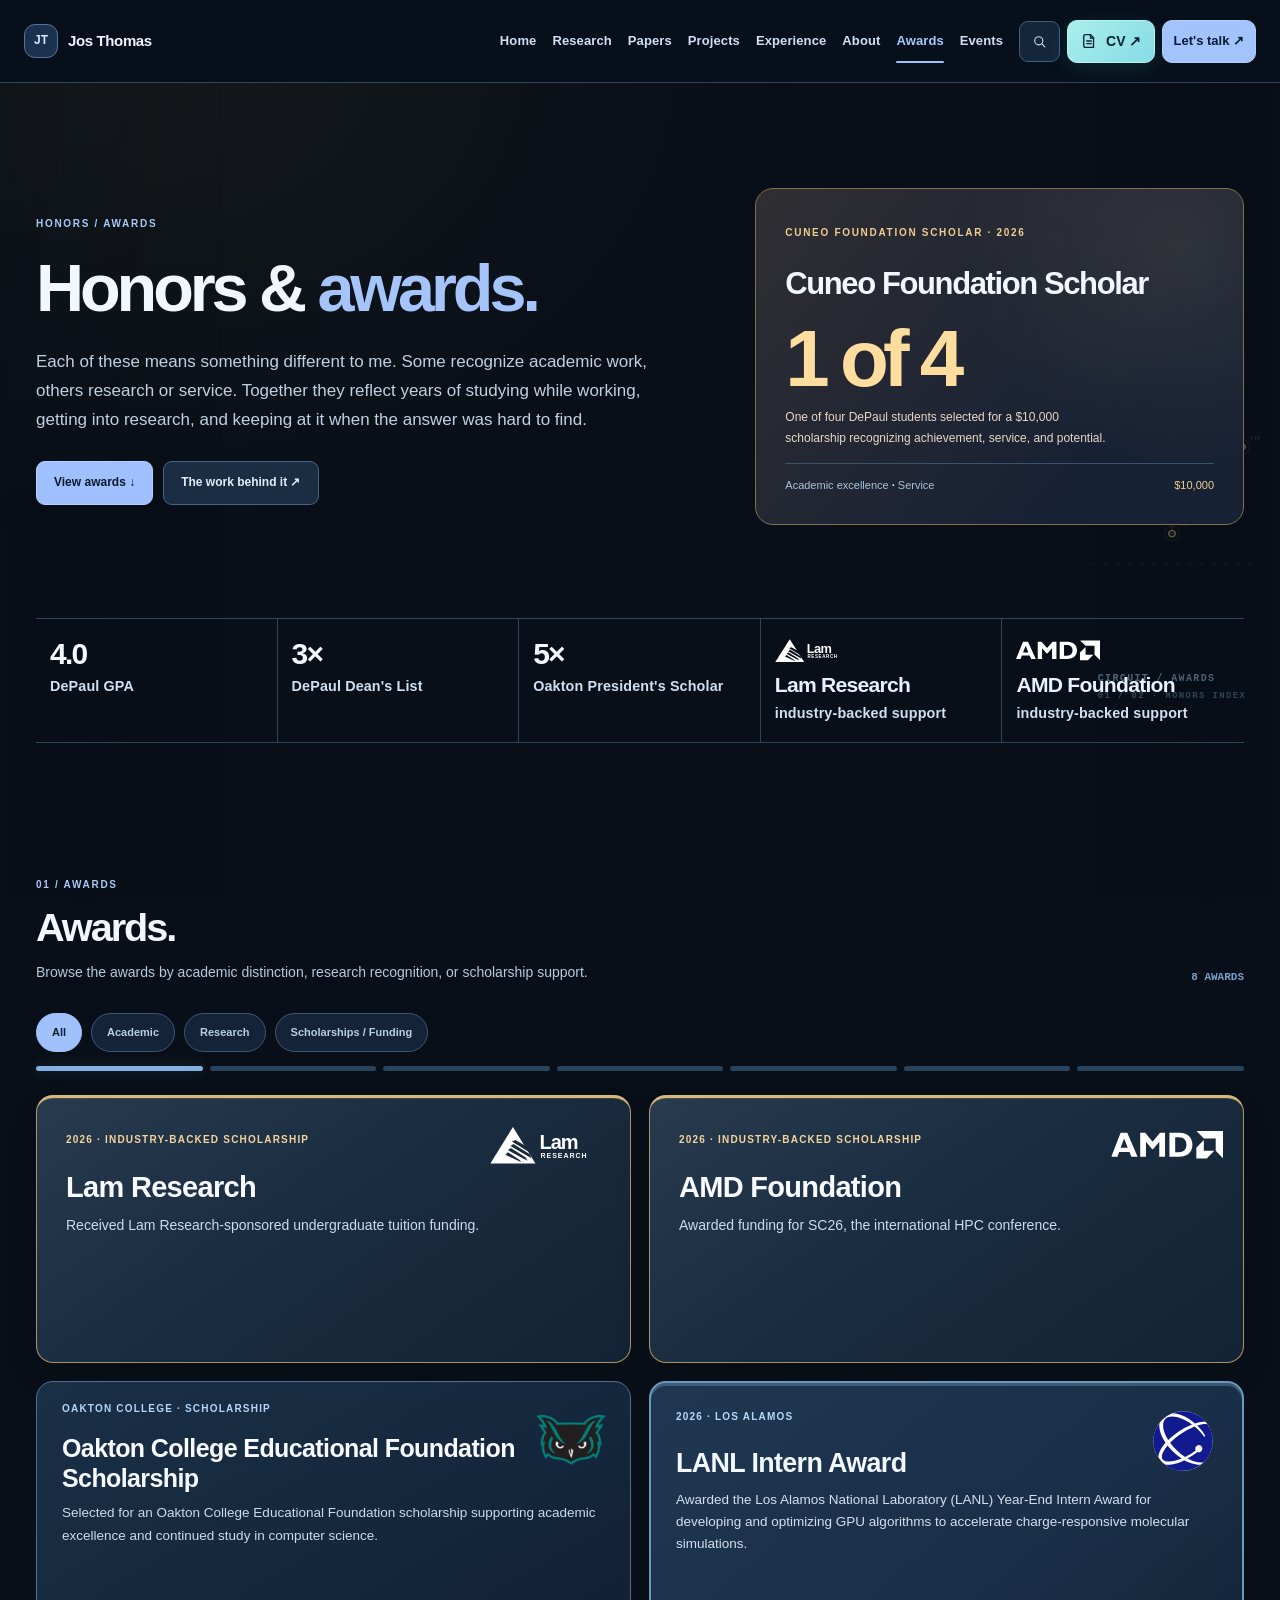
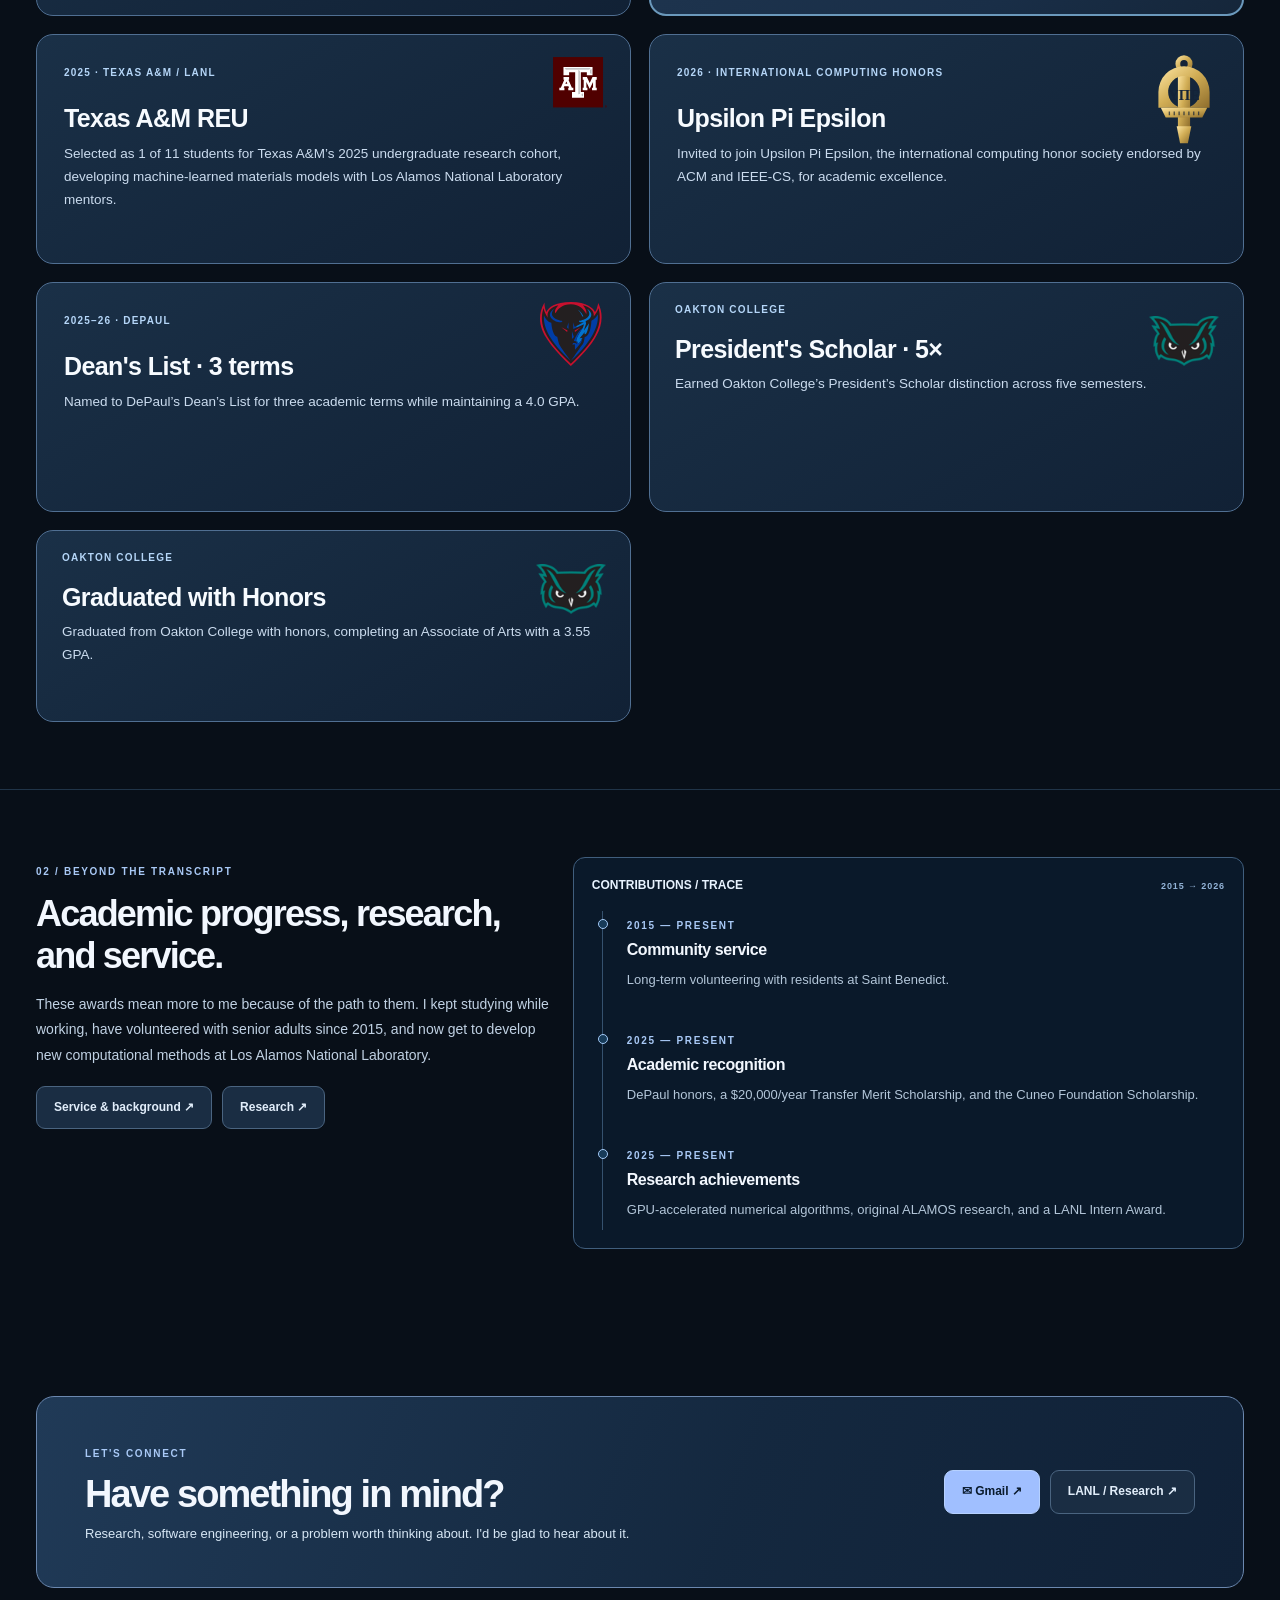
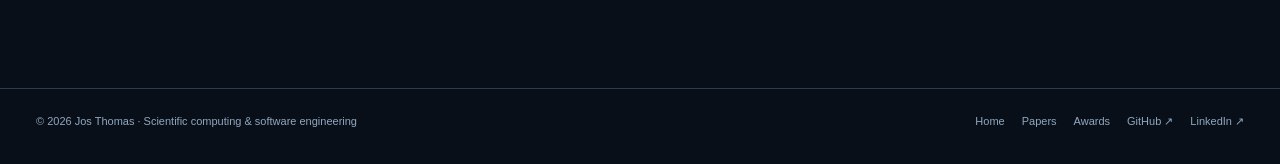
<file: honors.html>
<!DOCTYPE html>

<html lang="en"><head><link rel="canonical" href="https://jtcodes1.github.io/honors.html"/><meta charset="utf-8"/><meta content="width=device-width,initial-scale=1" name="viewport"/>
<meta content="dark" name="color-scheme"/><meta content="#080f18" name="theme-color"/><meta content="Awards, honors, scholarships, research distinctions, and recognition earned by Jos Thomas" name="description"/>
<title>Honors &amp; Recognition | Jos Thomas</title><style>/* Jos Thomas · secondary pages. The approved index.html does not load this stylesheet. */
:root{color-scheme:dark;--bg:#080f18;--bg2:#0c1622;--panel:#101e2d;--panel2:#15283b;--line:#314b65;--lineSoft:#263c53;--white:#f2f7fe;--body:#c3d1e1;--muted:#94abc6;--quiet:#728ba7;--blue:#a2c4ff;--sky:#6ca9f5;--cyan:#8fd9dd;--gold:#e7c88d;--green:#a5dac3;--max:1240px}
*{box-sizing:border-box}html{scroll-behavior:smooth;scroll-padding-top:90px}body{margin:0;background:var(--bg);color:var(--white);font-family:Inter,ui-sans-serif,-apple-system,BlinkMacSystemFont,"Segoe UI",sans-serif;-webkit-font-smoothing:antialiased;line-height:1.6}a{color:inherit;text-decoration:none}button,input,select{font:inherit}button{cursor:pointer}button:disabled{cursor:default;opacity:.65}img{max-width:100%}a:focus-visible,button:focus-visible,input:focus-visible,select:focus-visible{outline:2px solid var(--blue);outline-offset:3px}::selection{background:#608ac088;color:white}
.page-sheen{position:fixed;inset:0;z-index:-1;pointer-events:none;background:radial-gradient(ellipse 42% 35% at 5% 6%,rgba(70,112,173,.08),transparent),radial-gradient(ellipse 41% 31% at 91% 24%,rgba(61,105,158,.085),transparent)}
.skip{position:absolute;left:-9999px;top:6px;padding:9px 15px;background:#e5f2ff;color:#08121c;z-index:90}.skip:focus{left:12px}
.container{width:min(calc(100% - 72px),var(--max));margin:0 auto}.sub-header{position:sticky;top:0;z-index:60;background:rgba(8,15,24,.92);border-bottom:1px solid #293b50;backdrop-filter:blur(16px)}.nav-shell{display:flex;align-items:center;gap:32px;min-height:70px}.brand{display:flex;gap:10px;align-items:center;margin-right:auto;white-space:nowrap;font-size:14px;font-weight:780;letter-spacing:-.025em}.brand-mark{width:33px;height:33px;border:1px solid #4c6f9a;border-radius:10px;display:grid;place-items:center;font-size:12px;letter-spacing:0;color:#c1daff;background:#1a314c}.nav{display:flex;gap:clamp(10px,1.5vw,23px);align-items:center}.nav a{position:relative;font-size:12px;font-weight:650;color:#a9bbd1;transition:color .22s}.nav a:hover,.nav a.active{color:#f4f8fe}.nav a.active:after{content:"";position:absolute;left:0;right:0;height:2px;bottom:-24px;background:var(--blue);border-radius:3px}.nav .nav-papers{border:1px solid #526c8c;padding:7px 9px;border-radius:8px;color:#d3e4ff}.nav .nav-papers.active:after{display:none}.nav .nav-papers:hover{background:#1e3450}.head-action{background:#9ebeff;color:#0c1b2b;padding:10px 14px;font-size:12px;font-weight:800;border:1px solid #b5d0ff;border-radius:9px;white-space:nowrap}.head-action:hover{background:#c0d6ff}.menu-toggle{display:none;border:1px solid #415876;border-radius:8px;background:#14283e;color:#e1efff;padding:7px 10px}.progress{height:2px;background:linear-gradient(90deg,#78d2d1,#9bbdff);transform:scaleX(0);transform-origin:left}
.sub-main{overflow:clip}.sub-hero{padding:105px 0 85px;position:relative}.sub-hero .hero-grid{display:grid;grid-template-columns:minmax(0,1.13fr) minmax(320px,.87fr);align-items:center;gap:7%}.kicker,.eyebrow,.detail-index{font-size:10px;font-weight:840;letter-spacing:.17em;text-transform:uppercase;color:#a9c9f6}.kicker i{display:inline-block;width:7px;height:7px;margin-right:8px;border:1px solid #add7ea;transform:rotate(45deg);vertical-align:1px;background:#426e84}.sub-hero h1{font-size:clamp(46px,5.2vw,76px);line-height:1.075;letter-spacing:-.061em;margin:19px 0 22px;font-weight:780;max-width:900px}.sub-hero h1 em{font-style:normal;color:#a4c4fa}.sub-hero p{font-size:17px;line-height:1.72;color:#c1d0e1;max-width:665px;margin:0 0 27px}.hero-actions{display:flex;flex-wrap:wrap;gap:10px}.button{display:inline-flex;align-items:center;justify-content:center;gap:10px;padding:11px 17px;border-radius:9px;border:1px solid #4a6480;background:#1a2d43;color:#e1edfa;font-size:12px;font-weight:790;transition:background .18s,border-color .18s,transform .18s}.button:hover{border-color:#87a6d0;background:#243b55;transform:translateY(-2px)}.button.primary{background:#a0bfff;color:#091a2c;border-color:#b6d1ff}.button.primary:hover{background:#bfd6ff}.button.slim{padding:8px 12px}.hero-card{border:1px solid #557293;border-radius:18px;padding:23px 23px 17px;min-height:335px;background:linear-gradient(145deg,#183049,#102033);box-shadow:0 23px 70px rgba(3,10,19,.28),inset 0 1px 0 rgba(255,255,255,.05);position:relative;overflow:hidden}.hero-card::after{content:"";position:absolute;right:-60px;top:-60px;width:250px;height:250px;border-radius:50%;background:radial-gradient(circle,rgba(101,162,228,.12),transparent 65%);pointer-events:none}.hero-card-top{display:flex;align-items:center;justify-content:space-between;gap:12px;border-bottom:1px solid #3a5977;padding-bottom:14px;margin-bottom:18px}.hero-card-top span{font-size:10px;font-weight:790;letter-spacing:.10em;color:#b9d4f4}.status{display:inline-flex;align-items:center;gap:7px;color:#a4e0ce;font-size:10px}.status:before{content:"";width:5px;height:5px;background:#93d9c9;border-radius:50%;box-shadow:0 0 0 3px #8dd9bf19}.hero-footer{display:flex;gap:10px;align-items:center;justify-content:space-between;border-top:1px solid #38536c;padding-top:13px;margin-top:15px;color:#a9c3dc;font-size:11px}.hero-footer b{color:#e7f3ff}
.stats-ribbon{display:grid;grid-template-columns:repeat(3,minmax(0,1fr));border-top:1px solid #30445b;border-bottom:1px solid #30445b;margin:8px 0 60px}.stats-ribbon .stat{padding:22px 25px;border-right:1px solid #30445b}.stats-ribbon .stat:first-child{padding-left:0}.stats-ribbon .stat:last-child{border-right:0}.stats-ribbon strong{display:block;font-size:34px;line-height:1.2;letter-spacing:-.06em;color:#f4f8ff}.stats-ribbon small{display:block;color:#a9bdd6;font-size:12px;margin-top:4px;max-width:270px;line-height:1.5}
.page-section{padding:67px 0;position:relative;scroll-margin-top:72px}.page-section+ .page-section{border-top:1px solid #203448}.section-title{display:flex;justify-content:space-between;gap:24px;align-items:flex-end;margin-bottom:30px}.section-title h2{font-size:clamp(30px,3.1vw,46px);line-height:1.1;letter-spacing:-.052em;margin:11px 0 11px}.section-title p{max-width:660px;font-size:14px;color:#b6c9dd;margin:0}.micro-link{color:#c6e0ff;font-weight:780;font-size:12px;white-space:nowrap}.micro-link:hover{color:white}.section-no{font:750 11px ui-monospace,Menlo,monospace;color:#7c9fc7;white-space:nowrap}
.info-card,.detail-card{border:1px solid #3c5874;border-radius:14px;background:linear-gradient(155deg,#152739,#101e2d);padding:27px;position:relative;overflow:hidden}.info-card h3,.detail-card h3{margin:0 0 10px;font-size:20px;letter-spacing:-.025em}.info-card p,.detail-card p{margin:0;color:#b8cadd;font-size:13px;line-height:1.7}.info-card strong{color:#f5f8ff}.tag-row{display:flex;gap:7px;flex-wrap:wrap}.tag{font-size:10px;font-weight:660;color:#c5d6e9;padding:5px 8px;border:1px solid #3b556e;background:#1b2d40;border-radius:6px}.mono{font-family:ui-monospace,SFMono-Regular,Menlo,Consolas,monospace}.muted{color:var(--muted)}
.grid-2{display:grid;grid-template-columns:repeat(2,minmax(0,1fr));gap:18px}.grid-3{display:grid;grid-template-columns:repeat(3,minmax(0,1fr));gap:16px}.feature-layout{display:grid;grid-template-columns:.87fr 1.13fr;gap:20px;align-items:stretch}.feature-layout.reverse{grid-template-columns:1.13fr .87fr}.feature-layout>*{min-width:0}
.inset-panel{background:#0a192a;border:1px solid #405e7d;border-radius:12px;padding:18px}.inset-panel header{display:flex;justify-content:space-between;align-items:center;margin-bottom:16px}.inset-panel header strong{font-size:12px;color:#e8f3ff}.inset-panel header span{font-size:9px;color:#93b3d7;letter-spacing:.1em;font-weight:780}
[data-reveal]{opacity:0;transform:translateY(26px);transition:transform .75s cubic-bezier(.2,.7,.2,1),opacity .75s}[data-reveal].visible{opacity:1;transform:translateY(0)}
/* Dedicated footer */
.page-contact{padding:80px 0 100px}.contact-panel{display:grid;grid-template-columns:1fr auto;gap:28px;align-items:center;border:1px solid #6b88af;border-radius:18px;background:linear-gradient(110deg,#203a57,#14283f 58%,#102137);padding:42px 48px}.contact-panel h2{font-size:38px;line-height:1.13;letter-spacing:-.05em;margin:8px 0 8px}.contact-panel p{font-size:13px;color:#d7e7f5;margin:0;max-width:620px}.site-footer{border-top:1px solid #293d50;padding:24px 0 34px;color:#90a7c0;font-size:11px}.footer-row{display:flex;align-items:center;gap:22px;justify-content:space-between}.footer-links{display:flex;gap:17px;flex-wrap:wrap}.footer-links a:hover{color:#e7f4ff}
/* Shared small command/search modal. */
.cmd-overlay[hidden]{display:none}.cmd-overlay{position:fixed;inset:0;background:#020710bd;z-index:90;display:grid;place-items:start center;padding-top:15vh;backdrop-filter:blur(6px)}.cmd-box{width:min(560px,calc(100vw - 32px));background:#102034;border:1px solid #6589b0;border-radius:14px;box-shadow:0 28px 90px #000a;overflow:hidden}.cmd-header{border-bottom:1px solid #38536e;padding:14px 17px}.cmd-header input{width:100%;background:transparent;border:0;color:white;outline:none;font-size:15px}.cmd-results{padding:8px;max-height:420px;overflow:auto}.cmd-results a{display:flex;align-items:center;justify-content:space-between;padding:12px;border-radius:8px;color:#cbdcf1;font-size:13px}.cmd-results a:hover,.cmd-results a:focus{background:#253e59;color:white}.cmd-results span{font-size:10px;color:#91abc7}
/* Research: solver and method explorer */
.research-glow{background:radial-gradient(ellipse at 85% 0%,#4f95db18,transparent 45%)}.equation-stack{display:flex;flex-direction:column;gap:10px;padding:12px 4px;position:relative}.equation-row{display:grid;grid-template-columns:46px 1fr auto;align-items:center;gap:10px;font-size:12px;color:#afc5df}.equation-row .step{font-family:ui-monospace,Menlo,monospace;font-size:10px;color:#8bb5dd}.equation-row .work-bar{display:block;height:7px;border-radius:10px;background:linear-gradient(90deg,#78d6d3,#a7c7ff);transition:width .55s}.equation-row:nth-child(2) .work-bar{background:linear-gradient(90deg,#78aacd,#c8dbff)}.equation-row:nth-child(3) .work-bar{background:linear-gradient(90deg,#5f83b0,#8abde7)}.equation-row strong{color:#e8f4ff;font-size:11px}.lab-shell{border:1px solid #527396;border-radius:16px;background:linear-gradient(145deg,#162f46,#11243a);padding:22px}.method-switch{display:grid;grid-template-columns:repeat(3,1fr);gap:8px;margin:14px 0 20px}.method-switch button{border:1px solid #496787;background:#152c44;color:#d1e0f4;padding:11px 6px;border-radius:8px;font-weight:730;font-size:12px}.method-switch button.active{background:#a1c0ff;color:#0a1b2d;border-color:#c4d8ff}.lab-chart{display:block;width:100%;height:230px;border:1px solid #304c66;border-radius:10px;background:#0b1d30}.method-note{display:grid;grid-template-columns:1.2fr .8fr;gap:14px;margin-top:15px}.method-note div{padding:12px;border:1px solid #365674;background:#10243b;border-radius:9px}.method-note small{font-size:9px;font-weight:750;letter-spacing:.09em;color:#97b5d7;display:block}.method-note strong{font-size:14px;color:#f2f7ff}.method-note p{margin-top:5px;font-size:11px;color:#aebfd3;line-height:1.55}.range-row{display:flex;align-items:center;gap:18px;flex-wrap:wrap;padding:17px 0 4px}.range-row label{font-size:11px;color:#adc6e1;font-weight:700}.range-row input[type=range]{accent-color:#a2c4ff;width:clamp(130px,28vw,280px)}.range-row output{font-size:15px;color:#f3f8ff;font-weight:800}.range-row small{font-size:10px;color:#9cb8d6}.fact-strip{display:flex;gap:18px;flex-wrap:wrap;margin-top:15px}.fact-strip>span{font-size:10px;color:#adc2dc;border-left:2px solid #6c9dce;padding-left:9px}.vertical-case{border-left:1px solid #35516e;padding-left:24px;margin-left:10px;display:grid;gap:26px}.vertical-case article{position:relative}.vertical-case article:before{content:"";position:absolute;width:8px;height:8px;border:1px solid #a3c9f6;background:#173b59;border-radius:50%;left:-29px;top:8px}.vertical-case h3{font-size:18px;letter-spacing:-.028em;margin:0 0 7px}.vertical-case p{font-size:13px;color:#b3c6d9;margin:0 0 10px}.paper-list{display:grid;gap:12px}.paper-row{display:grid;grid-template-columns:46px 1fr auto;gap:22px;align-items:center;border:1px solid #405a77;background:#15283b;border-radius:12px;padding:19px 21px}.paper-row .number{font:750 19px ui-monospace,Menlo,monospace;color:#8fafd3}.paper-row h3{font-size:17px;margin:0 0 4px}.paper-row p{font-size:12px;color:#b3c6dc;margin:0}.paper-state{white-space:nowrap;font-size:11px;color:#b9d6f5;border:1px solid #466787;border-radius:7px;padding:7px 9px}
/* Projects: interactive demo panels */
.projects-glow{background:radial-gradient(ellipse at 85% 0%,#6ac6b010,transparent 46%)}.ide-display{border-radius:12px;background:#0b1929;border:1px solid #385775;overflow:hidden}.ide-title{display:flex;align-items:center;gap:7px;border-bottom:1px solid #2f4862;padding:11px 14px;font:700 10px ui-monospace,Menlo,monospace;color:#bed8f5}.traffic{display:flex;gap:5px}.traffic i{height:7px;width:7px;border-radius:50%;background:#e18190}.traffic i:nth-child(2){background:#dfba80}.traffic i:nth-child(3){background:#7fd8ac}.code-rows{font:12px/1.75 ui-monospace,SFMono-Regular,Menlo,monospace;padding:20px;color:#c7d9ea;white-space:pre-wrap}.code-rows .syntax-cyan{color:#8bdad6}.code-rows .syntax-blue{color:#a8caff}.code-rows .syntax-gold{color:#ebc68b}.pipeline-strip{display:grid;grid-template-columns:repeat(3,1fr);gap:10px;margin-top:13px}.pipeline-strip .node{padding:9px 12px;text-align:center;border:1px solid #3c6081;border-radius:7px;background:#14314a;font:710 10px ui-monospace,Menlo,monospace;color:#bed7ef}.pipeline-strip .node.active{background:#2b5274;color:white}.project-feature{display:grid;grid-template-columns:.85fr 1.15fr;gap:22px;border:1px solid #456788;background:linear-gradient(145deg,#182c42,#122137);padding:25px;border-radius:16px;margin:19px 0}.project-feature h2{font-size:31px;margin:10px 0;line-height:1.2;letter-spacing:-.04em}.project-feature p{font-size:13px;color:#bacadf;margin:0 0 16px;line-height:1.7}.project-feature .tag-row{margin-bottom:16px}.project-actions{display:flex;gap:9px;flex-wrap:wrap}.demo-frame{padding:16px;border:1px solid #426482;border-radius:12px;background:#0b1e31;min-height:280px}.demo-top{display:flex;align-items:center;justify-content:space-between;border-bottom:1px solid #395775;padding-bottom:10px;margin-bottom:14px;font:700 10px ui-monospace,Menlo,monospace;color:#bed7f4}.demo-screen h3{font-size:18px;margin:3px 0 5px}.demo-screen small{font-size:10px;color:#abc2db}.demo-metric{display:flex;justify-content:space-between;gap:8px;align-items:center}.demo-metric b{display:block;color:#f5f9ff;font-size:31px;letter-spacing:-.06em;line-height:1.2}.spark-canvas{width:100%;height:84px;display:block}.demo-stat-row{display:grid;grid-template-columns:repeat(3,1fr);gap:7px;margin:10px 0}.demo-stat-row>div{border:1px solid #355a73;border-radius:7px;background:#173148;padding:8px;font-size:9px;color:#a9cadd}.demo-stat-row b{display:block;color:#f2f7fb;font-size:12px}.demo-form{display:flex;gap:7px;flex-wrap:wrap;margin-top:13px}.demo-form input,.demo-form select{border:1px solid #446381;background:#10283f;color:#ebf4ff;border-radius:7px;padding:8px 9px;min-width:0;font-size:11px}.demo-form input[type=number]{width:88px}.demo-form input[type=text]{flex:1;min-width:115px}.demo-form button{border:1px solid #8faee0;background:#9cbcf4;color:#0a1929;border-radius:7px;font-weight:780;padding:8px 11px;font-size:11px}.demo-result{padding:9px 0 0;font-size:10px;color:#c5ddf3;min-height:30px}.weather-display{display:grid;grid-template-columns:1fr auto;gap:12px;align-items:center}.weather-display .weather-temp{font-size:40px;letter-spacing:-.07em;font-weight:800;line-height:1.0}.weather-symbol{font-size:45px;line-height:1;filter:drop-shadow(0 8px 15px #07152550)}.weather-hours{display:grid;grid-template-columns:repeat(4,1fr);gap:6px;margin:13px 0}.weather-hours span{border:1px solid #426280;border-radius:6px;padding:8px 4px;text-align:center;font:650 10px ui-monospace,Menlo,monospace;background:#163149;color:#c5d8f1}.terminal-display{background:#081624;border:1px solid #365471;border-radius:8px;min-height:162px;padding:13px;font:11.5px/1.8 ui-monospace,Menlo,monospace;color:#d4e4f7}.terminal-display .prompt{color:#92d6df}.terminal-display .str{color:#f0c687}.terminal-display .ok{color:#96daba}.terminal-display .dim{color:#8ca8c3}.project-filter{display:flex;gap:8px;flex-wrap:wrap;margin-bottom:26px}.project-filter button,.honors-filter button{padding:9px 15px;border:1px solid #3e5873;border-radius:20px;color:#bbcee4;background:#142338;font-size:11px;font-weight:730}.project-filter button.active,.honors-filter button.active{background:#a1c1fd;border-color:#a1c1fd;color:#0d1e31}.filter-card[hidden]{display:none!important}
/* Experience: sticky trace and timeline */
.timeline-glow{background:radial-gradient(ellipse at 84% 10%,#648bdd16,transparent 50%)}.timeline-layout{display:grid;grid-template-columns:315px 1fr;gap:65px;align-items:start}.timeline-rail{position:sticky;top:100px;border:1px solid #3b5b79;background:#102235;padding:23px;border-radius:14px}.timeline-rail h3{font-size:15px;margin:5px 0 17px}.timeline-rail a{display:flex;align-items:center;gap:13px;color:#91a8c3;font:700 11px ui-monospace,Menlo,monospace;padding:12px 8px;border-left:2px solid #2d4a63}.timeline-rail a.active,.timeline-rail a:hover{color:#ebf4ff;background:#1b314a;border-color:#8fb9ef}.timeline-rail a span{color:#7399c3;font-size:10px}.timeline-rail .trace-meter{height:3px;background:#29445c;border-radius:4px;margin-top:20px;overflow:hidden}.timeline-rail .trace-meter span{display:block;height:100%;width:10%;background:#95c4f8;transition:width .35s}.timeline-item{padding:33px 0 36px;border-bottom:1px solid #263e54;scroll-margin-top:105px}.timeline-item:first-child{padding-top:4px}.timeline-item header{display:flex;justify-content:space-between;gap:20px;align-items:start}.timeline-item h2{font-size:26px;line-height:1.2;letter-spacing:-.04em;margin:9px 0}.timeline-item .org{font-size:13px;color:#c1d5ec}.timeline-item .period{font:740 11px ui-monospace,Menlo,monospace;color:#a4c3e8;white-space:nowrap}.timeline-item p{font-size:13px;color:#b7cadf;line-height:1.78;max-width:780px}.timeline-item ul{display:grid;gap:11px;margin:16px 0;padding-left:18px;color:#bdcedf;font-size:12px;line-height:1.7}.org-logo{width:38px;height:38px;object-fit:contain;border-radius:7px;background:#152b43;padding:3px;border:1px solid #3f6181;flex:none}.timeline-title-logo{display:flex;align-items:center;gap:14px}.timeline-group{display:flex;gap:8px;align-items:center;color:#aac4e0;font-size:10px;text-transform:uppercase;letter-spacing:.1em;font-weight:760}
/* About: editorial chapters with sticky progress */
.about-glow{background:radial-gradient(ellipse 48% 34% at 15% 15%,#7799c018,transparent 55%)}.about-layout{display:grid;grid-template-columns:1fr 220px;gap:50px;align-items:start}.about-chapter{padding:33px 0 65px;border-top:1px solid #294259;scroll-margin-top:95px;min-height:265px}.about-chapter h2{font-size:37px;margin:10px 0 14px;letter-spacing:-.046em;line-height:1.18}.about-chapter p{color:#bdcfe3;font-size:15px;line-height:1.9;max-width:740px}.about-chapter strong{color:#f1f6fd}.chapter-index{position:sticky;top:105px;border-left:1px solid #385572;padding-left:18px;display:grid;gap:7px}.chapter-index a{font-size:11px;color:#8babc8;padding:9px 3px;border-left:2px solid transparent;margin-left:-20px;padding-left:18px}.chapter-index a.active{color:#e4f1ff;border-color:#99bdf3;background:#152942}.interest-cards{display:grid;grid-template-columns:repeat(3,minmax(0,1fr));gap:12px}.interest-card{border:1px solid #435b77;background:#15283b;border-radius:12px;padding:20px}.interest-card strong{font-size:13px}.interest-card p{font-size:11px;color:#b0c5d8;margin:7px 0 0}
/* Honors: chip + editorial awards */
.honors-glow{background:radial-gradient(ellipse at 12% 7%,#be914b13,transparent 41%)}.honors-hero-card{border:1px solid #81704f;background:radial-gradient(circle at 88% 18%,rgba(230,187,115,.10),transparent 43%),linear-gradient(130deg,#302e32,#172134 74%);border-radius:18px;padding:29px;position:relative;min-height:335px;overflow:hidden}.honors-hero-card .gold{color:#efcd91}.honors-hero-card h2{font-size:31px;letter-spacing:-.045em;margin:15px 0 8px}.honors-hero-card .big-stat{font-size:80px;line-height:1;letter-spacing:-.075em;font-weight:790;color:#ffdd9e;margin:11px 0 8px}.honors-hero-card p{font-size:12px;color:#e6d9c6;margin:0;max-width:330px}.chip-art{position:absolute;right:7%;top:12%;width:120px;height:120px;transform:rotate(-9deg);opacity:.48;pointer-events:none}.chip-art .chip-core{position:absolute;inset:28px;border:1px solid #e2bc7d;border-radius:10px;background:#b8934c15;box-shadow:0 0 0 7px #e2bc7d0e}.chip-art:before,.chip-art:after{content:"";position:absolute;inset:5px;border:1px dashed #b9a079;border-radius:8px}.chip-art:after{inset:15px;border-style:solid;opacity:.6}.award-grid{display:grid;grid-template-columns:repeat(2,minmax(0,1fr));gap:14px}.award-tile{border:1px solid #415d7a;border-radius:13px;padding:25px;background:linear-gradient(145deg,#192b3d,#122133);position:relative;transition:border-color .2s,transform .25s}.award-tile:hover{border-color:#829fc5;transform:translateY(-3px)}.award-tile h3{font-size:19px;margin:10px 0 8px;letter-spacing:-.024em;padding-right:44px}.award-tile p{font-size:12px;color:#c1cfdf;max-width:460px;margin:0}.award-icon{position:absolute;right:18px;top:18px;height:36px;width:48px;display:flex;align-items:center;justify-content:center}.award-icon img{max-height:33px;max-width:45px;object-fit:contain}.award-icon.mono-mark{font-size:15px;font-weight:850;color:#e2c688;font-family:Georgia,serif}.honors-filter{display:flex;gap:8px;flex-wrap:wrap;margin-bottom:22px}.chip-trace{display:grid;grid-template-columns:repeat(7,1fr);gap:7px;margin:12px 0 5px}.chip-trace span{display:block;height:5px;border-radius:7px;background:#28435d;position:relative;transition:background .4s}.chip-trace span.active{background:#83b1e2;box-shadow:0 0 14px #80a8cf33}.award-mini{font-size:10px;color:#9fc4e4;text-transform:uppercase;letter-spacing:.12em;font-weight:790}
/* Screens */
@media(max-width:1140px){.nav{gap:12px}.container{width:min(calc(100% - 48px),var(--max))}.sub-hero .hero-grid{gap:40px}.timeline-layout{gap:32px}.paper-row{grid-template-columns:38px 1fr auto}}
@media(max-width:920px){.nav-shell{min-height:64px}.nav{display:none;position:absolute;left:0;right:0;top:65px;background:#0b1725;border-bottom:1px solid #324e6a;padding:17px 24px 22px;flex-wrap:wrap;gap:17px;box-shadow:0 18px 30px #0007}.nav.open{display:flex}.nav a.active:after{bottom:-5px}.menu-toggle{display:block}.nav-shell{gap:13px}.head-action{margin-left:auto}.sub-hero{padding:75px 0 64px}.sub-hero .hero-grid{grid-template-columns:1fr}.hero-card{max-width:680px}.timeline-layout{grid-template-columns:1fr}.timeline-rail{position:relative;top:auto;display:flex;flex-wrap:wrap;gap:6px;align-items:center}.timeline-rail h3,.timeline-rail .trace-meter{display:none}.timeline-rail a{border:1px solid #3e5b77;border-radius:8px;padding:8px 10px}.timeline-rail a.active{border-color:#99b8da}.about-layout{grid-template-columns:1fr}.chapter-index{order:-1;position:relative;top:auto;border:0;display:flex;flex-wrap:wrap;padding:0;gap:7px}.chapter-index a{margin:0;padding:8px 9px;border:1px solid #375573;border-radius:8px}.chapter-index a.active{border-color:#99bdf3}}
@media(max-width:640px){.container{width:calc(100% - 32px)}.brand{font-size:12px}.brand-mark{width:30px;height:30px}.head-action{padding:8px 10px;font-size:10px}.sub-hero h1{font-size:47px}.sub-hero p{font-size:15px}.stats-ribbon{grid-template-columns:1fr 1fr}.stats-ribbon .stat:nth-child(2){border-right:0}.stats-ribbon .stat:nth-child(3){border-top:1px solid #30445b}.stats-ribbon strong{font-size:28px}.stats-ribbon .stat{padding:14px 11px}.page-section{padding:48px 0}.section-title{align-items:start}.section-title h2{font-size:33px}.grid-2,.grid-3,.feature-layout,.feature-layout.reverse,.project-feature,.method-note,.paper-row,.contact-panel,.award-grid{grid-template-columns:1fr}.paper-row{gap:9px}.paper-state{justify-self:start}.contact-panel{padding:27px}.contact-panel h2{font-size:32px}.footer-row{display:block}.footer-links{margin-top:12px}.project-feature{padding:16px}.project-feature h2{font-size:27px}.interest-cards{grid-template-columns:1fr}.awards-hero-card{padding:18px}.honors-hero-card .big-stat{font-size:65px}.chip-art{opacity:.22}.award-tile{padding:20px}.stat:last-child{border-right:0}.range-row input[type=range]{width:100%;flex:1}.hero-card{padding:18px}}
@media(prefers-reduced-motion:reduce){html{scroll-behavior:auto}[data-reveal]{opacity:1!important;transform:none!important;transition:none!important}*,*:before,*:after{animation-duration:.001ms!important;animation-iteration-count:1!important;transition-duration:.001ms!important}}

/* Unique research scroll trace and header command affordance. */
.search-toggle{border:1px solid #37506d;background:#13253a;color:#aec7e4;border-radius:8px;padding:9px 10px;font:720 11px ui-monospace,Menlo,monospace;white-space:nowrap}.search-toggle:hover{background:#213b55;color:white}
.research-spine{position:fixed;top:50%;right:17px;transform:translateY(-50%);display:flex;align-items:center;gap:12px;z-index:5;pointer-events:none;opacity:.85}.spine-caption{writing-mode:vertical-rl;transform:rotate(180deg);font:740 9px ui-monospace,Menlo,monospace;letter-spacing:.13em;color:#7190b2}.spine-track{width:2px;height:246px;background:#254158;border-radius:6px;display:flex;flex-direction:column;justify-content:space-between;align-items:center;position:relative}.spine-track i{position:relative;display:block;width:7px;height:7px;flex:0 0 7px;border-radius:50%;background:#35506b;border:1px solid #58789c;z-index:2;transition:background .35s,box-shadow .35s}.spine-track i.active{background:#add4fc;border-color:#c6e5ff;box-shadow:0 0 13px #7fafe47d}.spine-fill{position:absolute;top:0;left:0;width:2px;height:0;background:#91bde8;transition:height .55s ease;z-index:1}
@media(max-width:1280px){.research-spine{display:none}}
@media(max-width:640px){.search-toggle{display:none}}

.anchor-compat{position:relative;display:block;height:0;top:-86px;pointer-events:none}
</style><style>/* V2: cinematic, CS-specific scenes for SECONDARY pages ONLY. Never loaded by the homepage. */
:root{--cine-p:0;--cine-r:0;--cine-stage:0}
.sub-header .nav-shell{gap:clamp(12px,1.4vw,24px)}
.sub-header .nav{gap:clamp(9px,1.1vw,17px)}
.sub-header .nav a{font-weight:610}
.sub-header .nav a[href*="#publications"]{border:0!important;background:none!important;padding:0!important;border-radius:0!important;color:#acc1d9!important;box-shadow:none!important}
.sub-header .nav a[href*="#publications"]:hover{color:#f6fbff!important}
.sub-header .head-action{font-size:11px;padding:8px 12px;border-radius:8px;box-shadow:none}
.sub-header .search-toggle{display:inline-flex;align-items:center;gap:7px;padding:7px 10px;min-width:78px;justify-content:center;background:#132237;color:#c8d9ef;border:1px solid #45617f;letter-spacing:normal;font-family:inherit;font-size:11px}
.sub-header .search-toggle:hover{background:#213951;border-color:#88ace0}
.sub-header .search-toggle svg{flex:none}
@media(max-width:1100px){.sub-header .nav-shell{gap:10px}.sub-header .nav{gap:10px}.sub-header .search-toggle{min-width:35px;padding:8px}.sub-header .search-toggle span{display:none}}
@media(max-width:850px){.sub-header .search-toggle{display:inline-flex}.sub-header .nav{background:#0c1726;z-index:80}}

/* A single lightweight decorative layer, updated on scroll rather than repainting a GPU canvas. */
.cine-layer{position:fixed;inset:0;z-index:0;pointer-events:none;overflow:hidden;contain:layout style paint;opacity:.68}
.sub-main,.site-footer{position:relative;z-index:1}
.cine-scene{position:absolute;display:flex;align-items:center;justify-content:center;will-change:transform,opacity;opacity:.62;transition:transform 1.05s cubic-bezier(.14,.72,.18,1),opacity 1.05s ease}
.cine-scene svg{width:100%;height:100%;overflow:visible;filter:drop-shadow(0 0 17px #33577d25)}
.cine-scene path,.cine-scene line,.cine-scene circle,.cine-scene rect{vector-effect:non-scaling-stroke}
.cine-meta{position:absolute;bottom:3%;font:700 9px/1.5 ui-monospace,SFMono-Regular,Menlo,monospace;color:#668cac;letter-spacing:.15em}
.cine-meta b{display:block;font-size:10px;color:#a5c9eb;margin-bottom:4px}
.cine-scene .svg-line{fill:none;stroke:#7eaed9;stroke-width:1;opacity:.48}
.cine-scene .svg-cyan{stroke:#82d6d5}
.cine-scene .svg-gold{stroke:#e5bd81}
.cine-scene .svg-dot{fill:#a9d2fb}
.cine-layer .cine-top-fade{position:absolute;inset:0;background:linear-gradient(90deg,#080f18 0%,transparent 18%,transparent 85%,#080f18 100%);opacity:.16}
.cine-scene .svg-signal{filter:drop-shadow(0 0 6px #b8e1ffb0)}

/* RESEARCH: residual curves squeeze into a converged charge constraint. */
.page-research .cine-scene{left:-100px;top:14%;width:clamp(240px,35vw,550px);height:76vh;transform:translateY(calc(var(--cine-p)*-12vh)) rotate(calc(var(--cine-p)*-8deg))}
.page-research .cine-scene .residual-path{fill:none;stroke:#759ec8;stroke-width:1;stroke-dasharray:540;stroke-dashoffset:calc(540px - var(--cine-r)*540px);transition:stroke-dashoffset .6s ease}
.page-research .cine-scene .residual-path:nth-child(3n){stroke:#7dd6d2}
.page-research .cine-scene .trace-dot{transform:translateX(calc(var(--cine-r)*140px));transition:transform .72s ease}
.page-research .cine-meta{left:50px}
.page-research .lab-shell[data-reveal].visible{box-shadow:0 18px 65px #174a7c24,inset 0 1px 0 #ffffff08}
.page-research .equation-row .work-bar{transition:width .8s cubic-bezier(.2,.75,.1,1)}

/* PROJECTS: chip pipeline with staged compilation and active data routes. */
.page-projects .cine-scene{right:-45px;top:9%;width:clamp(175px,23vw,350px);height:82vh;transform:translateY(calc(var(--cine-p)*-8vh)) rotate(calc(var(--cine-stage)*2deg))}
.page-projects .cine-scene svg .trace-route{fill:none;stroke:#7fb8e0;stroke-width:1.35;stroke-dasharray:450;stroke-dashoffset:calc(450px - var(--cine-p)*350px);transition:stroke-dashoffset .7s ease}
.page-projects .cine-scene svg .route-node{fill:#0c2134;stroke:#94b7de;stroke-width:1.2;transition:fill .6s,filter .6s}
.page-projects .cine-scene svg .route-node[data-active="true"]{fill:#4382c0;filter:drop-shadow(0 0 6px #81c9f990)}
.page-projects .hero-card .pipeline-strip .node{transition:transform .65s ease,background .65s,border-color .65s}
.page-projects .hero-card .pipeline-strip .node.active{transform:translateY(-2px);border-color:#9bd1f5}
.page-projects .project-feature{position:relative;overflow:hidden;isolation:isolate;transition:border-color .6s,box-shadow .6s}
.page-projects .project-feature.cine-active{border-color:#7fa4c8;box-shadow:0 12px 70px #1b5e9325}
.page-projects .project-feature:before{content:"";position:absolute;inset:0;pointer-events:none;background:radial-gradient(ellipse 55% 80% at 85% 50%,#77b4e709,transparent);opacity:0;transition:opacity 1s}
.page-projects .project-feature.cine-active:before{opacity:1}

/* Experience: a stack of execution frames passes the viewport like a traced function call. */
.page-experience .cine-scene{right:-40px;top:14%;width:clamp(200px,29vw,425px);height:74vh;transform:translateY(calc(var(--cine-p)*-9vh)) rotate(calc(var(--cine-p)*3deg))}
.page-experience .cine-scene .frame-cell{fill:#122d48;stroke:#90badf;stroke-width:1;transform-box:fill-box;transform-origin:center;transition:transform .85s cubic-bezier(.2,.7,.2,1),fill .55s,opacity .55s}
.page-experience .cine-scene .frame-cell.active{fill:#356f9c;filter:drop-shadow(0 0 8px #88c4ee66)}
.page-experience .cine-scene .frame-cell:not(.active){opacity:.58}
.page-experience .timeline-rail{overflow:hidden}
.page-experience .stack-scope{margin:20px 0 6px;padding:13px 12px;border:1px solid #47729a;background:#0c1b2c;border-radius:9px;position:relative}
.page-experience .stack-scope .stack-title{font:750 9px ui-monospace,Menlo,monospace;color:#8fb4dd;letter-spacing:.1em}
.page-experience .stack-scope strong{display:block;margin:7px 0 2px;font-size:13px;color:#ecf7ff}
.page-experience .stack-scope small{font-size:10px;color:#a9c5db}

/* About: commit/branch graph with an animated head commit. */
.page-about .cine-scene{left:-54px;top:15%;width:clamp(165px,25vw,370px);height:72vh;transform:translateY(calc(var(--cine-p)*-12vh))}
.page-about .cine-scene .commit-branch{fill:none;stroke:#7dbbdf;stroke-width:1.3;stroke-dasharray:550;stroke-dashoffset:calc(550px - var(--cine-p)*520px);transition:stroke-dashoffset .7s}
.page-about .cine-scene .commit-node{fill:#092034;stroke:#9dbfe7;stroke-width:1.2}
.page-about .cine-scene .commit-node.is-current{fill:#7ebcde;filter:drop-shadow(0 0 9px #8fd3fe90)}
.page-about .chapter-index .commit-console{margin-top:18px;border:1px solid #3c6287;background:#101e31;padding:12px;border-radius:10px;font:10px/1.65 ui-monospace,Menlo,monospace;color:#b5c9e3}
.page-about .chapter-index .commit-console strong{display:block;color:#91c8ef;font-size:9px;letter-spacing:.12em;margin-bottom:5px}
.page-about .chapter-index .commit-console span{color:#e8f4ff}
.page-about .about-chapter{transition:border-color .8s ease}
.page-about .about-chapter.cine-active{border-color:#80a7d0}

/* Honors: illuminated circuit traces progress across microchip pins; Cuneo untouched. */
.page-honors .cine-scene{right:-28px;top:12%;width:clamp(195px,28vw,380px);height:76vh;transform:translateY(calc(var(--cine-p)*-7vh)) rotate(calc(var(--cine-p)*-5deg))}
.page-honors .cine-scene .pcb-trace{fill:none;stroke:#bc985e;stroke-width:1.2;stroke-dasharray:490;stroke-dashoffset:calc(490px - var(--cine-p)*450px);transition:stroke-dashoffset .65s}
.page-honors .cine-scene .pcb-node{fill:#2b2b30;stroke:#e0bd7f;stroke-width:1;transition:fill .5s}
.page-honors .cine-scene .pcb-node.active{fill:#e2b96f;filter:drop-shadow(0 0 7px #f5cf8999)}
.page-honors .award-tile{transition:transform .75s cubic-bezier(.19,.75,.17,1),box-shadow .7s,border-color .7s,opacity .6s}
.page-honors .award-tile.cine-active{border-color:#7795b4;box-shadow:0 15px 45px #1d4c6b22}
.page-honors .honors-hero-card{position:relative;isolation:isolate}
.page-honors .honors-hero-card:after{content:"";position:absolute;width:140px;height:140px;right:5%;top:6%;border:1px solid #e2b87b1c;border-radius:50%;pointer-events:none}

/* Distinct entrance transitions for each page, GPU-composited and one-time only. */
.subsite [data-reveal]{transition-duration:.92s;transition-timing-function:cubic-bezier(.18,.72,.18,1)}
.page-research [data-reveal]{transform:translateY(22px) scale(.975)}
.page-projects [data-reveal]{transform:translateY(25px) translateX(15px)}
.page-experience [data-reveal]{transform:translateY(18px) translateX(-13px)}
.page-about [data-reveal]{transform:translateY(23px)}
.page-honors [data-reveal]{transform:translateY(18px) scale(.975)}
.subsite [data-reveal].visible{transform:none}

/* Demo previews that behave like real miniature applications, not static blocks. */
.demo-frame{position:relative;overflow:hidden;background:linear-gradient(143deg,#11273c,#0a1d30 72%);border-color:#5880a4;box-shadow:inset 0 1px 0 #ffffff09,0 14px 36px #010a132b}
.demo-frame .demo-top{min-height:24px;padding-left:52px;position:relative}
.demo-frame .demo-top:before{content:"";position:absolute;left:2px;top:3px;width:7px;height:7px;border-radius:50%;background:#ea8b91;box-shadow:13px 0 #e6c27e,26px 0 #85d7ba}
.demo-frame .demo-top span:last-child{color:#a7c3e0}
.demo-frame .demo-metric b{transition:color .3s}
.demo-frame.demo-pulse .demo-metric b{color:#94e1d5}
.demo-frame .demo-activity-feed{border-top:1px solid #395c76;margin-top:8px;padding-top:7px;display:flex;align-items:center;justify-content:space-between;gap:5px;color:#c0d6e8;font:650 10px ui-monospace,Menlo,monospace}
.demo-frame .demo-activity-feed b{color:#87e0ce;white-space:nowrap}
.demo-frame .demo-activity-feed b.expense{color:#f1baad}
.demo-frame .demo-preview-controls{display:flex;align-items:center;gap:6px;justify-content:space-between;margin-top:7px}
.demo-frame .demo-status{color:#85b4d6;font:730 9px ui-monospace,Menlo,monospace;letter-spacing:.07em}
.demo-frame .demo-play{background:#152e46;color:#c6e1f6;border:1px solid #507398;border-radius:6px;padding:5px 9px;font:750 10px ui-monospace,Menlo,monospace}
.demo-frame .demo-play:hover{background:#274767}
.demo-frame .weather-display{transition:transform .5s,opacity .5s}
.demo-frame.weather-swap .weather-display{transform:translateY(-4px)}
.demo-frame .weather-hours span{transition:border-color .45s,background .45s}
.demo-frame .weather-hours span.selected{background:#244666;border-color:#a5c8ee;color:#fff}
.demo-frame .weather-symbol{transition:transform .65s cubic-bezier(.2,.7,.2,1)}
.demo-frame.weather-swap .weather-symbol{transform:translateY(-6px) rotate(9deg) scale(1.06)}
.demo-frame .terminal-display{overflow:auto;max-height:184px;scrollbar-width:thin;scrollbar-color:#456d89 transparent}
.demo-frame .terminal-display .cmd{color:#a6d2ff}
.demo-frame .terminal-display .str{color:#f0d291}
.demo-frame .terminal-display .result{color:#93e5cb}
.demo-frame .terminal-display .cursor::after{content:"▌";color:#99d9f4;animation:demo-blink 1.15s steps(1) infinite}
@keyframes demo-blink{50%{opacity:0}}
.demo-frame .spark-canvas{transition:filter .4s}
.demo-frame.demo-pulse .spark-canvas{filter:drop-shadow(0 0 5px #76dcca44)}
@media(min-width:950px){.page-projects .project-feature{grid-template-columns:.79fr 1.21fr}.page-projects .demo-frame{min-height:326px}}

@media(max-width:900px){.cine-layer{opacity:.35}.cine-scene{opacity:.45!important}.page-about .cine-scene,.page-honors .cine-scene{left:auto;right:-100px;width:260px}.page-experience .cine-scene{right:-130px}.page-projects .cine-scene{right:-135px}.page-research .cine-scene{left:-145px}.page-about .chapter-index .commit-console{display:none}}
@media(max-width:620px){.cine-layer{display:none}.sub-header .search-toggle{display:inline-flex;min-width:32px}.sub-header .head-action{padding:8px 10px;font-size:10px}.demo-frame .demo-top{font-size:9px}}
@media(prefers-reduced-motion:reduce){.cine-layer{display:none!important}.subsite [data-reveal]{opacity:1!important;transform:none!important;transition:none!important}.demo-frame .terminal-display .cursor:after{animation:none!important}.page-projects .project-feature,.page-honors .award-tile{transition:none!important}}

/* Scroll-following diagrams: focus on actual compute paths, not decorative particles. */
.cine-scene{transition:translate .28s ease-out,transform 1.05s cubic-bezier(.14,.72,.18,1),opacity .5s ease}
.cine-scene [data-scroll-packet]{pointer-events:none;transition:opacity .2s}
@media(prefers-reduced-motion:reduce){.cine-scene{transition:none!important}}


/* Career hero: reserve a real third lane for the animated role stack. */
@media (min-width:1180px){
  .page-experience .sub-hero .hero-grid{
    grid-template-columns:minmax(0,1fr) minmax(320px,365px) 220px;
    gap:26px;
  }
  .page-experience .sub-hero .hero-card{width:100%;max-width:365px;justify-self:end;}
  .page-experience .cine-scene{
    right:0;top:15%;width:clamp(230px,20vw,290px);height:66vh;
    transform:translateY(calc(var(--cine-p)*-7vh));opacity:.80;
  }
  .page-experience .cine-layer{opacity:.88}
  .page-experience .cine-scene svg{filter:drop-shadow(0 0 8px #81b3ef20)}
  .page-experience .cine-scene .frame-cell:not(.active){opacity:.72}
  .page-experience .cine-scene text{fill:#9dbfe2}
}
@media (min-width:920px) and (max-width:1179px){
  .page-experience .sub-hero .hero-grid{grid-template-columns:minmax(0,1fr) minmax(300px,370px) 150px;gap:18px}
  .page-experience .sub-hero .hero-card{max-width:370px;justify-self:end;}
  .page-experience .cine-scene{right:-20px;top:18%;width:205px;height:64vh;opacity:.68;}
}
@media (max-width:919px){
  .page-experience .cine-scene{opacity:.26;right:-105px;top:28%;width:230px;height:55vh}
}

/* V14 section-linked signals. Natural motion on the actual CS paths. */
.page-experience .cine-scene .career-signal-spine{opacity:.80;filter:drop-shadow(0 0 4px #86bbe75b);stroke-linecap:round}
.page-about .cine-scene [data-commit-head]{filter:drop-shadow(0 0 4px #c0e5ff8c);transition:opacity .2s;pointer-events:none}
.page-research .cine-scene [data-scroll-packet],.page-projects .cine-scene [data-scroll-packet]{filter:drop-shadow(0 0 4px #9bd8fbaa);pointer-events:none}
</style><style>/* Full-site checkpoint consistency overrides. Homepage remains self-contained. */
.logo-box,
.logo-large,
.history-logo .logo-box,
.edu-v4 .logo-box {
  overflow: hidden;
}
.logo-box img,
.logo-large img,
.history-logo .logo-box img,
.edu-v4 .logo-box img {
  width: 100%;
  height: 100%;
  object-fit: contain;
  object-position: center;
}
img[data-brand="lanl"] {
  padding: 7px !important;
  object-fit: contain !important;
}
img[src$="howtogeek.png"] {
  padding: 6px !important;
  object-fit: contain !important;
}
.logo-fallback[hidden] { display:none !important; }

/* Targeted usability and recognition updates. Homepage does not load this stylesheet. */
.subsite .kicker i,.subsite .status::before,.subsite .window-status i,.subsite .fin-status-pulse,
.subsite .shelf-toolbar .shelf-green,.subsite .stack-scope .stack-led{display:none!important}
.subsite .status,.subsite .fin-status{color:#adc7e6!important}
.page-experience [data-timeline-card],.page-about [data-chapter]{scroll-margin-top:92px}
.page-experience .timeline-rail a{cursor:pointer}
.page-honors .honors-stats{display:grid;grid-template-columns:repeat(5,minmax(0,1fr));gap:0}
.page-honors .honors-stats .stat{min-width:0;padding:17px 14px}
.page-honors .honors-stats strong{font-size:clamp(23px,2.4vw,30px)}
.page-honors .honors-stats .stat-industry strong{font-size:clamp(16px,1.65vw,22px);letter-spacing:-.035em;color:#e8f1ff;line-height:1.14;min-height:28px;display:flex;align-items:center}
.page-honors .honors-stats small{display:block;line-height:1.45;font-size:10px}
.page-honors .honors-hero-card .chip-art{display:none!important}
.page-honors .merit-network{position:absolute;right:12px;bottom:37px;width:160px;height:155px;opacity:.82;pointer-events:none;filter:drop-shadow(0 0 9px rgba(202,161,90,.08))}
.page-honors .merit-network svg{display:block;width:100%;height:100%;overflow:visible}
.page-honors .merit-signal{animation:merit-path 8s cubic-bezier(.42,0,.58,1) infinite;transform-origin:center}
@keyframes merit-path{0%,100%{transform:translate(0,0);opacity:.7}27%{transform:translate(45px,27px);opacity:.95}55%{transform:translate(89px,2px);opacity:.6}77%{transform:translate(144px,0);opacity:.3}}
@media(max-width:1080px){.page-honors .honors-stats{grid-template-columns:repeat(3,minmax(0,1fr))}.page-honors .honors-stats .stat:nth-child(3){border-right:0}}
@media(max-width:650px){.page-honors .honors-stats{grid-template-columns:repeat(2,minmax(0,1fr))}.page-honors .honors-stats .stat-industry strong{font-size:16px}.page-honors .merit-network{width:112px;height:115px;right:5px;bottom:38px;opacity:.55}}
@media(prefers-reduced-motion:reduce){.page-honors .merit-signal{animation:none}}

/* Let the Honors illustration sit in the normal mobile flow, never over body copy. */
@media(max-width:650px){
  .page-honors .honors-hero-card .merit-network{position:relative!important;top:auto!important;right:auto!important;bottom:auto!important;width:150px;height:115px;margin:8px 0 3px auto;opacity:.68}
  .page-honors .honors-stats .stat:last-child{grid-column:1/-1;display:flex;align-items:center;justify-content:space-between;gap:8px;border-top:1px solid #30485f}
  .page-honors .honors-stats .stat:last-child strong{min-height:0}
  .page-honors .honors-stats .stat:last-child small{text-align:right}
}

/* Secondary About / Honors repairs (homepage untouched) */
.page-about .cine-scene .commit-guide{fill:none;stroke:#496781;stroke-width:1.05;opacity:.72;}
.page-about .cine-scene .commit-branch{fill:none;stroke:#8dc8ec;stroke-width:1.6;stroke-dasharray:none;stroke-dashoffset:0;transition:stroke-dashoffset 1.05s cubic-bezier(.18,.71,.22,1);}
.page-honors .honors-hero-card::after{content:none!important;display:none!important;}
.page-honors .honors-hero-card .merit-network{display:none!important;}
.page-honors .award-tile .award-icon.tamu-maroon{width:66px;height:54px;border-radius:8px;background:#f4ede3;border:1px solid #ba9f9a;right:14px;top:15px;padding:6px;}
.page-honors .award-tile .award-icon.tamu-maroon img{width:100%;height:100%;max-height:100%;max-width:100%;object-fit:contain;}
.page-honors .award-tile:has(.tamu-maroon) h3{padding-right:75px;}

/* V10: a research workflow instead of a redundant Experience career card. */
.page-experience .research-flow-card{padding:22px 23px 19px;min-height:360px;background:linear-gradient(150deg,#1a3047,#0d2134 75%)}
.page-experience .research-flow-card .hero-card-top{margin-bottom:14px}
.page-experience .research-flow-card .flow-title{font-size:clamp(19px,2.15vw,27px);line-height:1.16;letter-spacing:-.04em;margin:0 0 8px;font-weight:770;color:#eff7ff}
.page-experience .research-flow-card .flow-deck{font-size:12px;line-height:1.64;color:#bcd1e7;margin:0 0 15px;max-width:440px}
.page-experience .research-flow{display:flex;flex-direction:column;gap:0}
.page-experience .flow-node{display:grid;grid-template-columns:25px minmax(0,1fr) 23px;gap:10px;align-items:center;background:linear-gradient(110deg,#142b42,#102238);border:1px solid #3c607e;border-radius:9px;padding:10px 11px}
.page-experience .flow-node-featured{background:linear-gradient(110deg,#203c58,#122b45);border-color:#79a3d1;box-shadow:inset 0 1px #b2cffa12}
.page-experience .flow-no{font:750 10px ui-monospace,SFMono-Regular,Menlo,monospace;color:#94c2ef}
.page-experience .flow-node strong{display:block;font-size:12px;color:#f3f8ff;letter-spacing:-.015em}
.page-experience .flow-node small{display:block;font-size:10px;color:#a8c3dd;line-height:1.35;margin-top:3px}
.page-experience .flow-symbol{color:#aed9ff;font:750 15px ui-monospace,Menlo,monospace;text-align:right;opacity:.68}
.page-experience .flow-link{height:12px;position:relative;margin-left:23px;border-left:1px solid #6c9abf}
.page-experience .flow-link i{position:absolute;bottom:1px;left:-3px;border:3px solid transparent;border-top-color:#8ab5d7;transform:translate(-.3px,2px)}
.page-experience .research-flow-card .hero-footer{align-items:center;margin-top:15px;font-size:10px;line-height:1.5;flex-wrap:wrap}
.page-experience .research-flow-card .hero-footer span{max-width:250px}
.page-experience .research-flow-card .micro-link{font-size:10px}
@media(max-width:900px){.page-experience .research-flow-card{max-width:680px;min-height:unset}.page-experience .flow-node strong{font-size:12px}}

/* Honors: preserve content-card breathing room and keep the circuit in the side margin. */
@media(min-width:1100px){
 .page-honors .cine-scene{right:-36px;top:20%;width:clamp(168px,15vw,238px);height:60vh;transform:translateY(calc(var(--cine-p)*-3.3vh))}
 .page-honors .cine-layer{opacity:.78}
}
@media(min-width:901px) and (max-width:1099px){
 .page-honors .cine-scene{right:-75px;top:18%;width:175px;height:58vh;transform:translateY(calc(var(--cine-p)*-3vh))}
 .page-honors .cine-layer{opacity:.67}
}
@media(min-width:621px) and (max-width:900px){
 .page-honors .cine-scene{left:auto;right:-100px;top:21%;width:185px;height:56vh;opacity:.50!important}
}

/* A faint always-connected guide makes the Honors graph readable while the golden path fills slowly. */
.page-honors .cine-scene .pcb-guide{fill:none;stroke:#957349;stroke-width:1.25;opacity:.48}
.page-honors .cine-scene .pcb-trace{stroke:#e5bd77;stroke-width:1.7;filter:drop-shadow(0 0 2px #b78b4c55)}
.page-honors .cine-scene .pcb-node{stroke:#e7be79;stroke-width:1.25}
.page-honors .cine-scene .pcb-node.active{fill:#ecc781;filter:drop-shadow(0 0 5px #e8ba7299)}
</style><style id="v13-honors-visuals">
/* V13 — enlarged award cards; preserved Cuneo hero styling. */
.page-honors .award-grid{grid-template-columns:repeat(2,minmax(0,1fr));gap:18px!important;margin-top:24px!important;align-items:stretch}
.page-honors .award-grid .award-tile{min-height:230px;padding:31px 27px 27px!important;border-radius:17px!important;border:1px solid #506f92;background:linear-gradient(150deg,#1a3047,#112135);display:flex;flex-direction:column;justify-content:flex-start;overflow:hidden}
.page-honors .award-grid .award-tile:hover{border-color:#9dc5f3;transform:translateY(-2px)}
.page-honors .award-grid .award-tile .award-mini{font-size:10px;letter-spacing:.12em;color:#b5d6f8;line-height:1.45;max-width:calc(100% - 98px)}
.page-honors .award-grid .award-tile h3{font-size:clamp(20px,2vw,25px);line-height:1.2;padding-right:70px;margin:22px 0 10px;color:#f7fbff}
.page-honors .award-grid .award-tile p{font-size:13.5px;line-height:1.7;max-width:100%;color:#cbdcef;margin:0}
.page-honors .award-grid .award-tile .award-icon{position:absolute;top:19px;right:20px;width:78px;height:52px;display:grid;place-items:center;overflow:visible;pointer-events:none}
.page-honors .award-grid .award-tile .award-icon img{display:block;width:100%;height:100%;object-fit:contain;max-width:none;max-height:none}
.page-honors .award-grid .award-tile .award-icon.brand-award-icon{background:rgba(7,18,31,.20);border-radius:9px}
.page-honors .award-grid .award-tile .award-icon.brand-lam{width:84px;height:56px}
.page-honors .award-grid .award-tile .award-icon.brand-amd{width:84px;height:56px}
.page-honors .award-grid .award-tile .award-icon.brand-lam img,
.page-honors .award-grid .award-tile .award-icon.brand-amd img{filter:brightness(0) invert(1)}
.page-honors .award-grid .award-tile .award-icon.brand-tamu{width:62px;height:62px;background:#500000;border-radius:9px;padding:0;overflow:hidden;border:1px solid #a27b7d}
.page-honors .award-grid .award-tile .award-icon.brand-tamu img{width:100%;height:100%;filter:none!important}
.page-honors .honors-filter{gap:9px!important;margin:0 0 14px}
.page-honors .honors-filter button{min-height:39px;padding:9px 15px}
.page-honors .stat-brand{width:92px;height:26px;display:flex;align-items:center;margin-bottom:8px}
.page-honors .stat-brand img{width:auto;height:25px;max-width:92px;max-height:25px;filter:brightness(0) invert(1);object-fit:contain}
.page-honors .honors-stats .stat-industry{padding-top:18px}
@media(max-width:950px){.page-honors .award-grid{grid-template-columns:1fr}.page-honors .award-grid .award-tile{min-height:0}}
@media(max-width:600px){.page-honors .award-grid .award-tile{padding:25px 20px!important}.page-honors .award-grid .award-tile h3{padding-right:64px;font-size:21px}.page-honors .award-grid .award-tile .award-icon{top:16px;right:16px;width:60px;height:45px}.page-honors .award-grid .award-tile .award-icon.brand-tamu{width:52px;height:52px}}
/* V50: larger stat labels, especially Oakton President's Scholar and DePaul GPA. */
.page-honors .honors-stats .stat small{font-size:clamp(13.5px,1.12vw,16px)!important;line-height:1.5;font-weight:650;color:#d0e0f3!important;letter-spacing:.01em}
.page-honors .honors-stats .stat{gap:8px}
</style><style id="v13-logo-artwork-size">
.page-honors .award-grid .award-icon.brand-lam,
.page-honors .award-grid .award-icon.brand-amd{background:transparent!important;box-shadow:none!important;border:0!important}
.page-honors .award-grid .award-icon.brand-lam img{transform:scale(1.43);transform-origin:right center}
.page-honors .award-grid .award-icon.brand-amd img{transform:scale(1.33);transform-origin:right center}
.page-honors .award-grid .award-tile:has(.brand-lam) .award-mini,
.page-honors .award-grid .award-tile:has(.brand-amd) .award-mini{max-width:calc(100% - 116px)}
</style>
<style id="v18-official-tamu-size">
        .page-honors .award-grid .award-icon.brand-tamu{background:transparent!important;border:0!important;padding:0!important;box-shadow:none!important;width:70px!important;height:70px!important;right:17px!important;top:12px!important;overflow:visible!important}
        .page-honors .award-grid .award-icon.brand-tamu img{display:block!important;width:100%!important;height:100%!important;max-height:100%!important;max-width:100%!important;object-fit:contain!important;filter:none!important;border-radius:0!important}
        @media(max-width:650px){.page-honors .award-grid .award-icon.brand-tamu{width:60px!important;height:60px!important;right:13px!important;top:12px!important}}
        </style><style>/* V35 — consistent resume button across homepage and secondary-page navigation. */
.subsite .nav-shell{gap:clamp(8px,1.05vw,17px)}
.subsite .nav{gap:clamp(8px,.95vw,15px)}
.subsite .brand{min-width:max-content}
.subsite .search-toggle{flex-shrink:0}
.subsite .head-action{flex-shrink:0}
.subsite .resume-action{display:inline-flex;align-items:center;justify-content:center;gap:8px;white-space:nowrap;flex-shrink:0;min-height:36px;padding:8px 12px;background:#152840;color:#dbeaff;border:1px solid #58799e;border-radius:9px;font-size:12px;font-weight:770;transition:background .2s,border-color .2s}
.subsite .resume-action svg{width:14px;height:14px;flex:none;stroke:#9fc9fc}
.subsite .resume-action:hover{background:#233e5b;border-color:#94bae8;color:#fff}
/* The Experience header follows the expanded content grid on wide screens. */
@media(min-width:1200px){.page-experience .sub-header .nav-shell{width:min(calc(100% - 88px),1580px);max-width:none}}
@media(max-width:1140px){.subsite .nav-shell{gap:9px}.subsite .nav{gap:9px}.subsite .resume-action{padding:8px 9px;font-size:11px}.subsite .head-action{padding:8px 10px}}
@media(max-width:920px){.subsite .resume-action{margin-left:auto}.subsite .head-action{margin-left:0}.subsite .nav-shell{gap:9px}}
@media(max-width:640px){.subsite .nav-shell{gap:5px!important}.subsite .resume-action{padding:8px 7px;font-size:10.5px;gap:5px;min-height:34px}.subsite .head-action{padding-inline:8px}.subsite .resume-action svg{width:12px;height:12px}}
/* Homepage: keep the approved navigation styles, but show the Resume action before Let's talk. */
.site-header .nav-links>a.nav-resume{display:inline-flex;align-items:center;gap:7px;white-space:nowrap;border-color:#56749b;background:rgba(28,46,68,.72);padding:8px 12px;font-weight:720;color:#e4efff}
.site-header .nav-links>a.nav-resume:hover{border-color:#9cbee9;background:#223b59;color:white}
@media(min-width:801px) and (max-width:1190px){.site-header .header-row{gap:10px}.site-header .nav-links{gap:10px}.site-header .nav-links>a.nav-resume{padding:7px 9px}}
/* The Resume control is wired to a future PDF; until supplied, it explains availability. */
.jt-resume-dialog{max-width:min(430px,calc(100vw - 36px));width:100%;margin:auto;border:1px solid #6487ac;border-radius:17px;padding:0;color:#e9f4ff;background:linear-gradient(140deg,#1b334c,#0d1b2b 85%);box-shadow:0 26px 100px #000c;font:inherit}
.jt-resume-dialog::backdrop{background:rgba(3,10,19,.72);backdrop-filter:blur(5px)}
.jt-resume-dialog .jt-resume-inner{padding:27px 28px}
.jt-resume-dialog .jt-resume-label{display:inline-block;color:#a8caff;font-size:10px;font-weight:850;letter-spacing:.13em}
.jt-resume-dialog h2{font-size:25px;color:#f5f9ff;letter-spacing:-.045em;line-height:1.2;margin:12px 0 10px}
.jt-resume-dialog p{font-size:13px;color:#bad0e5;line-height:1.7;margin:0 0 20px}
.jt-resume-dialog .jt-resume-done{border:1px solid #b0cef9;background:#99bdf8;color:#0d1c30;padding:9px 18px;border-radius:8px;font-size:12px;font-weight:820;cursor:pointer}
.jt-resume-dialog .jt-resume-done:hover{background:#bed7ff}
@media(prefers-reduced-motion:reduce){.subsite .resume-action{transition:none}}
</style><style>/* V36: Resume and Let's talk are equal primary navigation actions. */
.subsite .resume-action{
  background:#9ebeff!important;
  color:#0c1b2b!important;
  border-color:#b5d0ff!important;
  box-shadow:none!important;
}
.subsite .resume-action svg{stroke:#0c1b2b!important}
.subsite .resume-action:hover,.subsite .resume-action:focus-visible{
  background:#c0d6ff!important;
  color:#0c1b2b!important;
  border-color:#c0d6ff!important;
}
.site-header .nav-links>a.nav-resume{
  background:#95b7fb!important;
  color:#071424!important;
  border-color:#95b7fb!important;
  box-shadow:none!important;
}
.site-header .nav-links>a.nav-resume:hover,.site-header .nav-links>a.nav-resume:focus-visible{
  background:#a8c5ff!important;
  color:#071424!important;
  border-color:#a8c5ff!important;
}
</style><style>/* V43: Give secondary-page navigation the same relaxed spacing as Home. */
@media (min-width: 981px) {
  .sub-header .nav-shell { gap: clamp(11px, 1.2vw, 18px); }
  .sub-header .brand { flex: 0 0 auto; margin-right: 0; }
  .sub-header .nav {
    display: flex;
    flex: 0 0 auto;
    align-items: center;
    margin-left: auto;
    margin-right: auto;
    gap: clamp(12px, 1.55vw, 23px);
    white-space: nowrap;
  }
  .sub-header .nav a { font-size: 12px; font-weight: 650; }
  .sub-header .search-toggle,
  .sub-header .resume-action,
  .sub-header .head-action { flex-shrink: 0; white-space: nowrap; }
  .sub-header .head-action { margin-left: 0; }
}
@media (min-width: 981px) and (max-width: 1200px) {
  .sub-header .nav { gap: clamp(10px, 1.05vw, 15px); }
  .sub-header .nav a { font-size: 11.5px; }
  .sub-header .nav-shell { gap: 10px; }
}
/* On widths that cannot hold the full desktop navigation comfortably,
   use the existing secondary-page menu instead of bunching the tabs. */
@media (min-width: 921px) and (max-width: 980px) {
  .sub-header .nav-shell { min-height: 64px; gap: 11px; }
  .sub-header .nav { display: none; position: absolute; left: 0; right: 0;
    top: 65px; background: #0b1725; border-bottom: 1px solid #324e6a;
    padding: 17px 24px 22px; flex-wrap: wrap; gap: 17px;
    box-shadow: 0 18px 30px #0007; z-index: 80; }
  .sub-header .nav.open { display: flex; }
  .sub-header .nav a.active::after { bottom: -5px; }
  .sub-header .menu-toggle { display: block; }
  .sub-header .head-action { margin-left: auto; }
}
</style><style>/* V44: keep the original animated Honors circuit entirely on-screen. */
@media(min-width:901px){
  .page-honors .cine-scene{right:12px}
}
@media(min-width:621px) and (max-width:900px){
  .page-honors .cine-scene{right:12px}
}
</style><style id="v45-targeted-honors">
/* V45: scholarships first, with restrained amber accent below Cuneo. */
.page-honors .award-grid .award-tile.sponsor-highlight {
  min-height:268px;
  padding:35px 29px 31px!important;
  border:1px solid #ac9365!important;
  border-top:3px solid #d4b978!important;
  background:linear-gradient(145deg,#283a4e 0%,#1b2d40 43%,#132336 100%)!important;
  box-shadow:inset 0 1px 0 rgba(248,214,148,.12),0 18px 35px rgba(0,0,0,.09);
}
.page-honors .award-grid .award-tile.sponsor-highlight .award-mini{color:#f4d49d!important;font-weight:760;}
.page-honors .award-grid .award-tile.sponsor-highlight h3{font-size:clamp(24px,2.3vw,29px);}
.page-honors .award-grid .award-tile.sponsor-highlight p{font-size:14px;}
.page-honors .award-grid .award-tile.oakton-compact{min-height:192px;padding:20px 25px 18px!important;}
.page-honors .award-grid .award-tile.oakton-compact h3{margin:16px 0 9px;}
@media(max-width:950px){.page-honors .award-grid .award-tile.sponsor-highlight{min-height:233px;}}
@media(max-width:600px){.page-honors .award-grid .award-tile.sponsor-highlight{padding:27px 21px 25px!important;min-height:212px;}
.page-honors .award-grid .award-tile.oakton-compact{padding:21px 20px!important;min-height:0;}}
</style><style id="v46-honors-lanl">
/* V46: stronger LANL award immediately below industry scholarships. */
.page-honors .award-grid .award-tile.lanl-v46{border:2px solid #6b99bc!important;background:linear-gradient(140deg,#203752,#192e47 70%,#15263a)!important;box-shadow:inset 0 3px 0 rgba(132,181,220,.3);padding:27px 25px 26px!important;min-height:235px!important}
.page-honors .award-grid .award-tile.lanl-v46 h3{font-size:clamp(23px,2.1vw,28px)!important;color:#f2f8ff!important}
.page-honors .award-grid .award-tile.lanl-v46 .award-mini{color:#b5dafa!important}
.page-honors .award-grid .award-tile.lanl-v46 p{color:#d2e1f1!important;line-height:1.65!important}
@media(max-width:700px){.page-honors .award-grid .award-tile.lanl-v46{min-height:0!important;padding:23px 20px!important}}

</style><style id="v48-scoped-updates">

/* V48: legible, relaxed site navigation and accessible targets. */
@media(min-width:1101px){
 .sub-header .nav{gap:clamp(17px,1.42vw,25px)!important}
 .sub-header .nav>a{font-size:14px!important;line-height:1.45!important;min-height:42px;display:inline-flex;align-items:center;white-space:nowrap}
 .sub-header .nav-shell{min-height:78px}
}
@media(min-width:981px) and (max-width:1100px){
 .sub-header .nav{gap:13px!important}
 .sub-header .nav>a{font-size:12.8px!important;line-height:1.45!important;min-height:40px;display:inline-flex;align-items:center}
}
@media(max-width:980px){
 .sub-header .nav.open>a{min-height:45px!important;display:inline-flex;align-items:center;padding:10px 5px!important;font-size:15px!important}
 .sub-header .nav.open{column-gap:22px!important;row-gap:8px!important}
}

</style><style id="v51-precise-updates">
/* V51: method-selectable, high-contrast scientific traces. */
.shadow-sim .sim-modes{grid-template-columns:repeat(4,minmax(0,1fr));gap:9px}
.shadow-sim .sim-modes button{font-size:12px!important;padding:12px 6px!important}
.shadow-sim .sim-key.tight i{background:#8daeff!important}
.shadow-sim .sim-key.shadow i{background:#40e4bd!important}
.shadow-sim .sim-key.alamos0 i{background:#c18cff!important}
.shadow-sim .sim-readout>div:last-child{border-top:3px solid #e7bd65}
.shadow-sim[data-active-mode="alamos0"] .sim-legend .sim-key.tight,
.shadow-sim[data-active-mode="alamos0"] .sim-legend .sim-key.shadow,
.shadow-sim[data-active-mode="alamos0"] .sim-readout>div:first-child,
.shadow-sim[data-active-mode="alamos0"] .sim-readout>div:nth-child(2){display:none!important}
.shadow-sim[data-active-mode="alamos0"] .sim-readout{grid-template-columns:1fr}
.shadow-sim[data-active-mode="shadow"] .sim-readout>div:last-child{display:block!important}
.research-feature .label{font-size:clamp(13px,1.3vw,17px)!important;letter-spacing:.14em!important;font-weight:850!important}
.site-header .nav-links{gap:clamp(9px,1.25vw,20px)!important}
.site-header .nav-links>a:not(.nav-resume):not(.nav-contact){font-size:clamp(12px,1.08vw,15px)!important;font-weight:800!important;color:#d6e6ff!important;letter-spacing:.018em;padding:10px 3px!important}
.site-header .nav-links>a.nav-resume{font-size:14px!important;font-weight:850!important;padding:12px 18px!important;color:#071628!important;background:#f0c77d!important;border-color:#f0c77d!important}
.site-header .nav-links>a.nav-contact{font-size:14px!important;font-weight:850!important;padding:12px 17px!important;background:#9bbdff!important;color:#071628!important}
@media(max-width:1200px) and (min-width:801px){.site-header .nav-links{gap:7px!important}.site-header .nav-links>a:not(.nav-resume):not(.nav-contact){font-size:11px!important}.site-header .nav-links>a.nav-resume,.site-header .nav-links>a.nav-contact{font-size:11px!important;padding:9px 10px!important}}
@media(max-width:800px){.site-header .nav-links{gap:4px!important}.site-header .nav-links>a:not(.nav-resume):not(.nav-contact){font-size:15px!important;padding:14px 12px!important}.shadow-sim .sim-modes{grid-template-columns:repeat(2,minmax(0,1fr))}}
</style><style id="v51-secondary-navigation">.sub-header .nav{gap:clamp(12px,1.2vw,20px)!important}.sub-header .nav>a{font-size:clamp(13px,1.04vw,15px)!important;font-weight:800!important;color:#d6e5ff!important;letter-spacing:.015em;padding:9px 4px!important}.sub-header .nav>a.active,.sub-header .nav>a[aria-current="page"]{color:#a8cfff!important}.sub-header .nav>a.v51-events-link{color:#b6dbff!important}
@media(max-width:1240px) and (min-width:801px){.sub-header .nav{gap:8px!important}.sub-header .nav>a{font-size:11px!important;padding:7px 2px!important}}
@media(max-width:800px){.sub-header .nav.open>a{font-size:16px!important;padding:12px 5px!important}}
</style><style id="v51-nav-final">
.sub-header .resume-action{display:inline-flex!important;align-items:center!important;gap:8px!important;background:#f0c77d!important;color:#081b2d!important;border:1px solid #e9b65b!important;border-radius:9px!important;padding:11px 16px!important;white-space:nowrap!important;font-size:13px!important;font-weight:850!important;text-decoration:none!important;line-height:1.2!important}
.sub-header .resume-action svg{width:18px!important;height:18px!important;flex:none!important;max-width:18px!important;max-height:18px!important}
.sub-header .head-action{background:#a4c3ff!important;color:#0b1b31!important;padding:11px 15px!important;font-size:13px!important;font-weight:800!important;white-space:nowrap!important}
@media(max-width:920px){.sub-header .nav:not(.open){display:none!important}.sub-header .nav.open{display:flex!important;flex-wrap:wrap!important;max-width:100vw!important;box-sizing:border-box!important;align-content:flex-start!important}.sub-header .nav.open>a{font-size:14px!important}.sub-header .resume-action{font-size:12px!important;padding:9px 10px!important}.sub-header .head-action{font-size:12px!important;padding:9px 10px!important}}
@media(max-width:530px){.sub-header .nav-shell{gap:8px!important}.sub-header .brand{font-size:12px!important}.sub-header .resume-action{padding:9px 8px!important}.sub-header .head-action{font-size:11px!important;padding:9px 8px!important}}
</style><style id="v51-mobile-header-fit">@media(max-width:530px){.sub-header .search-toggle{display:none!important}.sub-header .nav-shell{gap:7px!important}.sub-header .head-action{margin-left:auto!important}}</style><style id="navigation-v52">/* V52: one predictable global header on all seven pages. Scoped to v52 classes. */
.v52-header{
  position:sticky!important;top:0!important;z-index:160!important;
  background:rgba(8,16,27,.955)!important;
  border-bottom:1px solid #31445e!important;
  -webkit-backdrop-filter:blur(18px);backdrop-filter:blur(18px)
}
.v52-header, .v52-header * {box-sizing:border-box}
.v52-header .v52-shell{
  width:min(calc(100% - 72px),1520px)!important;min-height:82px!important;
  margin-inline:auto!important;display:flex!important;align-items:center!important;
  gap:clamp(12px,1.2vw,20px)!important;padding:0!important;
}
.v52-header a{text-decoration:none}
.v52-header .v52-brand{display:inline-flex;align-items:center;gap:10px;
  font-size:15px;font-weight:820;letter-spacing:-.025em;color:#f1f6ff;
  white-space:nowrap;flex:none;line-height:1.3}
.v52-header .v52-mark{width:34px;height:34px;border:1px solid #54769e;border-radius:11px;
  display:grid;place-items:center;background:#1b314d;color:#d4e8ff;
  font-size:12px;font-weight:810;letter-spacing:0;flex:none}
.v52-header .v52-nav{display:flex!important;align-items:center;gap:clamp(9px,1vw,17px);
  margin-left:auto;flex:0 1 auto;min-width:0;padding:0;background:none;border:0;
  position:static;top:auto;left:auto;right:auto;box-shadow:none}
.v52-header .v52-nav-link{position:relative;display:inline-flex;align-items:center;
  justify-content:center;min-height:46px;padding:10px 3px!important;
  font-size:clamp(13px,.97vw,15px)!important;font-weight:760!important;line-height:1.35;
  letter-spacing:.008em;color:#d0e0f7!important;white-space:nowrap!important;
  border:0!important;border-radius:0!important;background:none!important;box-shadow:none!important;
  transition:color .16s ease}
.v52-header .v52-nav-link:hover,.v52-header .v52-nav-link:focus-visible{color:#fff!important}
.v52-header .v52-nav-link[aria-current="page"]{color:#a7caff!important}
.v52-header .v52-nav-link[aria-current="page"]::after{
  content:"";position:absolute;left:3px;right:3px;bottom:1px;height:2px;
  border-radius:3px;background:#9bc1ff}
.v52-header .v52-actions{display:flex!important;align-items:center;gap:10px;flex:none;margin-left:6px}
.v52-header .v52-search{display:inline-flex!important;align-items:center;justify-content:center;gap:8px;
  height:41px;min-width:79px;padding:0 10px;border:1px solid #405d7a;border-radius:9px;
  color:#c8d9ef;background:#13263a;font-size:12px;font-weight:720;white-space:nowrap;
  cursor:pointer;line-height:1.2}
.v52-header .v52-search:hover{background:#213c57;border-color:#8db2dc;color:#fff}
.v52-header .v52-search svg{width:15px;height:15px;flex:none;stroke:currentColor}
.v52-header .v52-resume{display:inline-flex!important;align-items:center;justify-content:center;gap:8px;
  min-height:43px;padding:10px 16px!important;white-space:nowrap;
  color:#082333!important;background:linear-gradient(135deg,#a9eeeb 0%,#86dce6 100%)!important;
  border:1px solid #b9f3ef!important;border-radius:10px!important;
  font-size:14px!important;font-weight:850!important;line-height:1.2!important;
  letter-spacing:.003em!important;box-shadow:0 5px 21px rgba(58,184,190,.15)!important;
  transition:background .18s,box-shadow .18s,transform .18s}
.v52-header .v52-resume:hover,.v52-header .v52-resume:focus-visible{
  background:linear-gradient(135deg,#c1f7f2,#9ceaf2)!important;
  box-shadow:0 6px 23px rgba(76,216,214,.25)!important;transform:translateY(-1px)}
.v52-header .v52-resume svg{width:18px;height:18px;stroke:currentColor;flex:none}
.v52-header .v52-contact{display:inline-flex!important;align-items:center;justify-content:center;
  min-height:43px;padding:10px 14px!important;white-space:nowrap;
  border:1px solid #b1cefb!important;border-radius:10px!important;
  background:#a3c3ff!important;color:#081b33!important;font-size:13px!important;
  font-weight:810!important;line-height:1.2!important;box-shadow:none!important;letter-spacing:0!important}
.v52-header .v52-contact:hover,.v52-header .v52-contact:focus-visible{background:#c5d9ff!important}
.v52-header .v52-toggle{display:none;border:1px solid #56799e;border-radius:9px;
  width:43px;height:43px;padding:0;background:#192d45;color:#e5f1ff;
  font-size:20px;font-weight:700;line-height:1;cursor:pointer}
.v52-header .v52-mobile-contact{display:none!important}
.v52-header .v52-progress{height:2px;background:linear-gradient(90deg,#71d8d4,#9dbbff);
  transform:scaleX(0);transform-origin:0 50%;margin:0;position:absolute;bottom:0;left:0;right:0;pointer-events:none}
.v52-header :is(button,a):focus-visible{outline:2px solid #c5f4f3!important;outline-offset:3px}
@media (max-width:1360px) and (min-width:1241px){
  .v52-header .v52-shell{width:calc(100% - 48px)!important;gap:11px!important}
  .v52-header .v52-nav{gap:10px}.v52-header .v52-nav-link{font-size:13px!important}
  .v52-header .v52-actions{gap:7px;margin-left:2px}
  .v52-header .v52-search{min-width:41px;padding:0 10px}
  .v52-header .v52-search .v52-search-word{display:none}
  .v52-header .v52-resume{padding-inline:12px!important}
  .v52-header .v52-contact{padding-inline:11px!important}
}
@media (max-width:1240px){
  .v52-header .v52-shell{min-height:74px!important;width:calc(100% - 46px)!important}
  .v52-header .v52-nav{display:none!important;position:absolute;left:0;right:0;top:100%;
    max-height:calc(100vh - 75px);overflow-y:auto;flex-direction:column;align-items:stretch;
    gap:3px;margin:0;padding:13px max(24px,calc((100vw - 1010px)/2));
    background:#0e1d2f;border-bottom:1px solid #466482;box-shadow:0 18px 30px #0008;
    z-index:180}
  .v52-header .v52-nav.is-open{display:flex!important}
  .v52-header .v52-nav-link{justify-content:flex-start;min-height:45px;
    padding:11px 14px!important;white-space:normal!important;
    font-size:15px!important;border-radius:8px!important}
  .v52-header .v52-nav-link[aria-current="page"]{background:#203a59!important}
  .v52-header .v52-nav-link[aria-current="page"]::after{
    left:0;right:auto;top:7px;bottom:7px;width:3px;height:auto}
  .v52-header .v52-actions{margin-left:auto}
  .v52-header .v52-toggle{display:inline-grid;place-items:center}
  .v52-header .v52-search{min-width:43px;padding-inline:11px}
  .v52-header .v52-search .v52-search-word{display:none}
}
@media (max-width:600px){
  .v52-header .v52-shell{width:calc(100% - 28px)!important;min-height:68px!important;gap:7px!important}
  .v52-header .v52-brand{font-size:13px;gap:7px}
  .v52-header .v52-mark{width:30px;height:30px;border-radius:9px;font-size:11px}
  .v52-header .v52-actions{gap:7px}
  .v52-header .v52-resume{min-height:39px!important;padding:8px 10px!important;font-size:12px!important}
  .v52-header .v52-resume svg{width:15px;height:15px}
  .v52-header .v52-search{min-width:38px;height:39px;padding:0 10px}
  .v52-header .v52-contact{display:none!important}
  .v52-header .v52-mobile-contact{display:flex!important;min-height:43px;margin-top:8px;
    padding:9px 13px;border:1px solid #779bd0;border-radius:9px;
    background:#1f395b!important;color:#dfedff!important;font-weight:780}
  .v52-header .v52-toggle{width:39px;height:39px;font-size:18px}
}
@media (max-width:360px){
  .v52-header .v52-shell{width:calc(100% - 20px)!important;gap:5px!important}
  .v52-header .v52-brand span:last-child{display:none}
}
@media(prefers-reduced-motion:reduce){.v52-header *{transition:none!important}}

/* Only the Experience page's overlong hero heading is reflowed; words are unchanged. */
.page-experience .sub-hero .hero-grid{
  width:min(calc(100% - 72px),1220px)!important;
  max-width:1220px!important;margin-inline:auto!important;
  grid-template-columns:1fr!important;justify-items:start!important;gap:0!important}
.page-experience .sub-hero .hero-grid>div:first-child{max-width:1180px!important;width:100%}
.page-experience .sub-hero h1{max-width:1180px!important;
  font-size:clamp(43px,4.9vw,69px)!important;line-height:1.105!important;
  letter-spacing:-.057em!important;margin-top:24px!important;margin-bottom:26px!important;
  text-wrap:balance}
.page-experience .sub-hero h1 .v52-hero-first{display:block}
.page-experience .sub-hero h1 .v52-hero-second{display:block;font-style:normal}
.page-experience .sub-hero .hero-grid p{max-width:850px!important}
@media (max-width:900px){
  .page-experience .sub-hero .hero-grid{width:calc(100% - 48px)!important}
  .page-experience .sub-hero h1{font-size:clamp(40px,6vw,58px)!important}
}
@media (max-width:600px){
  .page-experience .sub-hero .hero-grid{width:calc(100% - 32px)!important}
  .page-experience .sub-hero h1{font-size:clamp(36px,10vw,48px)!important;letter-spacing:-.045em!important}
}

/* Home's retained intro animation must not move or hide the persistent navigation. */
html body header.v52-header{
  z-index:10020!important;
  opacity:1!important;
  transform:none!important;
  filter:none!important;
}
</style><style id="v73-responsive-audit">
/* V73: narrow-screen refinements only. Preserve existing copy, typography and desktop layout. */
@media (max-width: 900px) {
  #selected .research-mini {
    grid-template-columns: minmax(0, 1fr) !important;
    align-content: start;
    align-items: start;
    min-height: 0 !important;
    gap: 13px !important;
  }
  #selected .research-mini-abstract {
    width: 100%;
    height: 100px !important;
    min-height: 100px;
  }
  #selected .research-mini > div:last-child {min-width: 0; width: 100%;}
  #selected .research-mini .label {display: block; width: auto; max-width: 100%; line-height: 1.5;}
  .page-projects .shelf-command-hint {flex-wrap: wrap; row-gap: 6px;}
  .page-projects .shelf-command-hint button {
    display: inline-flex; align-items: center; justify-content: center;
    min-height: 32px; padding: 5px 10px; font-size: 11px;
  }
}
@media (max-width: 600px) {
  #selected .research-mini {padding: 16px !important;}
  #selected .research-mini-abstract {height: 91px !important; min-height: 91px;}
}
/* Separate molecule-viewer controls from the count at very narrow phone widths. */
@media (max-width: 370px) {
  .home-hero .particle-caption {bottom: 51px !important;}
  .home-hero .particle-controls {bottom: 12px !important;}
}
/* Foldable narrow viewports: keep the Search, CV and Menu controls in frame. */
@media (max-width: 300px) {
  body {min-width:0!important;}
  .container {width:calc(100% - 24px)!important;}
  .v52-header .v52-shell {width: calc(100% - 12px) !important;gap: 3px !important;}
  .v52-header .v52-actions {gap: 4px !important;flex-shrink:0;}
  .v52-header .v52-search {min-width:34px !important;width:34px !important;height:36px !important;padding:0 !important;}
  .v52-header .v52-resume {min-height:36px !important;padding:7px 6px !important;font-size:11px !important;}
  .v52-header .v52-toggle {width:36px !important;height:36px !important;}
}
</style>
<link rel="icon" href="favicon.ico" sizes="any"/><link rel="icon" type="image/svg+xml" href="favicon.svg"/><link rel="icon" type="image/png" sizes="32x32" href="favicon-32.png"/><link rel="apple-touch-icon" sizes="180x180" href="apple-touch-icon.png"/></head>
<body class="subsite page-honors"><div aria-hidden="true" class="page-sheen honors-glow"></div><a class="skip" href="#main">Skip to main content</a>
<header class="sub-header v52-header"><div class="v52-shell">
<a class="v52-brand" href="index.html" aria-label="Jos Thomas, home"><span class="v52-mark">JT</span><span>Jos Thomas</span></a>
<nav class="v52-nav" id="v52-nav" aria-label="Main navigation"><a class="v52-nav-link" href="index.html">Home</a><a class="v52-nav-link" href="research.html">Research</a><a class="v52-nav-link" href="research.html#publications">Papers</a><a class="v52-nav-link" href="projects.html">Projects</a><a class="v52-nav-link" href="experience.html">Experience</a><a class="v52-nav-link" href="about.html">About</a><a class="v52-nav-link" href="honors.html" aria-current="page">Awards</a><a class="v52-nav-link" href="events.html">Events</a><a class="v52-mobile-contact" href="mailto:jthomassss21@gmail.com">Let's talk ↗</a></nav>
<div class="v52-actions">
<button type="button" class="v52-search" data-open-command title="Search portfolio" aria-label="Search portfolio"><svg aria-hidden="true" fill="none" stroke="currentColor" stroke-linecap="round" stroke-linejoin="round" stroke-width="1.8" viewBox="0 0 24 24"><circle cx="10.8" cy="10.8" r="6.5"></circle><path d="m16 16 4.5 4.5"></path></svg><span class="v52-search-word">Search</span></button>
<a target="_blank" rel="noopener noreferrer" class="v52-resume" href="Jos_Thomas_PhD_Research_CV.pdf" data-resume-link aria-label="Open CV"><svg aria-hidden="true" fill="none" stroke="currentColor" stroke-linecap="round" stroke-linejoin="round" stroke-width="1.8" viewBox="0 0 24 24"><path d="M7 3.5h7l4 4v13H7a2 2 0 0 1-2-2v-13a2 2 0 0 1 2-2Z"></path><path d="M14 3.5v4.5h4M9 12h6M9 15.5h6"></path></svg><span>CV ↗</span></a>
<a class="v52-contact" href="mailto:jthomassss21@gmail.com">Let's talk ↗</a>
<button class="v52-toggle" aria-label="Open navigation" aria-controls="v52-nav" aria-expanded="false" type="button">☰</button>
</div></div><div class="v52-progress" data-progress data-scroll-progress aria-hidden="true"></div></header>
<main class="sub-main" id="main"><section class="sub-hero"><div class="container hero-grid"><div><span class="kicker"><i aria-hidden="true"></i>HONORS / AWARDS</span><h1>Honors &amp; <em>awards.</em></h1><p>Each of these means something different to me. Some recognize academic work, others research or service. Together they reflect years of studying while working, getting into research, and keeping at it when the answer was hard to find.</p><div class="hero-actions"><a class="button primary" href="#recognition-grid">View awards ↓</a><a class="button" href="experience.html">The work behind it ↗</a></div></div><div class="honors-hero-card" data-reveal=""><span class="eyebrow gold">CUNEO FOUNDATION SCHOLAR · 2026</span><h2>Cuneo Foundation Scholar</h2><div class="big-stat">1 of 4</div><p>One of four DePaul students selected for a $10,000 scholarship recognizing achievement, service, and potential.</p><div class="hero-footer"><span>Academic excellence <b>·</b> Service</span><span class="gold">$10,000</span></div></div></div></section><div class="container"><div class="stats-ribbon honors-stats">
<div class="stat"><strong>4.0</strong><small>DePaul GPA</small></div>
<div class="stat"><strong>3×</strong><small>DePaul Dean's List</small></div>
<div class="stat"><strong>5×</strong><small>Oakton President's Scholar</small></div>
<div class="stat stat-industry"><span class="stat-brand"><img alt="Lam Research logo" decoding="async" src="[data-uri]"/></span><strong>Lam Research</strong><small>industry-backed support</small></div>
<div class="stat stat-industry"><span class="stat-brand"><img alt="" decoding="async" src="[data-uri]"/></span><strong>AMD Foundation</strong><small>industry-backed support</small></div>
</div></div>
<section class="page-section" id="recognition-grid"><div class="container"><div class="section-title" data-reveal=""><div><span class="eyebrow">01 / AWARDS</span><h2>Awards.</h2><p>Browse the awards by academic distinction, research recognition, or scholarship support.</p></div><span class="section-no" data-award-count="">8 AWARDS</span></div><div aria-label="Filter awards" class="honors-filter" role="group"><button class="active" data-honor-filter="all">All</button><button data-honor-filter="academic">Academic</button><button data-honor-filter="research">Research</button><button data-honor-filter="funding">Scholarships / Funding</button></div><div aria-hidden="true" class="chip-trace" data-chip-trace=""><span class="active"></span><span></span><span></span><span></span><span></span><span></span><span></span></div><div class="award-grid" style="margin-top:27px">
<article class="award-tile filter-card sponsor-highlight" data-category="funding" data-reveal=""><span class="award-mini">2026 · INDUSTRY-BACKED SCHOLARSHIP</span><span class="award-icon brand-award-icon brand-lam"><img alt="Lam Research logo" decoding="async" src="[data-uri]"/></span><h3>Lam Research</h3><p>Received Lam Research-sponsored undergraduate tuition funding.</p></article>
<article class="award-tile filter-card sponsor-highlight" data-category="funding" data-reveal=""><span class="award-mini">2026 · INDUSTRY-BACKED SCHOLARSHIP</span><span class="award-icon brand-award-icon brand-amd"><img alt="AMD corporate logo" decoding="async" src="[data-uri]"/></span><h3>AMD Foundation</h3><p>Awarded funding for SC26, the international HPC conference.</p></article>
<article class="award-tile filter-card oakton-compact" data-category="funding" data-reveal><span class="award-mini">OAKTON COLLEGE · SCHOLARSHIP</span><span class="award-icon"><img alt="" src="[data-uri]"/></span><h3>Oakton College Educational Foundation Scholarship</h3><p>Selected for an Oakton College Educational Foundation scholarship supporting academic excellence and continued study in computer science.</p></article><article class="award-tile filter-card lanl-v46" data-category="research" data-reveal=""><span class="award-mini">2026 · LOS ALAMOS</span><span class="award-icon"><img alt="" src="[data-uri]"/></span><h3>LANL Intern Award</h3><p>Awarded the Los Alamos National Laboratory (LANL) Year-End Intern Award for developing and optimizing GPU algorithms to accelerate charge-responsive molecular simulations.</p></article>
<article class="award-tile filter-card" data-category="research" data-reveal=""><span class="award-mini">2025 · TEXAS A&amp;M / LANL</span><span class="award-icon brand-award-icon brand-tamu"><img alt="Texas A&amp;M University official TAM Box logo" src="[data-uri]"/></span><h3>Texas A&amp;M REU</h3><p>Selected as 1 of 11 students for Texas A&amp;M’s 2025 undergraduate research cohort, developing machine-learned materials models with Los Alamos National Laboratory mentors.</p></article>
<article class="award-tile filter-card" data-category="academic" data-reveal=""><span class="award-mini">2026 · INTERNATIONAL COMPUTING HONORS</span><span class="award-icon"><img alt="" src="[data-uri]"/></span><h3>Upsilon Pi Epsilon</h3><p>Invited to join Upsilon Pi Epsilon, the international computing honor society endorsed by ACM and IEEE-CS, for academic excellence.</p></article>
<article class="award-tile filter-card" data-category="academic" data-reveal=""><span class="award-mini">2025–26 · DEPAUL</span><span class="award-icon"><img alt="" src="[data-uri]"/></span><h3>Dean's List · 3 terms</h3><p>Named to DePaul’s Dean’s List for three academic terms while maintaining a 4.0 GPA.</p></article>
<article class="award-tile filter-card oakton-compact" data-category="academic" data-reveal=""><span class="award-mini">OAKTON COLLEGE</span><span class="award-icon"><img alt="" src="[data-uri]"/></span><h3>President's Scholar · 5×</h3><p>Earned Oakton College’s President’s Scholar distinction across five semesters.</p></article>
<article class="award-tile filter-card oakton-compact" data-category="academic" data-reveal=""><span class="award-mini">OAKTON COLLEGE</span><span class="award-icon"><img alt="" src="[data-uri]"/></span><h3>Graduated with Honors</h3><p>Graduated from Oakton College with honors, completing an Associate of Arts with a 3.55 GPA.</p></article>
</div></div></section>
<section class="page-section" id="service"><div class="container"><div class="feature-layout"><div data-reveal=""><span class="eyebrow">02 / BEYOND THE TRANSCRIPT</span><h2 style="font-size:36px;line-height:1.16;letter-spacing:-.05em;margin:10px 0 16px">Academic progress, research, and service.</h2><p style="font-size:14px;color:#c0d1e3;line-height:1.8">These awards mean more to me because of the path to them. I kept studying while working, have volunteered with senior adults since 2015, and now get to develop new computational methods at Los Alamos National Laboratory.</p><div class="hero-actions" style="margin-top:18px"><a class="button" href="about.html#beyond">Service &amp; background ↗</a><a class="button" href="research.html">Research ↗</a></div></div><div class="inset-panel" data-reveal=""><header><strong>CONTRIBUTIONS / TRACE</strong><span>2015 → 2026</span></header><div class="vertical-case"><article><span class="eyebrow">2015 — PRESENT</span><h3 style="font-size:16px">Community service</h3><p>Long-term volunteering with residents at Saint Benedict.</p></article><article><span class="eyebrow">2025 — PRESENT</span><h3 style="font-size:16px">Academic recognition</h3><p>DePaul honors, a $20,000/year Transfer Merit Scholarship, and the Cuneo Foundation Scholarship.</p></article><article><span class="eyebrow">2025 — PRESENT</span><h3 style="font-size:16px">Research achievements</h3><p>GPU-accelerated numerical algorithms, original ALAMOS research, and a LANL Intern Award.</p></article></div></div></div></div></section><section class="page-contact"><div class="container"><div class="contact-panel" data-reveal=""><div><span class="kicker">LET'S CONNECT</span><h2>Have something in mind?</h2><p>Research, software engineering, or a problem worth thinking about. I'd be glad to hear about it.</p></div><div class="hero-actions"><a class="button primary" href="mailto:jthomassss21@gmail.com">✉ Gmail ↗</a><a class="button" href="mailto:jost@lanl.gov">LANL / Research ↗</a></div></div></div></section></main>
<footer class="site-footer"><div class="container footer-row"><span>© <span data-current-year="">2026</span> Jos Thomas · Scientific computing &amp; software engineering</span><div class="footer-links"><a href="index.html">Home</a><a href="research.html#publications">Papers</a><a href="honors.html">Awards</a><a href="https://github.com/jtcodes1" rel="noopener noreferrer" target="_blank">GitHub ↗</a><a href="https://www.linkedin.com/in/jos-thomas" rel="noopener noreferrer" target="_blank">LinkedIn ↗</a></div></div></footer>
<div class="cmd-overlay" data-command-modal="" hidden=""><div aria-label="Quick navigation" aria-modal="true" class="cmd-box" role="dialog"><div class="cmd-header"><input aria-label="Search pages" autocomplete="off" data-command-input="" placeholder="Jump to a page or section…"/></div><div class="cmd-results" data-command-results=""></div></div></div>
<script>/* Jos Thomas · unique secondary-page interactions. Homepage does not load this file. */
(() => {
  'use strict';
  const controller=new AbortController();
  window.__destroySecondary=()=>controller.abort();
  const onWindow=(event,fn,options={})=>window.addEventListener(event,fn,{...options,signal:controller.signal});
  const $=(s,root=document)=>root.querySelector(s);
  const $$=(s,root=document)=>[...root.querySelectorAll(s)];
  const reduced=matchMedia('(prefers-reduced-motion: reduce)').matches;
  const page=document.body.className.match(/page-([a-z]+)/)?.[1]||'research';
  $('[data-current-year]')?.replaceChildren(String(new Date().getFullYear()));

  /* Shared header, scroll progress and accessible command menu. */
  const menu=$('.menu-toggle'),nav=$('#site-nav');
  menu?.addEventListener('click',()=>{
    const open=!nav.classList.contains('open');nav.classList.toggle('open',open);
    menu.setAttribute('aria-expanded',String(open));menu.textContent=open?'×':'☰';
  });
  $$('.nav a').forEach(a=>a.addEventListener('click',()=>{nav?.classList.remove('open');menu?.setAttribute('aria-expanded','false');}));
  const progress=$('[data-scroll-progress]');
  let requested=false;
  function updateScroll(){
    requested=false;
    const doc=document.documentElement, max=Math.max(1,doc.scrollHeight-innerHeight);
    const ratio=Math.max(0,Math.min(1,scrollY/max));
    if(progress)progress.style.transform=`scaleX(${ratio})`;
    if(page==='honors'){
      const chips=$$('[data-chip-trace] span');
      chips.forEach((chip,i)=>chip.classList.toggle('active', i<1+Math.round(ratio*(chips.length-1))));
    }
    if(page==='projects'){
      const sec=$('#project-gallery'),pipeline=$$('[data-pipeline] .node');
      if(sec&&pipeline.length){const rect=sec.getBoundingClientRect(),p=Math.min(1,Math.max(0,(innerHeight*.6-rect.top)/(rect.height+innerHeight*.4)));pipeline.forEach((n,i)=>n.classList.toggle('active',i===Math.min(2,Math.floor(p*3))));}
    }
  }
  function scheduleScroll(){if(!requested){requested=true;requestAnimationFrame(updateScroll);}}
  onWindow('scroll',scheduleScroll,{passive:true});onWindow('resize',scheduleScroll,{passive:true});updateScroll();

  if('IntersectionObserver' in window){
    const reveal=new IntersectionObserver(entries=>entries.forEach(e=>{
      if(e.isIntersecting){e.target.classList.add('visible');reveal.unobserve(e.target);}
    }),{rootMargin:'0px 0px -40px 0px',threshold:0.08});
    $$('[data-reveal]').forEach(el=>reveal.observe(el));
  }else{$$('[data-reveal]').forEach(el=>el.classList.add('visible'));}

  const modal=$('[data-command-modal]'), cmd=$('[data-command-input]'), results=$('[data-command-results]');
  const routes=[
    ['Home','index.html','Approved homepage'],['Research','research.html','Numerical methods'],['Papers and manuscripts','research.html#publications','Research outputs'],
    ['Projects','projects.html','Python · JS · C++'],['Experience','experience.html','Career trace'],['About','about.html','Background and education'],['Honors','honors.html','Academic and research recognition'],
    ['ALAMOS','research.html#alamos','Charge equilibration'],['GPU solver','research.html#solver','Measured performance'],['Weather app','projects.html#weather','JavaScript'],
    ['ShelfMaster','projects.html#shelfmaster','C++ terminal'],['Cuneo scholarship','honors.html','Scholarships']
  ];
  function renderCommands(q=''){
    if(!results)return;
    const matches=routes.filter(x=>x.join(' ').toLowerCase().includes(q.toLowerCase())).slice(0,9);
    results.replaceChildren(...matches.map(([name,href,subtitle])=>{
      const a=document.createElement('a');a.href=href;
      a.append(document.createTextNode(name));const s=document.createElement('span');s.textContent=subtitle;a.append(s);return a;
    }));
  }
  function closeCommand(){if(modal)modal.hidden=true;}
  function openCommand(){if(!modal)return;modal.hidden=false;renderCommands();if(cmd){cmd.value='';cmd.focus();}}
  onWindow('keydown',e=>{
    if((e.metaKey||e.ctrlKey)&&e.key.toLowerCase()==='k'){e.preventDefault();openCommand();}
    if(e.key==='Escape')closeCommand();
  });
  $('[data-open-command]')?.addEventListener('click',openCommand);
  cmd?.addEventListener('input',()=>renderCommands(cmd.value));
  modal?.addEventListener('click',e=>{if(e.target===modal)closeCommand();});

  /* Research: measured solver benchmarks, exact timestep arithmetic, and a schematic comparison. */
  const cases={a:{gmres:1.796,pcg:1.336,dt:0.5,tol:0.1},b:{gmres:2.038,pcg:1.505,dt:0.5,tol:0.01},c:{gmres:1.782,pcg:1.329,dt:0.25,tol:0.1}};
  function renderBenchmark(key){
    const c=cases[key];if(!c)return;
    const format=n=>n.toFixed(3);
    const v=(a,s)=>{const el=$(a);if(el)el.textContent=s;};
    v('[data-bench-gmres]',format(c.gmres));v('[data-bench-pcg]',format(c.pcg));
    v('[data-bench-improvement]',`−${(100*(1-c.pcg/c.gmres)).toFixed(1)}%`);
    v('[data-bench-settings]',`A100 · 52,320 atoms · FP32 · dt ${c.dt.toFixed(2)} fs · tolerance ${c.tol}`);
    const g=$('[data-bench-gmres-bar]'),p=$('[data-bench-pcg-bar]');
    if(g)g.style.width=(100*c.gmres/2.2).toFixed(1)+'%';if(p)p.style.width=(100*c.pcg/2.2).toFixed(1)+'%';
    $$('[data-bench]').forEach(b=>b.classList.toggle('active',b.dataset.bench===key));
  }
  $$('[data-bench]').forEach(b=>b.addEventListener('click',()=>renderBenchmark(b.dataset.bench)));

  const methods={
    tight:{name:'Tight charge equilibration',description:'Charge equilibrium is evaluated at every molecular-dynamics step.',meaning:'The blue trace represents the reference charge response. Values are illustrative, not an actual saved trajectory.'},
    shadow:{name:'Shadow extended Lagrangian',description:'An auxiliary electronic variable is propagated, reducing the need for a fully converged charge calculation at each step.',meaning:'The cyan trace illustrates an auxiliary response following the charge equilibrium reference.'},
    alamos:{name:'ALAMOS-0',description:'A preconditioned auxiliary update eliminates repeated CG/Krylov charge solves in the demonstrated configuration.',meaning:'The gold trace illustrates an approximate response. The plotted waveform is an explanation, not measured data.'}
  };
  let currentMethod='tight';
  const dtControl=$('[data-dt-control]'),plot=$('[data-method-chart]');
  const setText=(selector,value)=>{const el=$(selector);if(el)el.textContent=value;};
  function drawLab(){
    if(!plot)return;
    const ctx=plot.getContext('2d');if(!ctx)return;
    const ratio=Math.min(devicePixelRatio||1,1.5),r=plot.getBoundingClientRect();
    const w=Math.max(280,r.width),h=Math.max(160,r.height);
    plot.width=Math.round(w*ratio);plot.height=Math.round(h*ratio);ctx.setTransform(ratio,0,0,ratio,0,0);
    ctx.clearRect(0,0,w,h);ctx.fillStyle='#0b1d30';ctx.fillRect(0,0,w,h);
    ctx.lineWidth=.8;ctx.strokeStyle='#37557370';
    for(let i=0;i<=5;i++){const y=15+i*(h-30)/5;ctx.beginPath();ctx.moveTo(22,y);ctx.lineTo(w-12,y);ctx.stroke();}
    for(let i=0;i<=8;i++){const x=22+i*(w-36)/8;ctx.beginPath();ctx.moveTo(x,12);ctx.lineTo(x,h-12);ctx.stroke();}
    const dt=parseFloat(dtControl?.value||'0.5');
    const base=x=>Math.sin(x*.040)+Math.sin(x*.095)*.27;
    const wave=(mode)=>{
      const lag=mode==='tight'?0:mode==='shadow'?.5+dt*.8:.3+dt*.45;
      return x=>base(x-lag);
    };
    const trace=(mode,color,width)=>{
      ctx.beginPath();ctx.lineWidth=width;ctx.strokeStyle=color;
      const f=wave(mode);for(let x=0;x<=w-35;x+=1.5){const y=h*.51-f(x)*h*.22;if(x===0)ctx.moveTo(x+22,y);else ctx.lineTo(x+22,y);}ctx.stroke();
    };
    if(currentMethod==='tight'){trace('tight','#a1c4ff',2.7);}else{
      trace('tight','#82a9d0aa',1.5);trace(currentMethod,currentMethod==='shadow'?'#92e0d1':'#efc786',2.7);
    }
    ctx.fillStyle='#b0c8e5';ctx.font='10px ui-monospace,Menlo,monospace';ctx.fillText('charge response · schematic',23,21);
    ctx.fillText('time →',w-63,h-17);
  }
  function renderMethod(){
    const dt=Number(dtControl?.value||.5),m=methods[currentMethod];
    setText('[data-dt-value]',dt.toFixed(2)+' fs');setText('[data-step-count]',Math.round(1000/dt).toLocaleString('en-US'));
    setText('[data-method-name]',m.name);setText('[data-method-description]',m.description);setText('[data-method-interpretation]',m.meaning);
    $$('[data-method]').forEach(b=>b.classList.toggle('active',b.dataset.method===currentMethod));drawLab();
  }
  $$('[data-method]').forEach(b=>b.addEventListener('click',()=>{currentMethod=b.dataset.method;renderMethod();}));
  dtControl?.addEventListener('input',renderMethod);if(plot){requestAnimationFrame(renderMethod);onWindow('resize',()=>requestAnimationFrame(drawLab),{passive:true});}

  /* Projects showcase interactions live in project-showcase.js. Shared filters remain here. */
  function handleFilters(buttons,cards,field,countSel){
    buttons.forEach(btn=>btn.addEventListener('click',()=>{
      const choice=btn.dataset[field];buttons.forEach(x=>x.classList.toggle('active',x===btn));
      let count=0;cards.forEach(card=>{const show=choice==='all'||card.dataset.category.split(' ').includes(choice);card.hidden=!show;if(show){count++;card.classList.add('visible');}});
      if(countSel)setText(countSel,`${count} RECORD${count!==1?'S':''}`);
      scheduleScroll();
    }));
  }
  handleFilters($$('[data-project-filter]'),$$('.project-feature.filter-card'),'projectFilter');
  handleFilters($$('[data-honor-filter]'),$$('.award-tile.filter-card'),'honorFilter','[data-award-count]');

  /* Experience and About: scroll-following navigation. Never repaint continuously. */
  function trackSections(cardSel,linkAttr,progressSel){
    const items=$$(cardSel),links=$$(`[${linkAttr}]`);if(!items.length||!links.length)return;
    function update(){
      const target=innerHeight*.34;let best=null,dist=Infinity;
      for(const el of items){const r=el.getBoundingClientRect(),d=Math.abs(r.top-target);if(d<dist){dist=d;best=el;}}
      if(!best)return;links.forEach(a=>a.classList.toggle('active',a.getAttribute(linkAttr)===best.id));
      const meter=$(progressSel);if(meter){const idx=items.indexOf(best);meter.style.width=`${(idx+1)/items.length*100}%`;}
    }
    let pending=false;
    onWindow('scroll',()=>{if(!pending){pending=true;requestAnimationFrame(()=>{pending=false;update();});}},{passive:true});
    onWindow('resize',update,{passive:true});update();
  }
  // Scroll within this document rather than navigating the srcdoc iframe to a dead fragment URL.
  // Keep hrefs as real anchors for accessibility and direct hosting.
  $$('[data-timeline-link], [data-chapter-link]').forEach(link=>link.addEventListener('click',event=>{
    const href=link.getAttribute('href')||'';
    if(!href.startsWith('#'))return;
    const target=document.getElementById(href.slice(1));if(!target)return;
    event.preventDefault();event.stopPropagation();
    target.scrollIntoView({behavior:reduced?'auto':'smooth',block:'start'});
    link.closest('.timeline-rail,.chapter-index')?.querySelectorAll('a').forEach(a=>a.classList.toggle('active',a===link));
  },true));
  trackSections('[data-timeline-card]','data-timeline-link','[data-timeline-meter]');
  trackSections('[data-chapter]','data-chapter-link');
  if(page==='research'){
    const sections=['solver','shadow','alamos','electrostatics','validation','perovskites','publications'];
    const nodes=$$('[data-spine-index]'),fill=$('[data-spine-fill]');
    function researchScrollTrace(){
      let index=0,shortest=Infinity;
      sections.forEach((id,i)=>{const el=document.getElementById(id);if(!el)return;const r=el.getBoundingClientRect();const d=Math.abs((r.top+Math.min(r.height,innerHeight)*.28)-innerHeight*.44);if(d<shortest){shortest=d;index=i;}});
      nodes.forEach((n,i)=>n.classList.toggle('active',i<=index));if(fill)fill.style.height=(index/(sections.length-1)*100)+'%';
    }
    let onDeck=false;onWindow('scroll',()=>{if(!onDeck){onDeck=true;requestAnimationFrame(()=>{onDeck=false;researchScrollTrace();});}},{passive:true});researchScrollTrace();
  }
})();
</script><script>/* Five independent CS-themed scroll narratives. Secondary pages only. No continuous full-screen canvas. */
(()=>{
 'use strict';
 const controller=new AbortController();
 window.__destroyCinematic=()=>controller.abort();
 const body=document.body;
 const page=(body.className.match(/page-(research|projects|experience|about|honors)/)||[])[1];
 if(!page)return;
 const $=(q,root=document)=>root.querySelector(q), $$=(q,root=document)=>[...root.querySelectorAll(q)];
 const reduced=matchMedia('(prefers-reduced-motion: reduce)').matches;
 const svgOpen='<svg xmlns="http://www.w3.org/2000/svg" viewBox="0 0 310 620" role="presentation" aria-hidden="true">';
 const c=(x,y,r,cls='svg-dot',extra='')=>`<circle class="${cls}" cx="${x}" cy="${y}" r="${r}" ${extra}/>`;
 function researchVisual(){
   let x='';
   for(let i=0;i<14;i++){
     const y=60+i*31, dest=320+(i%3-1)*8;
     x+=`<path class="residual-path" d="M -25 ${y} C 45 ${y+Math.sin(i*2.1)*41}, 110 ${240+i*8}, 170 ${dest} S 230 ${317+(i%3-1)*4}, 275 321"/>`;
     // Omit tiny unconnected research particles; the residual curves communicate the method.
   }
   // No static bright point floating beside the research heading.
   x+=`<text x="65" y="545" fill="#7bafce" font-size="12" font-family="monospace">Σq = Q</text>`;
   return svgOpen+x+'</svg>';
 }
 function projectsVisual(){
   let x='';const nodes=[[65,95,'src'],[161,176,'parse'],[65,265,'AST'],[161,354,'build'],[65,460,'run']];
   for(let i=0;i<nodes.length-1;i++){
     const a=nodes[i],b=nodes[i+1],mid=(a[0]+b[0])/2;
     x+=`<path class="trace-route" d="M ${a[0]+28} ${a[1]+17} H ${mid} V ${b[1]+17} H ${b[0]+28}"/>`;
   }
   for(let i=0;i<nodes.length;i++){const [a,b,label]=nodes[i];
     x+=`<rect class="route-node" data-route-node="${i}" x="${a}" y="${b}" width="70" height="34" rx="6"/>`;
     x+=`<text x="${a+35}" y="${b+21}" text-anchor="middle" fill="#b9d8f2" font-family="monospace" font-size="11">${label}</text>`;
   }
   return svgOpen+x+'</svg>';
 }
 function experienceVisual(){
   let x='<path d="M158 40 V 548" stroke="#6a9ec9" stroke-width="1" opacity=".32" stroke-dasharray="4 8"/><path class="career-signal-spine" d="M158 40 V 548" stroke="#a7d4f7" stroke-width="1.7" fill="none"/>';
   for(let i=0;i<5;i++){
     const y=64+i*93;
     x+=`<rect class="frame-cell" data-frame-cell="${i}" x="${55+(i%2)*19}" y="${y}" width="${188+(i%3)*8}" height="61" rx="9"/>`;
     x+=`<text x="${80+(i%2)*19}" y="${y+24}" fill="#c5def5" font-size="11" font-family="monospace">role[${i}]</text>`;
     x+=`<text x="${80+(i%2)*19}" y="${y+42}" fill="#7da8cc" font-size="10" font-family="monospace">${['ALAMOS','SHADOW','MATERIALS','LINUX','QUALITY'][i]}</text>`;
   }
   return svgOpen+x+'</svg>';
 }
 function aboutVisual(){
   const d='M75 -10 V105 C75 145 126 153 126 188 V213 C126 268 75 285 75 334 V354 V426 C75 477 131 458 131 503 V517 V625';
   let x=`<path class="commit-guide" d="${d}"/><path class="commit-branch" d="${d}"/><circle data-commit-head cx="75" cy="105" r="3.7" fill="#cbefff"/>`;
   let pts=[[75,105],[126,213],[75,354],[131,517]];
   pts.forEach(([px,py],i)=>{x+=c(px,py,7,'commit-node',`data-commit="${i}"`);x+=`<text x="${px+17}" y="${py+3}" font-family="monospace" font-size="11" fill="#7daace">${['init','build','optimize','share'][i]}</text>`;});
   return svgOpen+x+'</svg>';
 }
 function honorsVisual(){
   // A binary-tree / graph traversal rather than a motherboard labeled HONORS.
   // Eight indexed nodes illuminate as visitors move through the recognition section.
   const points=[[155,86],[86,186],[224,186],[42,305],[127,305],[186,305],[268,305],[155,445]];
   const edges=[[0,1],[0,2],[1,3],[1,4],[2,5],[2,6],[4,7]];
   let x='<g opacity=".84">';
   for(const [a,b] of edges){
     const p=points[a],q=points[b],bend=(p[1]+q[1])*.5;
     const d=`M ${p[0]} ${p[1]} C ${p[0]} ${bend}, ${q[0]} ${bend}, ${q[0]} ${q[1]}`;
     x+=`<path class="pcb-guide" d="${d}"/><path class="pcb-trace" d="${d}"/>`;
   }
   x+='</g><path d="M155 42v20M25 495h260" stroke="#d5b679" stroke-width=".8" opacity=".25" stroke-dasharray="4 8"/>';
   points.forEach(([px,py],i)=>{
     x+=`<circle class="pcb-node" data-pcb-node="${i}" cx="${px}" cy="${py}" r="${i===0?7:5.2}"/>`;
     x+=`<circle cx="${px}" cy="${py}" r="${i===0?16:12}" stroke="#c8a879" stroke-width=".7" fill="none" opacity=".28"/>`;
     const b=i.toString(2).padStart(3,'0');
     x+=`<text x="${px+13}" y="${py-12}" font-family="ui-monospace,Menlo,monospace" fill="#ba9863" font-size="9" opacity=".68">${b}</text>`;
   });
   return svgOpen+x+'</svg>';
 }
 const visual={research:researchVisual,projects:projectsVisual,experience:experienceVisual,about:aboutVisual,honors:honorsVisual}[page]();
 if(!reduced){
   const layer=document.createElement('div');layer.className='cine-layer';layer.setAttribute('aria-hidden','true');
   const meta=page==='experience'?'':`<div class="cine-meta"><b data-cine-state>${{research:'NUMERICAL TRACE',projects:'COMPILER PIPELINE',experience:'CAREER',about:'GIT HISTORY',honors:'CIRCUIT / AWARDS'}[page]}</b><span data-cine-readout>SCROLL TO EXPLORE</span></div>`;
   layer.innerHTML=`<div class="cine-scene">${visual}${meta}</div><div class="cine-top-fade"></div>`;
   body.insertBefore(layer,body.querySelector('.sub-header'));
 }
 const layer=$('.cine-layer');
 const ids={research:['solver','shadow','alamos','electrostatics','current-work','validation','perovskites','publications'],projects:['finance','weather','shelfmaster'],experience:['lanl-research','undergrad','oreu','htg','keats'],about:['origins','path','research-path','beyond'],honors:['recognition-grid','service']}[page];
 const items=ids.map(x=>document.getElementById(x)).filter(Boolean);
 const labels={research:['GPU SOLVER','SHADOW XL','ALAMOS-0','ELECTROSTATICS','CURRENT WORK','VALIDATION','PEROVSKITES','MANUSCRIPTS'],projects:['FINANCE','WEATHER','SHELFMASTER'],experience:['SCIENTIFIC RESEARCH','AUXILIARY MODELS','MATERIALS RESEARCH','LINUX','MANUFACTURING'],about:['INIT','BUILD','RESEARCH','SHARE'],honors:['HONORS INDEX','SERVICE / WORK']}[page];
 let lastIndex=-1,scheduled=false;
 function onScroll(){
   scheduled=false;
   if(!layer)return;
   const max=document.documentElement.scrollHeight-innerHeight;
   const pos=max>0?Math.max(0,Math.min(1,scrollY/max)):0;
   // Honors begins to draw when the award index enters the viewport and completes
   // near the footer, not at 30% of the full page as in the previous 3.1x multiplier.
   let honorsP=pos;
   if(page==='honors'){
     const first=$('#recognition-grid');
     if(first){
       const start=first.getBoundingClientRect().top+scrollY-innerHeight*.62;
       const end=Math.max(start+innerHeight*.75, max-innerHeight*.10);
       honorsP=Math.max(0,Math.min(1,(scrollY-start)/(end-start)));
     }
   }
   // Progress through the actual content sections, not an accelerated fraction
   // of the full document. Both downward and upward scrolling retrace the route.
   let sectionP=pos;
   if(page!=='honors' && items.length){
     const first=items[0].getBoundingClientRect(),last=items[items.length-1].getBoundingClientRect();
     const top=scrollY+first.top-innerHeight*.53;
     const bottom=scrollY+last.bottom-innerHeight*.45;
     sectionP=Math.max(0,Math.min(1,(scrollY-top)/Math.max(300,bottom-top)));
   }
   const diagramP=page==='honors'?honorsP:sectionP;
   layer.style.setProperty('--cine-p',diagramP.toFixed(4));
   layer.style.setProperty('--cine-r',Math.min(1,diagramP*3.6).toFixed(4));
   const svg=$('svg',layer);
   // Drive graph drawing directly from scroll progress. Moving upward reverses it.
   // We avoid adding a second rendering loop or an extra full-screen canvas.
   if(svg){
     const paths=page==='research'?$$('.residual-path',svg):page==='projects'?$$('.trace-route',svg):page==='honors'?$$('.pcb-trace',svg):[];
     paths.forEach((p,i)=>{
       if(!Number.isFinite(p.__cineLength))p.__cineLength=p.getTotalLength();
       const l=p.__cineLength,lead=page==='research'?(.032*i):page==='projects'?(.13*i):(.065*i);
       const progress=page==='honors'
         ? Math.max(0,Math.min(1,(honorsP-lead)/(1-lead)))
         : Math.max(0,Math.min(1,(sectionP-lead)/Math.max(.10,1-lead)));
       p.style.strokeDasharray=String(l);
       p.style.strokeDashoffset=String(l*(1-progress));
     });
     // One routed packet, kept on an actual path. It moves forwards/backwards with scroll.
     if(page==='projects'){
       let packet=svg.querySelector('[data-scroll-packet]');
       if(!packet){packet=document.createElementNS('http://www.w3.org/2000/svg','circle');packet.setAttribute('data-scroll-packet','');packet.setAttribute('r','3.8');packet.setAttribute('fill','#d7f7ff');packet.style.filter='drop-shadow(0 0 4px #8bcdf4)';svg.append(packet);}
       const path=$((page==='projects'?'.trace-route':'.residual-path')+':last-of-type',svg)||paths.at(-1);
       if(path){const q=path.getPointAtLength(Math.max(0,Math.min(1,sectionP))*path.getTotalLength());packet.setAttribute('cx',String(q.x));packet.setAttribute('cy',String(q.y));packet.style.opacity=String(Math.min(1,Math.max(0,sectionP*5)));}
     }
   }
   const target=innerHeight*.43;
   let ix=0,d=Infinity;
   items.forEach((el,i)=>{const box=el.getBoundingClientRect();const near=box.top<=target&&box.bottom>=target?0:Math.min(Math.abs(box.top-target),Math.abs(box.bottom-target));if(near<d){d=near;ix=i;}});
   if(ix!==lastIndex){
     lastIndex=ix;layer.style.setProperty('--cine-stage',ix);
     const status=$('[data-cine-readout]',layer);if(status)status.textContent=String(ix+1).padStart(2,'0')+' / '+String(items.length).padStart(2,'0')+' · '+(labels[ix]||'');
     if(page==='experience'){
       $$('[data-frame-cell]',layer).forEach((el,i)=>el.classList.toggle('active',i===ix));
     }
     if(page==='about'){
       $$('[data-commit]',layer).forEach((el,i)=>el.classList.toggle('is-current',i===ix));
       const commit=$('[data-commit-message]');if(commit)commit.textContent=['Minesweeper → first PC','Oakton → DePaul','Charge dynamics → GPU','Service → keep building'][ix]||'';
     }
     if(page==='projects'){
       $$('[data-route-node]',layer).forEach((el,i)=>el.dataset.active=String(i===ix+1||i===ix+2));
       $$('.project-feature').forEach((el,i)=>el.classList.toggle('cine-active',i===ix));
     }
     if(page==='honors'){
       $$('.award-tile:not([hidden])').forEach((el,i)=>el.classList.toggle('cine-active',i===ix));
     }
   }
   if(page==='experience'){
     const spine=$('.career-signal-spine',layer);
     if(spine){const len=spine.getTotalLength();spine.style.strokeDasharray=String(len);spine.style.strokeDashoffset=String(len*(1-sectionP));}
   }
   if(page==='about'){
     // Draw to the current commit, not an arbitrary 550px dash length; the branch
     // now reaches every node including the final Share commit.
     const trace=$('.commit-branch',layer);
     if(trace){
       const length=trace.getTotalLength();
       const first=items[0]?.getBoundingClientRect(),last=items.at(-1)?.getBoundingClientRect();
       const span=last&&first?Math.max(1,last.top-first.top):1;
       const progress=first?Math.max(0,Math.min(1,(innerHeight*.48-first.top)/span)):0;
       trace.style.strokeDasharray=String(length);
       trace.style.strokeDashoffset=String(length*(1-progress));
       const head=$('[data-commit-head]',layer);
       if(head){const q=trace.getPointAtLength(length*progress);head.setAttribute('cx',String(q.x));head.setAttribute('cy',String(q.y));head.style.opacity=String(.30+.65*progress);}

     }
   }
   // Scroll-progress is a physical control: the 8 chip pins activate as the reader moves through the awards.
   if(page==='honors'){
     // Eight circuit nodes illuminate over the same long scroll range as the paths.
     $$('[data-pcb-node]',layer).forEach((node,i)=>node.classList.toggle('active',honorsP >= (i+1)/8));
   }
 }
 const schedule=()=>{if(!scheduled){scheduled=true;requestAnimationFrame(onScroll)}};
 addEventListener('scroll',schedule,{passive:true,signal:controller.signal});addEventListener('resize',schedule,{passive:true,signal:controller.signal});requestAnimationFrame(onScroll);
 // Move the computational diagram away from a nearby pointer by a few pixels.
 // One coalesced frame per pointer event; no continuous particle engine.
 if(layer&&!reduced){
   const scene=$('.cine-scene',layer),svg=$('svg',layer);
   let pointerPending=false,pointerX=0,pointerY=0;
   addEventListener('pointermove',e=>{
     pointerX=e.clientX;pointerY=e.clientY;
     if(pointerPending)return;pointerPending=true;
     requestAnimationFrame(()=>{
       pointerPending=false;if(!scene||!svg)return;
       const r=svg.getBoundingClientRect();if(!r.width||!r.height)return;
       const midX=r.left+r.width*.5,midY=r.top+r.height*.5;
       const dx=pointerX-midX,dy=pointerY-midY,dist=Math.hypot(dx,dy);
       const force=Math.max(0,1-dist/Math.max(250,r.width*.9));
       scene.style.translate=`${(-dx/(dist||1)*force*13).toFixed(1)}px ${(-dy/(dist||1)*force*11).toFixed(1)}px`;
       scene.style.opacity=String(.62+force*.16);
     });
   },{passive:true,signal:controller.signal});
 }


 // Career navigation uses employer names directly. No extra role/count box.
 if(page==='about'){
   const aside=$('.chapter-index');if(aside){
     const node=document.createElement('div');node.className='commit-console';node.innerHTML='<strong>git log --follow</strong><div>HEAD → <span data-commit-message>Minesweeper → first PC</span></div><div style="color:#7bbabb;margin-top:5px">✓ 4 chapters</div>';
     aside.append(node);
   }
 }

 // The Projects showcase has its own visible-only animation controller (project-showcase.js).
})();
</script><script>/* V35 résumé control. When the final PDF is chosen, set RESUME_PDF to its filename and include the file in the site. */
(()=>{
  'use strict';
  const RESUME_PDF=window.__JOS_CV_URL||'Jos_Thomas_PhD_Research_CV.pdf'; // EXAMPLE: 'resume-final.pdf' after the approved version is supplied.
  const links=[...document.querySelectorAll('[data-resume-link]')];
  if(!links.length)return;
  let dialog=null;
  function openDialog(trigger){
    if(!dialog){
      dialog=document.createElement('dialog');dialog.className='jt-resume-dialog';
      dialog.setAttribute('aria-label','Résumé availability');
      dialog.innerHTML='<div class="jt-resume-inner"><span class="jt-resume-label">RÉSUMÉ / PDF</span><h2>Résumé coming soon.</h2><p>I’m updating the résumé that will appear here. The rest of the experience and research work is already available on this site.</p><button class="jt-resume-done" type="button">Close</button></div>';
      document.body.append(dialog);
      dialog.querySelector('.jt-resume-done').addEventListener('click',()=>dialog.close());
      dialog.addEventListener('click',e=>{if(e.target===dialog)dialog.close()});
    }
    if(typeof dialog.showModal==='function')dialog.showModal();
    else dialog.setAttribute('open','');
  }
  links.forEach(link=>{
    if(link.dataset.jtResumeBound==='1')return;
    link.dataset.jtResumeBound='1';
    if(RESUME_PDF){link.href=RESUME_PDF;link.target='_blank';link.rel='noopener noreferrer';return;}
    link.href='#resume-availability';link.removeAttribute('target');link.removeAttribute('rel');
    link.setAttribute('aria-haspopup','dialog');link.setAttribute('title','Résumé PDF coming soon');
    link.addEventListener('click',e=>{e.preventDefault();e.stopPropagation();openDialog(link)});
  });
})();
</script><script id="nav-v52">/* V52: a single, page-independent mobile nav handler. */
(() => {
  'use strict';
  const header = document.querySelector('.v52-header');
  if (!header) return;
  const button = header.querySelector('.v52-toggle');
  const menu = header.querySelector('.v52-nav');
  if (!button || !menu) return;
  const close = () => {
    menu.classList.remove('is-open');
    button.setAttribute('aria-expanded','false');
    button.setAttribute('aria-label','Open navigation');
  };
  button.addEventListener('click',() => {
    const opening = !menu.classList.contains('is-open');
    menu.classList.toggle('is-open',opening);
    button.setAttribute('aria-expanded',String(opening));
    button.setAttribute('aria-label',opening ? 'Close navigation' : 'Open navigation');
  });
  menu.addEventListener('click', e => { if (e.target.closest('a')) close(); });
  header.addEventListener('keydown', e => {
    if(e.key === 'Escape' && menu.classList.contains('is-open')) { close(); button.focus(); }
  });
  header.addEventListener('focusout', e => {
    if(menu.classList.contains('is-open') && !header.contains(e.relatedTarget)) close();
  });
})();
</script></body></html>
</file>
